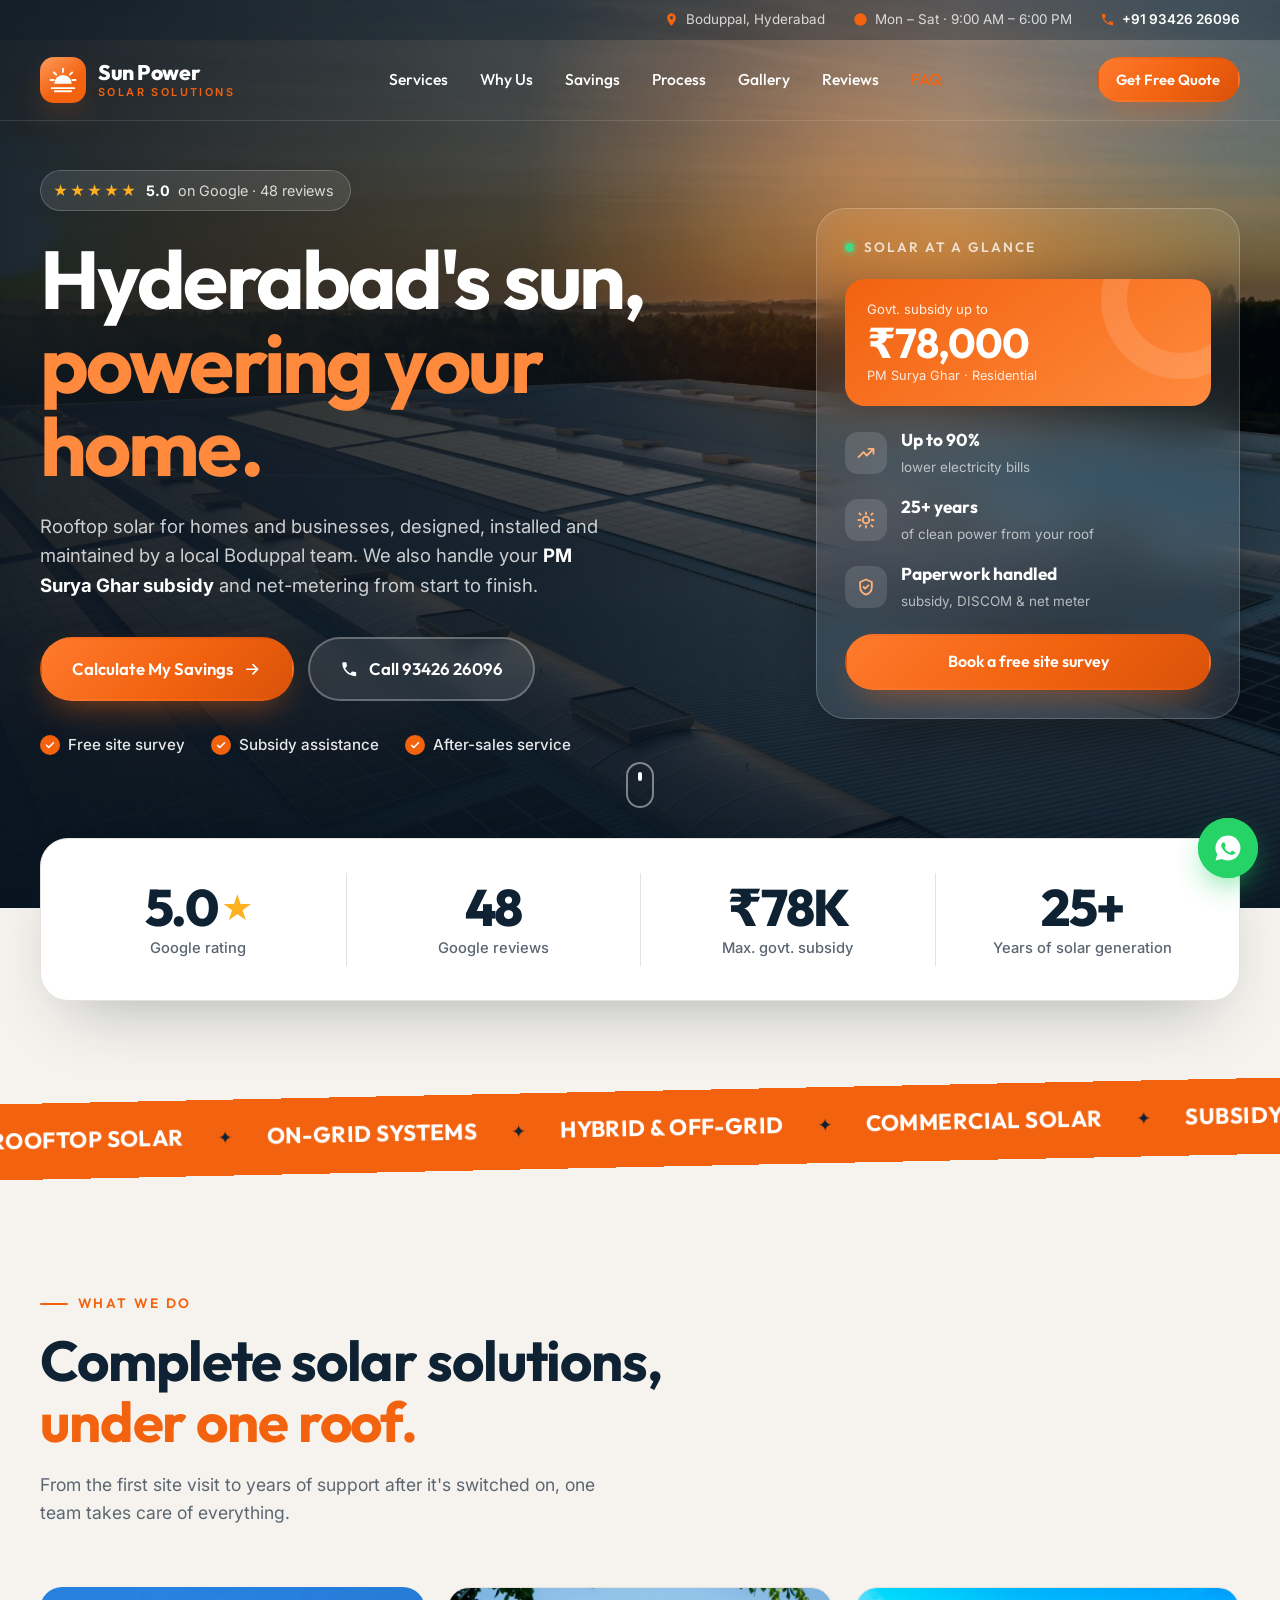
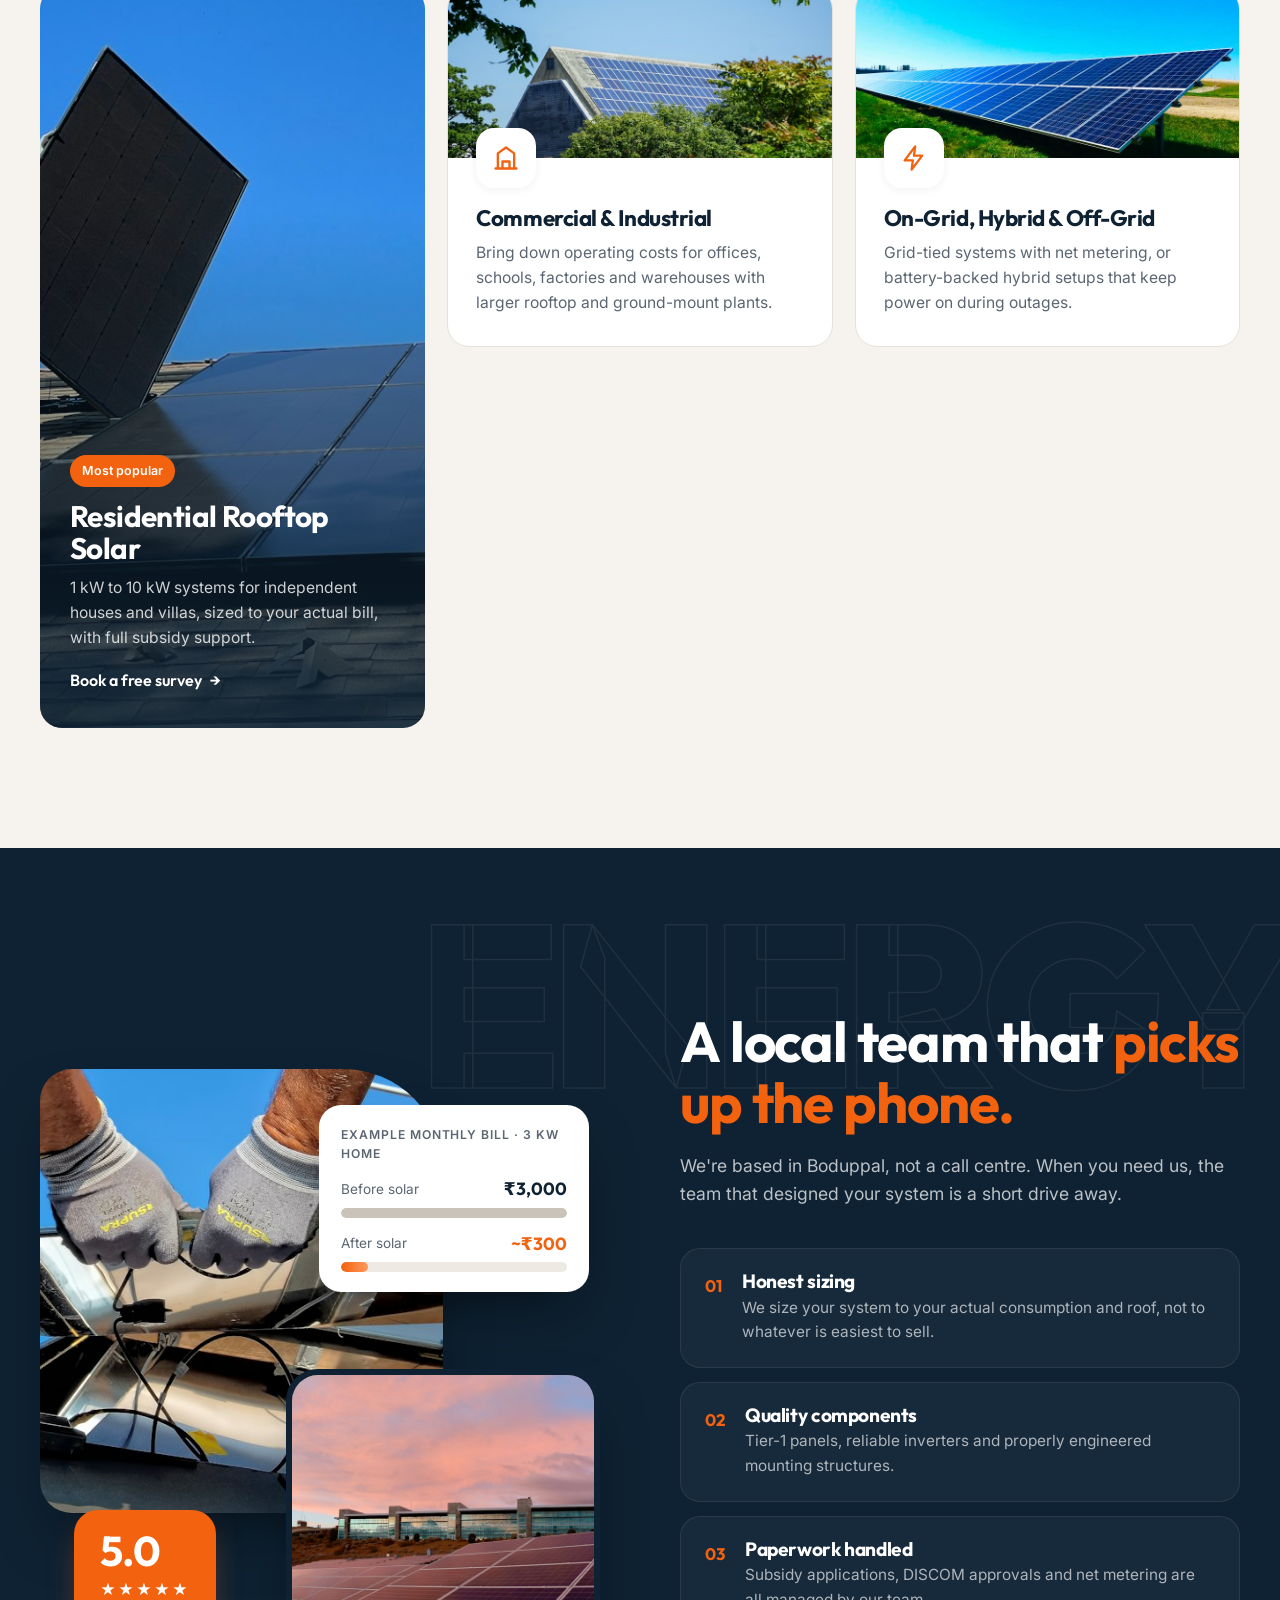
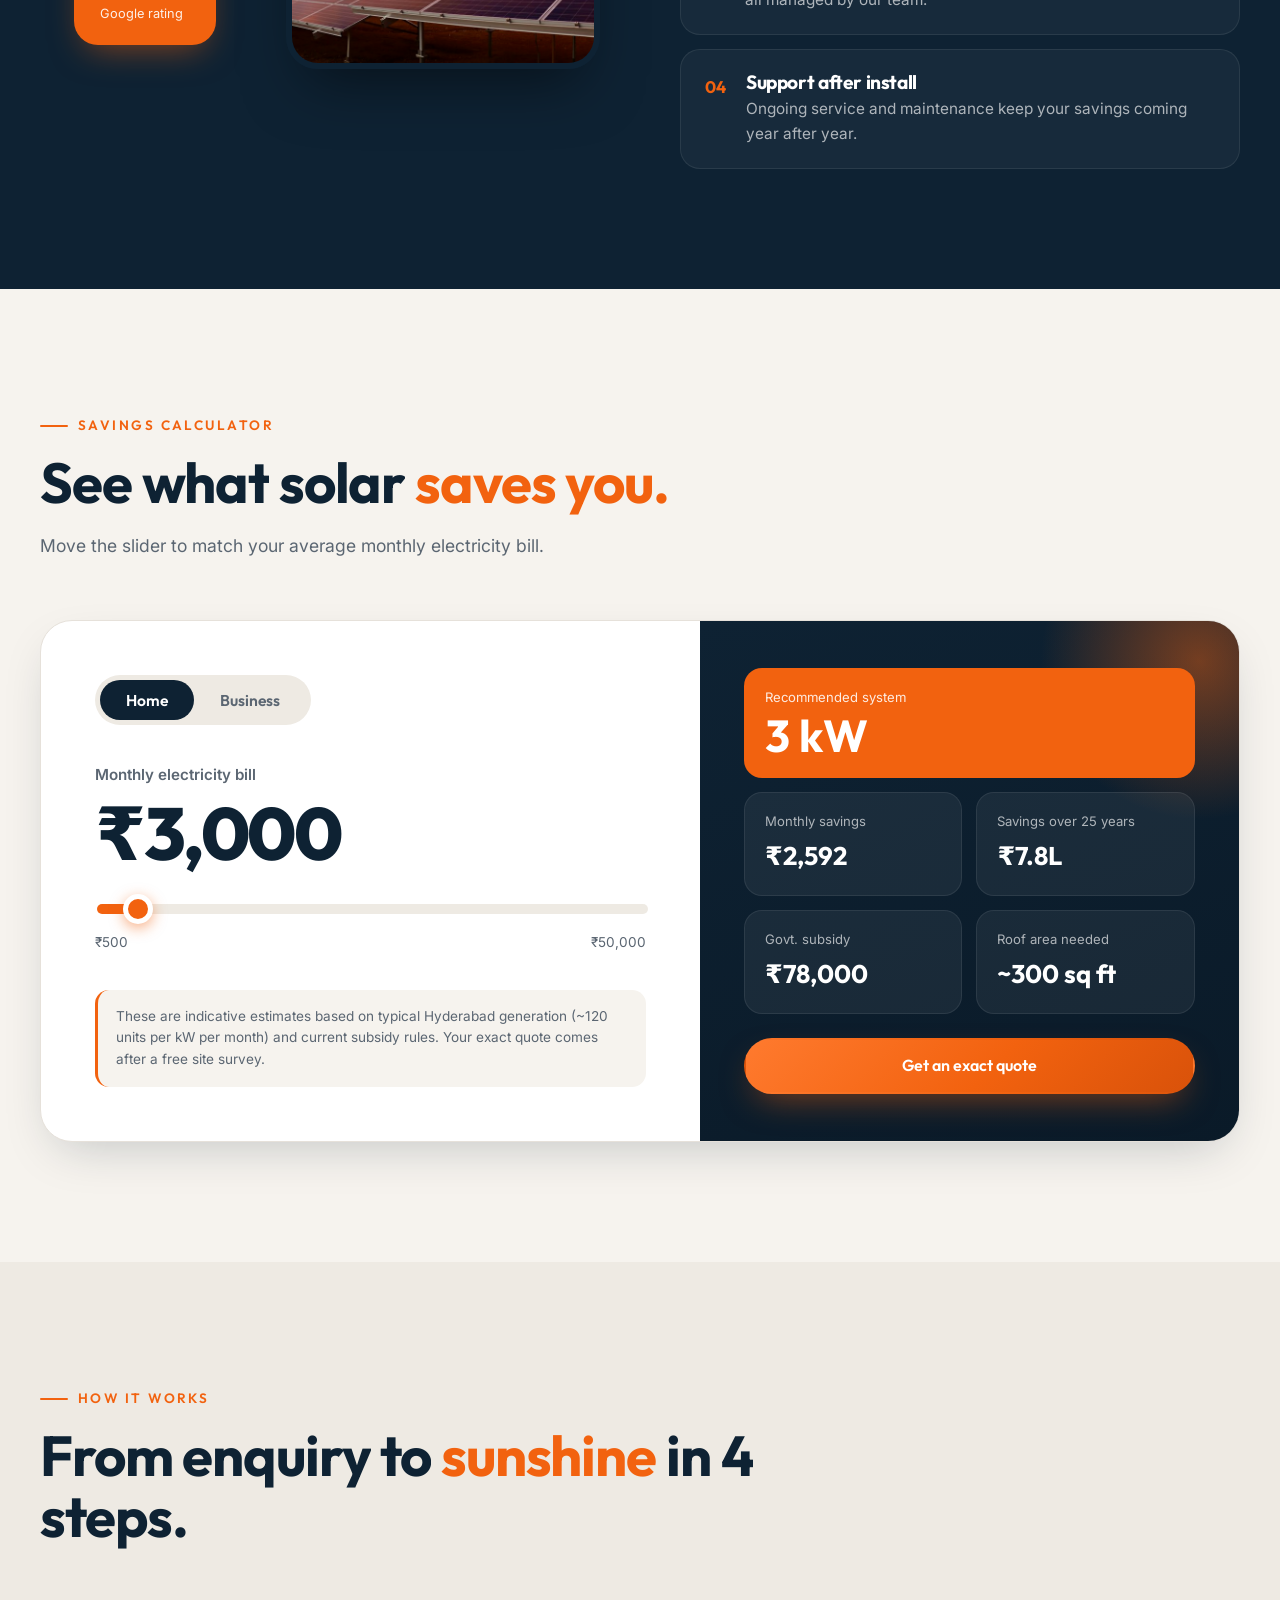
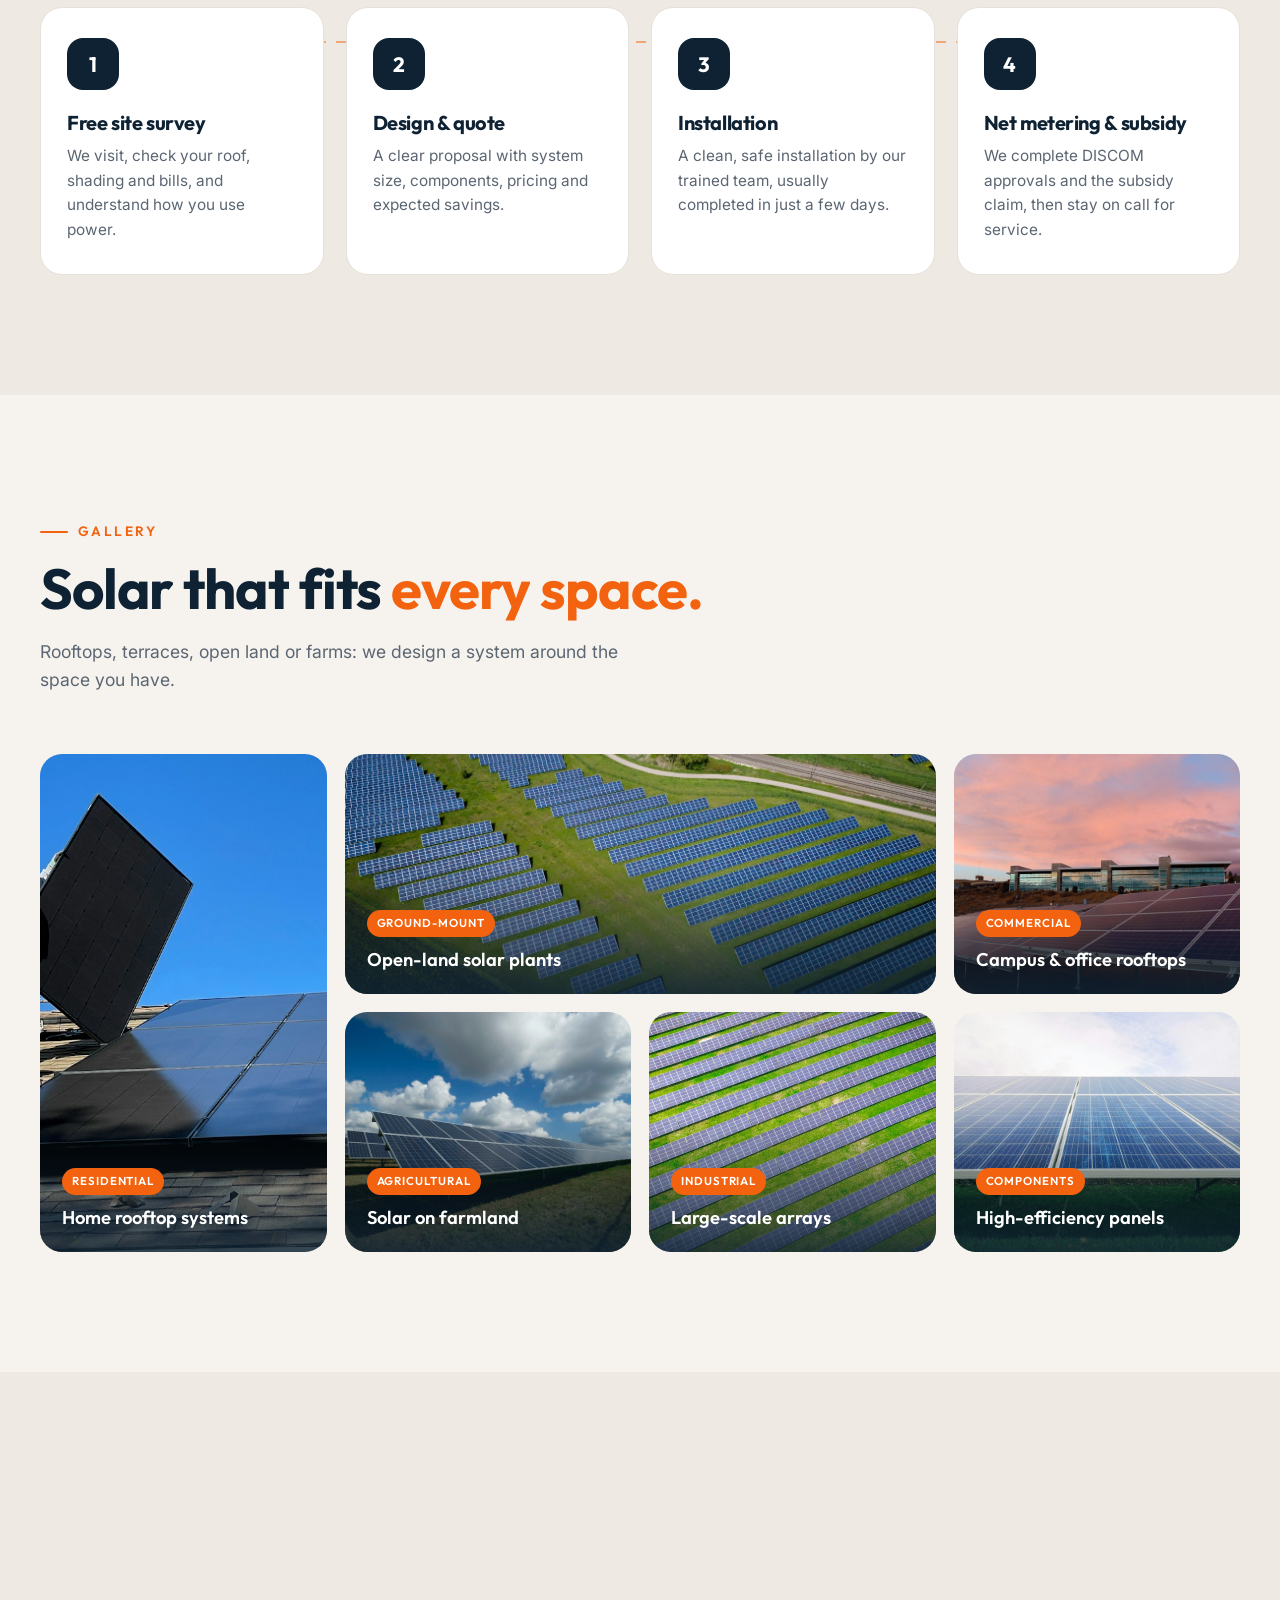
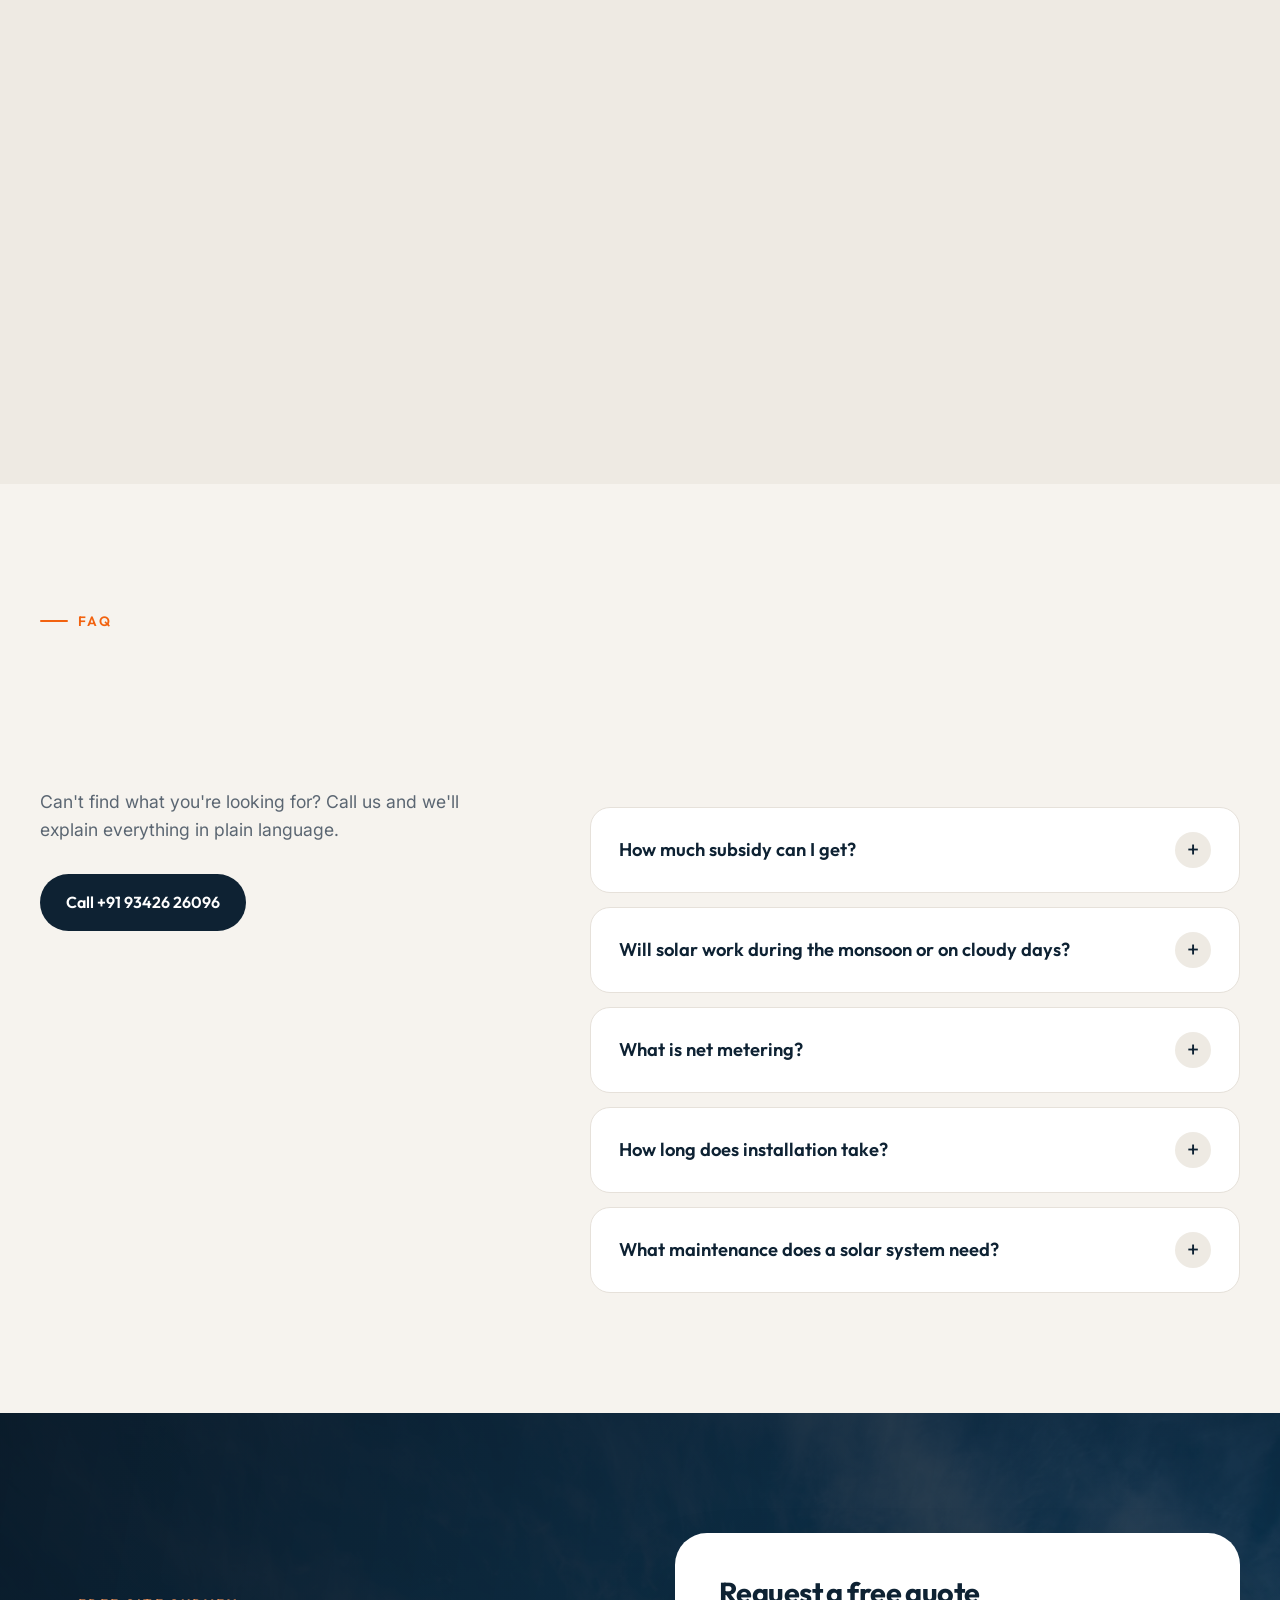
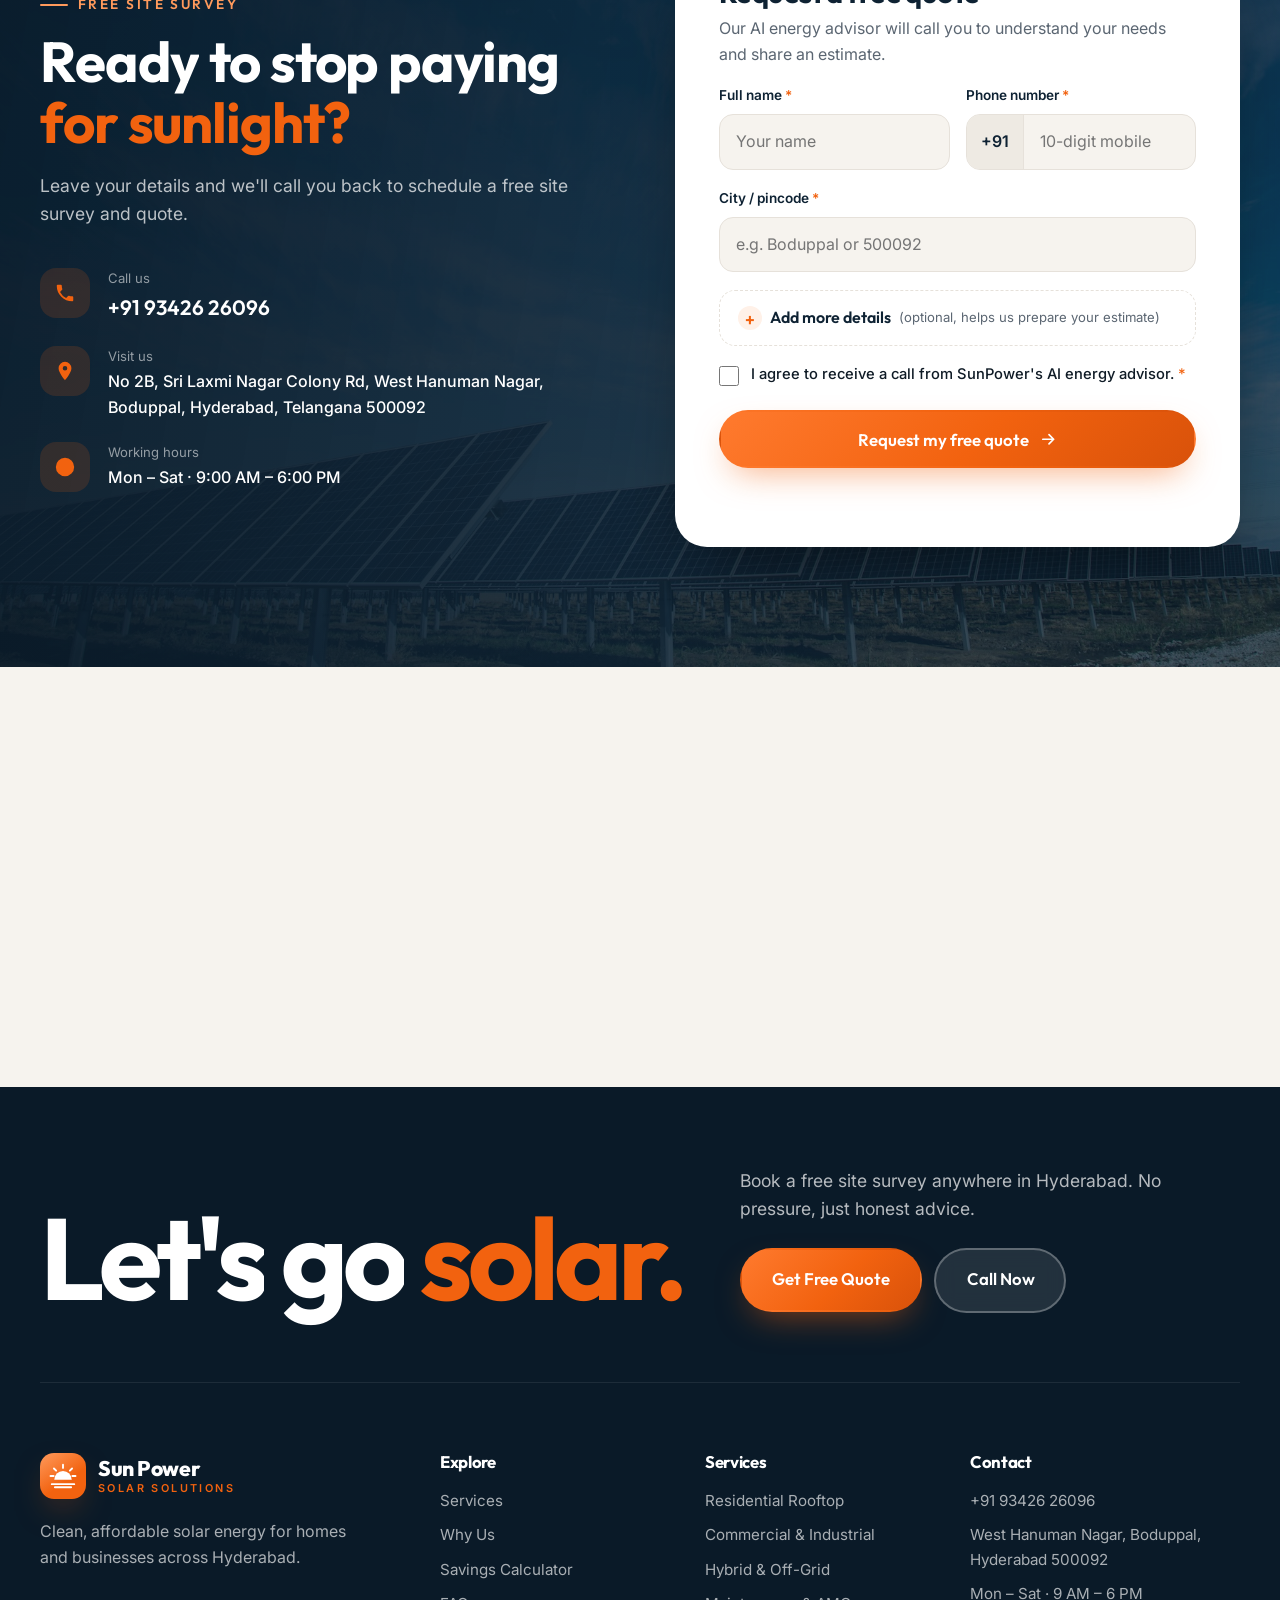
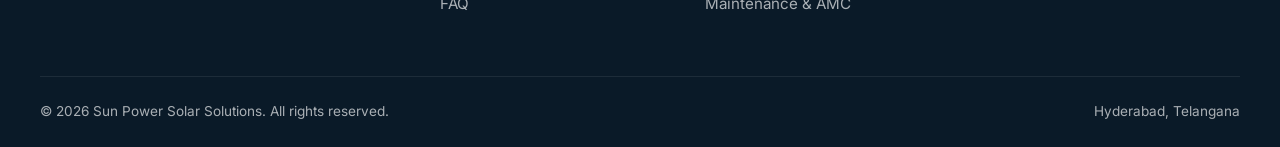
<file: index.html>
<!doctype html>
<html lang="en">
<head>
  <meta charset="utf-8">
  <meta name="viewport" content="width=device-width, initial-scale=1">
  <title>Sun Power Solar Solutions | Rooftop Solar in Hyderabad</title>
  <meta name="description" content="Sun Power Solar Solutions, Boduppal, Hyderabad. Rooftop solar for homes and businesses, PM Surya Ghar subsidy assistance, installation and maintenance. Rated 5.0 on Google.">
  <meta name="theme-color" content="#0E2233">
  <link rel="icon" href="data:image/svg+xml,%3Csvg xmlns='http://www.w3.org/2000/svg' viewBox='0 0 64 64'%3E%3Crect width='64' height='64' rx='14' fill='%23F2620F'/%3E%3Cpath d='M14 40a18 18 0 0 1 36 0z' fill='%23fff'/%3E%3Cpath d='M10 46h44' stroke='%23fff' stroke-width='4' stroke-linecap='round'/%3E%3C/svg%3E">
  <link rel="preconnect" href="https://fonts.googleapis.com">
  <link rel="preconnect" href="https://fonts.gstatic.com" crossorigin>
  <link href="https://fonts.googleapis.com/css2?family=Outfit:wght@300;400;500;600;700;800&family=Inter:wght@400;500;600&display=swap" rel="stylesheet">
  <link rel="stylesheet" href="styles.css?v=3">
</head>
<body>

  <!-- Preloader -->
  <div class="preloader" id="preloader" aria-hidden="true">
    <div class="preloader__sun"><span></span></div>
    <div class="preloader__word">Sun Power</div>
  </div>
  <div class="progress" id="progress" aria-hidden="true"></div>

  <div class="site-header is-top" id="header">
    <!-- Top bar -->
    <div class="topbar">
      <div class="container topbar__inner">
        <span class="topbar__item">
          <svg viewBox="0 0 24 24" aria-hidden="true"><path d="M12 2a7 7 0 0 0-7 7c0 5.2 7 13 7 13s7-7.8 7-13a7 7 0 0 0-7-7zm0 9.5A2.5 2.5 0 1 1 12 6.5a2.5 2.5 0 0 1 0 5z"/></svg>
          Boduppal, Hyderabad
        </span>
        <span class="topbar__item">
          <svg viewBox="0 0 24 24" aria-hidden="true"><path d="M12 2a10 10 0 1 0 0 20 10 10 0 0 0 0-20zm1 10.4V6h-2v7.6l5.2 3.1 1-1.7z"/></svg>
          Mon – Sat · 9:00 AM – 6:00 PM
        </span>
        <a class="topbar__item topbar__phone" href="tel:+919342626096">
          <svg viewBox="0 0 24 24" aria-hidden="true"><path d="M6.6 10.8a15.1 15.1 0 0 0 6.6 6.6l2.2-2.2a1 1 0 0 1 1-.25 11.4 11.4 0 0 0 3.6.57 1 1 0 0 1 1 1V20a1 1 0 0 1-1 1A17 17 0 0 1 3 4a1 1 0 0 1 1-1h3.5a1 1 0 0 1 1 1c0 1.25.2 2.45.57 3.57a1 1 0 0 1-.25 1z"/></svg>
          +91 93426 26096
        </a>
      </div>
    </div>

    <!-- Header -->
    <header class="header">
      <div class="container header__inner">
        <a href="#home" class="logo" aria-label="Sun Power Solar Solutions home">
          <span class="logo__mark">
            <svg viewBox="0 0 48 48" aria-hidden="true">
              <path d="M10 30a14 14 0 0 1 28 0z" fill="currentColor"/>
              <g stroke="currentColor" stroke-width="3" stroke-linecap="round">
                <path d="M24 6v5M9.5 12l3.5 3.5M38.5 12 35 15.5M4 24h5M39 24h5"/>
                <path d="M6 37h36M11 42h26"/>
              </g>
            </svg>
          </span>
          <span class="logo__text">
            <strong>Sun Power</strong>
            <small>Solar Solutions</small>
          </span>
        </a>

        <nav class="nav" id="nav" aria-label="Primary">
          <a href="#services">Services</a>
          <a href="#why">Why Us</a>
          <a href="#calculator">Savings</a>
          <a href="#process">Process</a>
          <a href="#gallery">Gallery</a>
          <a href="#reviews">Reviews</a>
          <a href="#faq">FAQ</a>
          <a href="#contact" class="nav__cta-mobile btn btn--primary">Get Free Quote</a>
        </nav>

        <div class="header__actions">
          <a href="#contact" class="btn btn--primary btn--sm">Get Free Quote</a>
          <button class="menu-toggle" id="menuToggle" aria-label="Open menu" aria-expanded="false" aria-controls="nav">
            <span></span><span></span><span></span>
          </button>
        </div>
      </div>
    </header>
  </div>

  <main>

    <!-- Hero -->
    <section class="hero" id="home">
      <div class="hero__media" aria-hidden="true">
        <img src="images/hero-wide.jpg" alt="" data-parallax="0.25">
      </div>
      <div class="hero__shade" aria-hidden="true"></div>
      <div class="hero__glow" aria-hidden="true"></div>

      <div class="container hero__grid">
        <div class="hero__copy">
          <a href="#reviews" class="rating-pill rating-pill--glass reveal">
            <span class="stars" aria-hidden="true">★★★★★</span>
            <strong>5.0</strong> on Google · 48 reviews
          </a>
          <h1 class="hero__title" data-split>
            Hyderabad's sun,<br>
            <span class="accent">powering your home.</span>
          </h1>
          <p class="hero__lead reveal">
            Rooftop solar for homes and businesses, designed, installed and maintained by a local Boduppal team.
            We also handle your <strong>PM Surya Ghar subsidy</strong> and net-metering from start to finish.
          </p>
          <div class="hero__ctas reveal">
            <a href="#calculator" class="btn btn--primary btn--lg">
              Calculate My Savings
              <svg viewBox="0 0 24 24" aria-hidden="true"><path d="M5 12h14M13 6l6 6-6 6"/></svg>
            </a>
            <a href="tel:+919342626096" class="btn btn--glass btn--lg">
              <svg viewBox="0 0 24 24" aria-hidden="true" class="fill"><path d="M6.6 10.8a15.1 15.1 0 0 0 6.6 6.6l2.2-2.2a1 1 0 0 1 1-.25 11.4 11.4 0 0 0 3.6.57 1 1 0 0 1 1 1V20a1 1 0 0 1-1 1A17 17 0 0 1 3 4a1 1 0 0 1 1-1h3.5a1 1 0 0 1 1 1c0 1.25.2 2.45.57 3.57a1 1 0 0 1-.25 1z"/></svg>
              Call 93426 26096
            </a>
          </div>
          <ul class="hero__ticks reveal">
            <li>Free site survey</li>
            <li>Subsidy assistance</li>
            <li>After-sales service</li>
          </ul>
        </div>

        <aside class="hero-card reveal" aria-label="Solar at a glance">
          <div class="hero-card__head">
            <span class="hero-card__dot"></span>
            Solar at a glance
          </div>
          <div class="hero-card__big">
            <small>Govt. subsidy up to</small>
            <strong>₹78,000</strong>
            <span>PM Surya Ghar · Residential</span>
          </div>
          <ul class="hero-card__rows">
            <li>
              <span class="hero-card__icon"><svg viewBox="0 0 24 24" aria-hidden="true"><path d="M3 17l6-6 4 4 8-8M15 7h6v6"/></svg></span>
              <div><strong>Up to 90%</strong><small>lower electricity bills</small></div>
            </li>
            <li>
              <span class="hero-card__icon"><svg viewBox="0 0 24 24" aria-hidden="true"><path d="M12 3v2M12 19v2M4.2 4.2l1.4 1.4M18.4 18.4l1.4 1.4M3 12h2M19 12h2M4.2 19.8l1.4-1.4M18.4 5.6l1.4-1.4"/><circle cx="12" cy="12" r="4"/></svg></span>
              <div><strong>25+ years</strong><small>of clean power from your roof</small></div>
            </li>
            <li>
              <span class="hero-card__icon"><svg viewBox="0 0 24 24" aria-hidden="true"><path d="M9 12l2 2 4-4M12 3l7 3v6c0 4.5-3 8-7 9-4-1-7-4.5-7-9V6z"/></svg></span>
              <div><strong>Paperwork handled</strong><small>subsidy, DISCOM &amp; net meter</small></div>
            </li>
          </ul>
          <a href="#contact" class="btn btn--primary btn--block">Book a free site survey</a>
        </aside>
      </div>

      <a href="#stats" class="hero__scroll" aria-label="Scroll down"><span></span></a>
    </section>

    <!-- Stats -->
    <section class="stats" id="stats">
      <div class="container">
        <div class="stats__card reveal">
          <div class="stat">
            <strong><span data-count="5" data-decimals="1">5.0</span><em>★</em></strong>
            <small>Google rating</small>
          </div>
          <div class="stat">
            <strong><span data-count="48">48</span></strong>
            <small>Google reviews</small>
          </div>
          <div class="stat">
            <strong>₹<span data-count="78">78</span>K</strong>
            <small>Max. govt. subsidy</small>
          </div>
          <div class="stat">
            <strong><span data-count="25">25</span>+</strong>
            <small>Years of solar generation</small>
          </div>
        </div>
      </div>
    </section>

    <!-- Marquee -->
    <div class="marquee" aria-hidden="true">
      <div class="marquee__track">
        <span>Rooftop Solar</span><i>✦</i><span>On-Grid Systems</span><i>✦</i><span>Hybrid &amp; Off-Grid</span><i>✦</i><span>Commercial Solar</span><i>✦</i><span>Subsidy Assistance</span><i>✦</i><span>Net Metering</span><i>✦</i><span>Maintenance &amp; AMC</span><i>✦</i>
        <span>Rooftop Solar</span><i>✦</i><span>On-Grid Systems</span><i>✦</i><span>Hybrid &amp; Off-Grid</span><i>✦</i><span>Commercial Solar</span><i>✦</i><span>Subsidy Assistance</span><i>✦</i><span>Net Metering</span><i>✦</i><span>Maintenance &amp; AMC</span><i>✦</i>
      </div>
    </div>

    <!-- Services -->
    <section class="section" id="services">
      <div class="container">
        <div class="section-head reveal">
          <span class="eyebrow">What we do</span>
          <h2 class="section-title">Complete solar solutions,<br><span class="accent">under one roof.</span></h2>
          <p class="section-lead">From the first site visit to years of support after it's switched on, one team takes care of everything.</p>
        </div>

        <div class="services">
          <article class="service service--feature reveal">
            <img src="images/residential-install.jpg" alt="Technician installing a solar panel on a home rooftop" loading="lazy">
            <div class="service__overlay">
              <span class="service__tag">Most popular</span>
              <h3>Residential Rooftop Solar</h3>
              <p>1 kW to 10 kW systems for independent houses and villas, sized to your actual bill, with full subsidy support.</p>
              <a href="#contact" class="link-arrow link-arrow--light">Book a free survey</a>
            </div>
          </article>

          <article class="service service--img reveal">
            <div class="service__media"><img src="images/commercial-roof.jpg" alt="Building with a solar panel roof" loading="lazy"></div>
            <div class="service__body">
              <div class="service__icon">
                <svg viewBox="0 0 24 24" aria-hidden="true"><path d="M3 21h18M5 21V8l7-5 7 5v13M9 21v-6h6v6"/></svg>
              </div>
              <h3>Commercial &amp; Industrial</h3>
              <p>Bring down operating costs for offices, schools, factories and warehouses with larger rooftop and ground-mount plants.</p>
            </div>
          </article>

          <article class="service service--img reveal">
            <div class="service__media"><img src="images/panels-blue-sky.jpg" alt="Solar panels under a clear blue sky" loading="lazy"></div>
            <div class="service__body">
              <div class="service__icon">
                <svg viewBox="0 0 24 24" aria-hidden="true"><path d="M13 2 4 14h7l-1 8 9-12h-7z"/></svg>
              </div>
              <h3>On-Grid, Hybrid &amp; Off-Grid</h3>
              <p>Grid-tied systems with net metering, or battery-backed hybrid setups that keep power on during outages.</p>
            </div>
          </article>

          <article class="service service--img reveal">
            <div class="service__media"><img src="images/consultation.jpg" alt="Solar consultant explaining a proposal to a customer" loading="lazy"></div>
            <div class="service__body">
              <div class="service__icon">
                <svg viewBox="0 0 24 24" aria-hidden="true"><path d="M9 12l2 2 4-4M12 3l7 3v6c0 4.5-3 8-7 9-4-1-7-4.5-7-9V6z"/></svg>
              </div>
              <h3>Subsidy &amp; Net Metering</h3>
              <p>We handle PM Surya Ghar registration, DISCOM approvals and net-meter installation, so you don't have to.</p>
            </div>
          </article>

          <article class="service service--img reveal">
            <div class="service__media"><img src="images/panel-closeup.jpg" alt="Close-up of clean solar panels" loading="lazy"></div>
            <div class="service__body">
              <div class="service__icon">
                <svg viewBox="0 0 24 24" aria-hidden="true"><path d="M14.7 6.3a4 4 0 0 0-5.4 5.4L3 18l3 3 6.3-6.3a4 4 0 0 0 5.4-5.4l-2.5 2.5-2.4-.6-.6-2.4z"/></svg>
              </div>
              <h3>Maintenance &amp; AMC</h3>
              <p>Panel cleaning, health checks and quick repairs that keep your system generating at its best for years.</p>
            </div>
          </article>
        </div>
      </div>
    </section>

    <!-- Why us -->
    <section class="section section--dark" id="why">
      <div class="why__bgword" aria-hidden="true">ENERGY</div>
      <div class="container why">
        <div class="why__media reveal">
          <div class="why__img why__img--a">
            <img src="images/technician-wiring.jpg" alt="Technician wiring a solar panel" loading="lazy">
          </div>
          <div class="why__img why__img--b">
            <img src="images/commercial-sunset.jpg" alt="Solar installation at sunset" loading="lazy">
          </div>
          <div class="why__badge">
            <strong>5.0</strong>
            <span class="stars" aria-hidden="true">★★★★★</span>
            <small>Google rating</small>
          </div>
          <div class="bill-card">
            <span class="bill-card__title">Example monthly bill · 3 kW home</span>
            <div class="bill-card__row">
              <span>Before solar</span>
              <div class="bill-card__bar"><i style="--w:100%"></i></div>
              <strong>₹3,000</strong>
            </div>
            <div class="bill-card__row bill-card__row--after">
              <span>After solar</span>
              <div class="bill-card__bar"><i style="--w:12%"></i></div>
              <strong>~₹300</strong>
            </div>
          </div>
        </div>

        <div class="why__copy">
          <span class="eyebrow eyebrow--light reveal">Why Sun Power</span>
          <h2 class="section-title section-title--light reveal">A local team that <span class="accent">picks up the phone.</span></h2>
          <p class="section-lead section-lead--light reveal">We're based in Boduppal, not a call centre. When you need us, the team that designed your system is a short drive away.</p>

          <ul class="why__list">
            <li class="reveal">
              <span class="why__num">01</span>
              <div>
                <h3>Honest sizing</h3>
                <p>We size your system to your actual consumption and roof, not to whatever is easiest to sell.</p>
              </div>
            </li>
            <li class="reveal">
              <span class="why__num">02</span>
              <div>
                <h3>Quality components</h3>
                <p>Tier-1 panels, reliable inverters and properly engineered mounting structures.</p>
              </div>
            </li>
            <li class="reveal">
              <span class="why__num">03</span>
              <div>
                <h3>Paperwork handled</h3>
                <p>Subsidy applications, DISCOM approvals and net metering are all managed by our team.</p>
              </div>
            </li>
            <li class="reveal">
              <span class="why__num">04</span>
              <div>
                <h3>Support after install</h3>
                <p>Ongoing service and maintenance keep your savings coming year after year.</p>
              </div>
            </li>
          </ul>
        </div>
      </div>
    </section>

    <!-- Calculator -->
    <section class="section" id="calculator">
      <div class="container">
        <div class="section-head reveal">
          <span class="eyebrow">Savings calculator</span>
          <h2 class="section-title">See what solar <span class="accent">saves you.</span></h2>
          <p class="section-lead">Move the slider to match your average monthly electricity bill.</p>
        </div>

        <div class="calc reveal">
          <div class="calc__inputs">
            <div class="calc__type" role="tablist" aria-label="Property type">
              <button class="is-active" data-type="home" role="tab" aria-selected="true">Home</button>
              <button data-type="business" role="tab" aria-selected="false">Business</button>
            </div>

            <label class="calc__label" for="billRange">Monthly electricity bill</label>
            <div class="calc__bill">₹<span id="billValue">3,000</span></div>
            <input type="range" id="billRange" min="500" max="50000" step="500" value="3000">
            <div class="calc__scale"><span>₹500</span><span>₹50,000</span></div>

            <p class="calc__disclaimer">
              These are indicative estimates based on typical Hyderabad generation (~120 units per kW per month) and current subsidy rules.
              Your exact quote comes after a free site survey.
            </p>
          </div>

          <div class="calc__results">
            <div class="result result--main">
              <span>Recommended system</span>
              <strong><span id="rSize">3</span> kW</strong>
            </div>
            <div class="result">
              <span>Monthly savings</span>
              <strong>₹<span id="rMonthly">2,700</span></strong>
            </div>
            <div class="result">
              <span>Savings over 25 years</span>
              <strong>₹<span id="rLife">8.1L</span></strong>
            </div>
            <div class="result" id="subsidyBox">
              <span>Govt. subsidy</span>
              <strong>₹<span id="rSubsidy">78,000</span></strong>
            </div>
            <div class="result">
              <span>Roof area needed</span>
              <strong>~<span id="rArea">300</span> sq ft</strong>
            </div>
            <a href="#contact" class="btn btn--primary btn--block" id="calcCta">Get an exact quote</a>
          </div>
        </div>
      </div>
    </section>

    <!-- Process -->
    <section class="section section--tint" id="process">
      <div class="container">
        <div class="section-head reveal">
          <span class="eyebrow">How it works</span>
          <h2 class="section-title">From enquiry to <span class="accent">sunshine</span> in 4 steps.</h2>
        </div>

        <ol class="steps">
          <li class="step reveal">
            <span class="step__num">1</span>
            <h3>Free site survey</h3>
            <p>We visit, check your roof, shading and bills, and understand how you use power.</p>
          </li>
          <li class="step reveal">
            <span class="step__num">2</span>
            <h3>Design &amp; quote</h3>
            <p>A clear proposal with system size, components, pricing and expected savings.</p>
          </li>
          <li class="step reveal">
            <span class="step__num">3</span>
            <h3>Installation</h3>
            <p>A clean, safe installation by our trained team, usually completed in just a few days.</p>
          </li>
          <li class="step reveal">
            <span class="step__num">4</span>
            <h3>Net metering &amp; subsidy</h3>
            <p>We complete DISCOM approvals and the subsidy claim, then stay on call for service.</p>
          </li>
        </ol>
      </div>
    </section>

    <!-- Gallery -->
    <section class="section" id="gallery">
      <div class="container">
        <div class="section-head reveal">
          <span class="eyebrow">Gallery</span>
          <h2 class="section-title">Solar that fits <span class="accent">every space.</span></h2>
          <p class="section-lead">Rooftops, terraces, open land or farms: we design a system around the space you have.</p>
        </div>

        <div class="gallery">
          <figure class="gallery__item gallery__item--tall reveal">
            <img src="images/residential-install.jpg" alt="Installer fitting a panel on a residential roof" loading="lazy">
            <figcaption><span>Residential</span>Home rooftop systems</figcaption>
          </figure>
          <figure class="gallery__item gallery__item--wide reveal">
            <img src="images/ground-mount-aerial.jpg" alt="Aerial view of a large ground-mounted solar plant" loading="lazy">
            <figcaption><span>Ground-mount</span>Open-land solar plants</figcaption>
          </figure>
          <figure class="gallery__item reveal">
            <img src="images/commercial-sunset.jpg" alt="Solar installation at a commercial campus at sunset" loading="lazy">
            <figcaption><span>Commercial</span>Campus &amp; office rooftops</figcaption>
          </figure>
          <figure class="gallery__item reveal">
            <img src="images/farmland-solar.jpg" alt="Rows of solar panels on farmland" loading="lazy">
            <figcaption><span>Agricultural</span>Solar on farmland</figcaption>
          </figure>
          <figure class="gallery__item reveal">
            <img src="images/industrial-arrays.jpg" alt="Aerial view of long rows of solar panels" loading="lazy">
            <figcaption><span>Industrial</span>Large-scale arrays</figcaption>
          </figure>
          <figure class="gallery__item reveal">
            <img src="images/high-efficiency-panels.jpg" alt="Close-up of high-efficiency solar panels" loading="lazy">
            <figcaption><span>Components</span>High-efficiency panels</figcaption>
          </figure>
        </div>
      </div>
    </section>

    <!-- Reviews -->
    <section class="section section--tint" id="reviews">
      <div class="container">
        <div class="reviews-head reveal">
          <div>
            <span class="eyebrow">Customer love</span>
            <h2 class="section-title">Rated <span class="accent">5.0</span> by our customers.</h2>
          </div>
          <div class="google-score">
            <svg viewBox="0 0 48 48" aria-hidden="true" class="google-g"><path fill="#FFC107" d="M43.6 20.5H42V20H24v8h11.3C33.7 32.7 29.2 36 24 36c-6.6 0-12-5.4-12-12s5.4-12 12-12c3 0 5.8 1.1 7.9 3l5.7-5.7C34 6.1 29.3 4 24 4 12.9 4 4 12.9 4 24s8.9 20 20 20 20-8.9 20-20c0-1.3-.1-2.4-.4-3.5z"/><path fill="#FF3D00" d="m6.3 14.7 6.6 4.8C14.7 15.1 19 12 24 12c3 0 5.8 1.1 7.9 3l5.7-5.7C34 6.1 29.3 4 24 4 16.3 4 9.7 8.3 6.3 14.7z"/><path fill="#4CAF50" d="M24 44c5.2 0 9.9-2 13.4-5.2l-6.2-5.2C29.2 35.1 26.7 36 24 36c-5.2 0-9.6-3.3-11.3-8l-6.5 5C9.5 39.6 16.2 44 24 44z"/><path fill="#1976D2" d="M43.6 20.5H42V20H24v8h11.3c-.8 2.2-2.2 4.2-4.1 5.6l6.2 5.2C37 39.2 44 34 44 24c0-1.3-.1-2.4-.4-3.5z"/></svg>
            <div>
              <strong>5.0 <span class="stars">★★★★★</span></strong>
              <small>Based on 48 Google reviews</small>
            </div>
          </div>
        </div>

        <div class="reviews">
          <figure class="review reveal">
            <span class="review__quote" aria-hidden="true">“</span>
            <blockquote>Excellent service and professional work by the team.</blockquote>
            <figcaption>
              <span class="avatar">VK</span>
              <span><strong>Vinod Kavali</strong><small>Google review</small></span>
            </figcaption>
          </figure>
          <figure class="review review--accent reveal">
            <span class="review__quote" aria-hidden="true">“</span>
            <blockquote>Their commitment to quality and customer satisfaction is truly commendable.</blockquote>
            <figcaption>
              <span class="avatar">RY</span>
              <span><strong>Rajashekhar Yadav</strong><small>Google review</small></span>
            </figcaption>
          </figure>
          <figure class="review reveal">
            <span class="review__quote" aria-hidden="true">“</span>
            <blockquote>Fantastic experience from start to finish!</blockquote>
            <figcaption>
              <span class="avatar">PC</span>
              <span><strong>Prasad Chinta</strong><small>Google review</small></span>
            </figcaption>
          </figure>
        </div>
      </div>
    </section>

    <!-- FAQ -->
    <section class="section" id="faq">
      <div class="container faq">
        <div class="faq__intro reveal">
          <span class="eyebrow">FAQ</span>
          <h2 class="section-title">Questions, <span class="accent">answered.</span></h2>
          <p class="section-lead">Can't find what you're looking for? Call us and we'll explain everything in plain language.</p>
          <a href="tel:+919342626096" class="btn btn--dark">Call +91 93426 26096</a>
        </div>

        <div class="faq__list">
          <details class="reveal" open>
            <summary>How much does a rooftop solar system cost?</summary>
            <p>It depends on system size, components and your roof. A typical home system is 2–5 kW. After the PM Surya Ghar subsidy, the cost to you drops considerably. We'll give you an exact, itemised quote after a free site survey.</p>
          </details>
          <details class="reveal">
            <summary>How much subsidy can I get?</summary>
            <p>Under PM Surya Ghar Muft Bijli Yojana, residential homes can get ₹30,000 per kW for the first 2 kW and ₹18,000 for the 3rd kW, up to a maximum of ₹78,000. We handle the application for you.</p>
          </details>
          <details class="reveal">
            <summary>Will solar work during the monsoon or on cloudy days?</summary>
            <p>Yes. Panels still generate on cloudy days, just less than in full sun. Hyderabad gets strong sunshine for most of the year, so your annual savings stay high.</p>
          </details>
          <details class="reveal">
            <summary>What is net metering?</summary>
            <p>Net metering lets you export extra solar power to the grid and get credit for it on your bill. We arrange the bi-directional meter and DISCOM approvals.</p>
          </details>
          <details class="reveal">
            <summary>How long does installation take?</summary>
            <p>Most home installations are finished within a few days of the material reaching your site. Approvals and net-meter installation follow DISCOM timelines, and we track them for you.</p>
          </details>
          <details class="reveal">
            <summary>What maintenance does a solar system need?</summary>
            <p>Very little. Clean the panels regularly to remove dust and get an occasional health check. We offer maintenance plans so you never have to think about it.</p>
          </details>
        </div>
      </div>
    </section>

    <!-- Contact / CTA -->
    <section class="cta" id="contact">
      <div class="cta__bg" aria-hidden="true"></div>
      <div class="container cta__grid">
        <div class="cta__copy reveal">
          <span class="eyebrow eyebrow--light">Free site survey</span>
          <h2 class="section-title section-title--light">Ready to stop paying <span class="accent">for sunlight?</span></h2>
          <p class="section-lead section-lead--light">Leave your details and we'll call you back to schedule a free site survey and quote.</p>

          <ul class="contact-list">
            <li>
              <span class="contact-list__icon"><svg viewBox="0 0 24 24" aria-hidden="true"><path d="M6.6 10.8a15.1 15.1 0 0 0 6.6 6.6l2.2-2.2a1 1 0 0 1 1-.25 11.4 11.4 0 0 0 3.6.57 1 1 0 0 1 1 1V20a1 1 0 0 1-1 1A17 17 0 0 1 3 4a1 1 0 0 1 1-1h3.5a1 1 0 0 1 1 1c0 1.25.2 2.45.57 3.57a1 1 0 0 1-.25 1z"/></svg></span>
              <div><small>Call us</small><a href="tel:+919342626096">+91 93426 26096</a></div>
            </li>
            <li>
              <span class="contact-list__icon"><svg viewBox="0 0 24 24" aria-hidden="true"><path d="M12 2a7 7 0 0 0-7 7c0 5.2 7 13 7 13s7-7.8 7-13a7 7 0 0 0-7-7zm0 9.5A2.5 2.5 0 1 1 12 6.5a2.5 2.5 0 0 1 0 5z"/></svg></span>
              <div><small>Visit us</small><span>No 2B, Sri Laxmi Nagar Colony Rd, West Hanuman Nagar, Boduppal, Hyderabad, Telangana 500092</span></div>
            </li>
            <li>
              <span class="contact-list__icon"><svg viewBox="0 0 24 24" aria-hidden="true"><path d="M12 2a10 10 0 1 0 0 20 10 10 0 0 0 0-20zm1 10.4V6h-2v7.6l5.2 3.1 1-1.7z"/></svg></span>
              <div><small>Working hours</small><span>Mon – Sat · 9:00 AM – 6:00 PM</span></div>
            </li>
          </ul>
        </div>

        <form class="form reveal" id="leadForm" novalidate>
          <h3>Request a free quote</h3>
          <p class="form__sub">Our AI energy advisor will call you to understand your needs and share an estimate.</p>

          <div class="form__row">
            <label>
              <span>Full name <em>*</em></span>
              <input type="text" name="name" required autocomplete="name" placeholder="Your name">
            </label>
            <label>
              <span>Phone number <em>*</em></span>
              <div class="phone-input">
                <span class="phone-input__code">+91</span>
                <input type="tel" name="phone" required autocomplete="tel-national" inputmode="numeric" placeholder="10-digit mobile">
              </div>
            </label>
          </div>

          <label>
            <span>City / pincode <em>*</em></span>
            <input type="text" name="location" required autocomplete="postal-code" placeholder="e.g. Boduppal or 500092">
          </label>

          <details class="form__more">
            <summary>Add more details <small>(optional, helps us prepare your estimate)</small></summary>
            <div class="form__more-body">
              <label>
                <span>Full address</span>
                <input type="text" name="address" autocomplete="street-address" maxlength="300" placeholder="House no, street, area">
              </label>
              <label>
                <span>Email</span>
                <input type="email" name="email" autocomplete="email" placeholder="For your estimate and quote PDF">
              </label>

              <fieldset class="chips">
                <legend>Property type</legend>
                <label><input type="radio" name="property" value="Home"><span>Home</span></label>
                <label><input type="radio" name="property" value="Shop"><span>Shop</span></label>
                <label><input type="radio" name="property" value="Factory"><span>Factory</span></label>
              </fieldset>

              <fieldset class="chips">
                <legend>Monthly electricity bill</legend>
                <label><input type="radio" name="bill" value="Below ₹2,000"><span>&lt; ₹2k</span></label>
                <label><input type="radio" name="bill" value="₹2,000 – ₹4,000"><span>₹2–4k</span></label>
                <label><input type="radio" name="bill" value="₹4,000 – ₹6,000"><span>₹4–6k</span></label>
                <label><input type="radio" name="bill" value="Above ₹6,000"><span>₹6k+</span></label>
              </fieldset>

              <fieldset class="chips">
                <legend>System size</legend>
                <label><input type="radio" name="size" value="1 kW"><span>1 kW</span></label>
                <label><input type="radio" name="size" value="2 kW"><span>2 kW</span></label>
                <label><input type="radio" name="size" value="3 kW"><span>3 kW</span></label>
                <label><input type="radio" name="size" value="4 kW"><span>4 kW</span></label>
                <label><input type="radio" name="size" value="5 kW"><span>5 kW</span></label>
                <label><input type="radio" name="size" value="Not sure"><span>Not sure</span></label>
              </fieldset>

              <fieldset class="chips">
                <legend>System type</legend>
                <label><input type="radio" name="system" value="On-Grid"><span>On-Grid</span></label>
                <label><input type="radio" name="system" value="Off-Grid (battery)"><span>Off-Grid (battery)</span></label>
                <label><input type="radio" name="system" value="Not sure"><span>Not sure</span></label>
              </fieldset>

              <fieldset class="chips">
                <legend>Want subsidy?</legend>
                <label><input type="radio" name="subsidy" value="Yes"><span>Yes</span></label>
                <label><input type="radio" name="subsidy" value="No"><span>No</span></label>
                <label><input type="radio" name="subsidy" value="Not sure"><span>Not sure</span></label>
              </fieldset>

              <fieldset class="chips">
                <legend>Preferred call time</legend>
                <label><input type="radio" name="callTime" value="Call me now"><span>Call me now</span></label>
                <label><input type="radio" name="callTime" value="Later today"><span>Later today</span></label>
                <label><input type="radio" name="callTime" value="Tomorrow"><span>Tomorrow</span></label>
              </fieldset>
            </div>
          </details>

          <div class="hp" aria-hidden="true">
            <input type="text" name="sp_check" tabindex="-1" autocomplete="one-time-code" aria-label="Leave empty">
          </div>

          <label class="consent">
            <input type="checkbox" name="consent" required>
            <span>I agree to receive a call from SunPower's AI energy advisor. <em>*</em></span>
          </label>

          <button type="submit" class="btn btn--primary btn--block btn--lg">
            Request my free quote
            <svg viewBox="0 0 24 24" aria-hidden="true"><path d="M5 12h14M13 6l6 6-6 6"/></svg>
          </button>
          <p class="form__note" id="formNote" role="status"></p>

          <div class="form__success" id="formSuccess" tabindex="-1" hidden>
            <svg class="tick" viewBox="0 0 72 72" aria-hidden="true">
              <circle class="tick__circle" cx="36" cy="36" r="32"/>
              <path class="tick__mark" d="M22 37l9 9 19-20"/>
            </svg>
            <h3>Thank you, <span id="successName"></span>!</h3>
            <p class="form__success-lead">Your request has been received. Our AI energy advisor will call you <strong id="successWhen">shortly</strong> on <strong id="successPhone"></strong>.</p>

            <ol class="next-steps">
              <li><span>1</span><div><strong>Advisor call</strong><small>A quick chat about your bill, roof and needs</small></div></li>
              <li><span>2</span><div><strong>Free site survey</strong><small>We visit to check your roof and shading</small></div></li>
              <li><span>3</span><div><strong>Your quote</strong><small>System size, price, savings and subsidy</small></div></li>
            </ol>

            <div class="form__success-actions">
              <a class="btn btn--primary" href="https://wa.me/919342626096" target="_blank" rel="noopener">Chat on WhatsApp</a>
              <button type="button" class="btn btn--ghost" id="formAgain">Submit another request</button>
            </div>
            <p class="form__success-note">Can't wait? Call us on <a href="tel:+919342626096">+91 93426 26096</a></p>
          </div>
        </form>
      </div>
    </section>

    <!-- Map -->
    <section class="map">
      <iframe
        title="Sun Power Solar Solutions location"
        src="https://www.google.com/maps?q=Sun+Power+Solar+Solutions,+Sri+Laxmi+Nagar+Colony+Rd,+West+Hanuman+Nagar,+Boduppal,+Hyderabad+500092&output=embed"
        loading="lazy" referrerpolicy="no-referrer-when-downgrade"></iframe>
    </section>
  </main>

  <!-- Footer -->
  <footer class="footer">
    <div class="container footer__cta">
      <h2 class="footer__big" data-split>Let's go <span class="accent">solar.</span></h2>
      <div class="footer__cta-side">
        <p>Book a free site survey anywhere in Hyderabad. No pressure, just honest advice.</p>
        <div class="footer__cta-btns">
          <a href="#contact" class="btn btn--primary btn--lg">Get Free Quote</a>
          <a href="tel:+919342626096" class="btn btn--glass btn--lg">Call Now</a>
        </div>
      </div>
    </div>
    <div class="container footer__grid">
      <div class="footer__brand">
        <a href="#home" class="logo logo--light">
          <span class="logo__mark">
            <svg viewBox="0 0 48 48" aria-hidden="true">
              <path d="M10 30a14 14 0 0 1 28 0z" fill="currentColor"/>
              <g stroke="currentColor" stroke-width="3" stroke-linecap="round">
                <path d="M24 6v5M9.5 12l3.5 3.5M38.5 12 35 15.5M4 24h5M39 24h5"/>
                <path d="M6 37h36M11 42h26"/>
              </g>
            </svg>
          </span>
          <span class="logo__text"><strong>Sun Power</strong><small>Solar Solutions</small></span>
        </a>
        <p>Clean, affordable solar energy for homes and businesses across Hyderabad.</p>
      </div>
      <div>
        <h4>Explore</h4>
        <ul>
          <li><a href="#services">Services</a></li>
          <li><a href="#why">Why Us</a></li>
          <li><a href="#calculator">Savings Calculator</a></li>
          <li><a href="#faq">FAQ</a></li>
        </ul>
      </div>
      <div>
        <h4>Services</h4>
        <ul>
          <li>Residential Rooftop</li>
          <li>Commercial &amp; Industrial</li>
          <li>Hybrid &amp; Off-Grid</li>
          <li>Maintenance &amp; AMC</li>
        </ul>
      </div>
      <div>
        <h4>Contact</h4>
        <ul>
          <li><a href="tel:+919342626096">+91 93426 26096</a></li>
          <li>West Hanuman Nagar, Boduppal,<br>Hyderabad 500092</li>
          <li>Mon – Sat · 9 AM – 6 PM</li>
        </ul>
      </div>
    </div>
    <div class="container footer__bottom">
      <span>© <span id="year">2026</span> Sun Power Solar Solutions. All rights reserved.</span>
      <span>Hyderabad, Telangana</span>
    </div>
  </footer>

  <!-- Floating WhatsApp -->
  <a class="wa-float" href="https://wa.me/919342626096?text=Hi%20Sun%20Power%20Solar%2C%20I%27m%20interested%20in%20a%20solar%20installation." target="_blank" rel="noopener" aria-label="Chat on WhatsApp">
    <svg viewBox="0 0 24 24" aria-hidden="true"><path d="M12 2a10 10 0 0 0-8.6 15.1L2 22l5-1.3A10 10 0 1 0 12 2zm5.3 14.1c-.2.6-1.3 1.2-1.8 1.3-.5 0-1 .2-3.2-.7-2.7-1.1-4.4-3.8-4.6-4-.1-.2-1.1-1.4-1.1-2.7s.7-1.9.9-2.2c.2-.3.5-.3.7-.3h.5c.2 0 .4 0 .6.5l.8 2c.1.2.1.4 0 .5l-.3.5-.4.4c-.1.2-.3.3-.1.6.2.3.8 1.3 1.7 2.1 1.1 1 2.1 1.3 2.4 1.5.3.1.5.1.6-.1l.9-1.1c.2-.3.4-.2.6-.1l1.9.9c.3.1.5.2.5.3.1.2.1.7-.1 1.4z"/></svg>
  </a>

  <script src="script.js?v=3"></script>
</body>
</html>
</file>
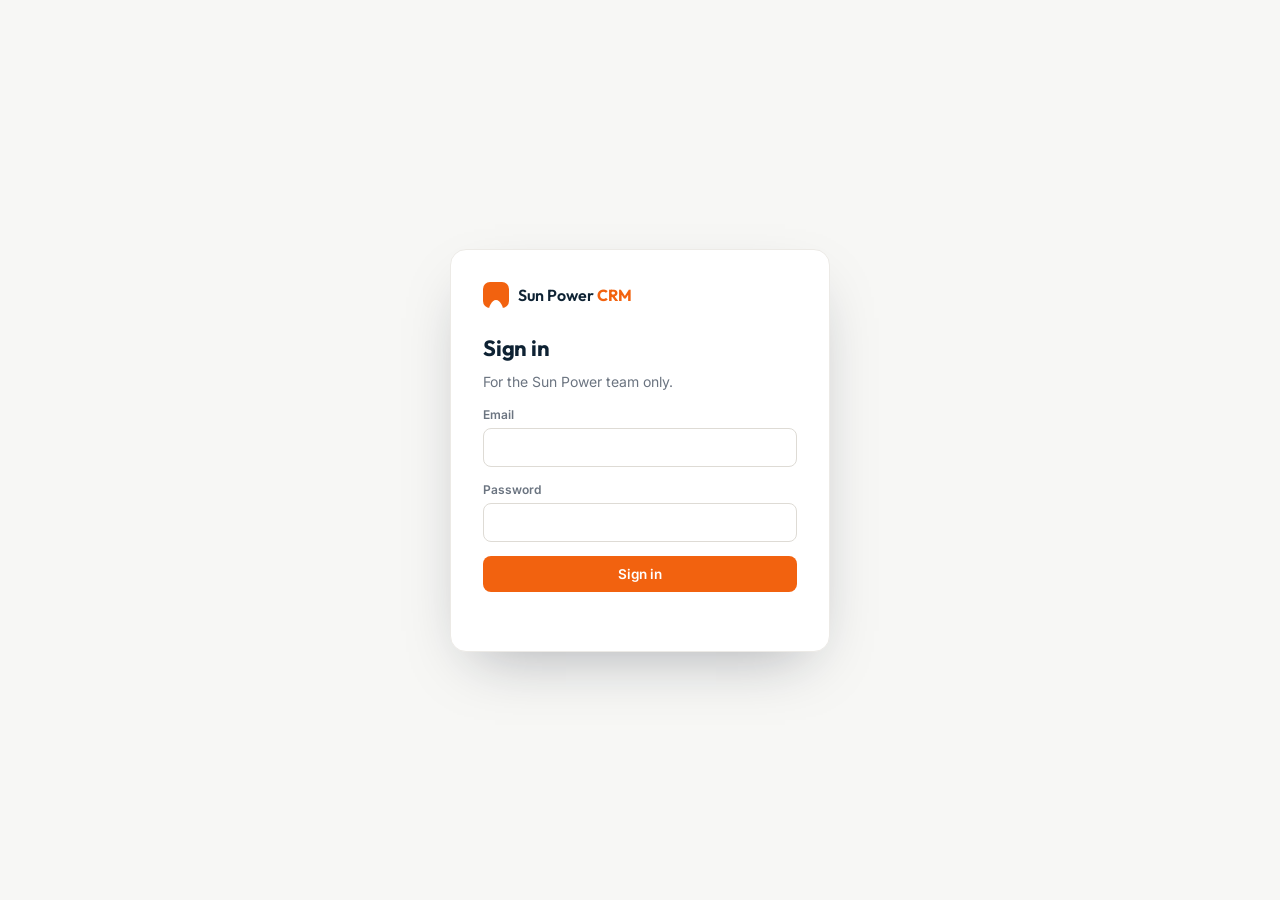
<file: admin/index.html>
<!doctype html>
<html lang="en">
<head>
  <meta charset="utf-8">
  <meta name="viewport" content="width=device-width, initial-scale=1">
  <meta name="robots" content="noindex, nofollow">
  <title>Sun Power CRM</title>
  <link rel="icon" href="data:image/svg+xml,%3Csvg xmlns='http://www.w3.org/2000/svg' viewBox='0 0 64 64'%3E%3Crect width='64' height='64' rx='14' fill='%23F2620F'/%3E%3Cpath d='M14 40a18 18 0 0 1 36 0z' fill='%23fff'/%3E%3Cpath d='M10 46h44' stroke='%23fff' stroke-width='4' stroke-linecap='round'/%3E%3C/svg%3E">
  <link rel="preconnect" href="https://fonts.googleapis.com">
  <link rel="preconnect" href="https://fonts.gstatic.com" crossorigin>
  <link href="https://fonts.googleapis.com/css2?family=Outfit:wght@500;600;700&family=Inter:wght@400;500;600&display=swap" rel="stylesheet">
  <link rel="stylesheet" href="admin.css?v=25">
</head>
<body>

  <!-- Login -->
  <section class="login" id="loginView" hidden>
    <form class="login__card" id="loginForm">
      <div class="brand">
        <span class="brand__mark" aria-hidden="true"></span>
        <span>Sun Power <b>CRM</b></span>
      </div>
      <h1>Sign in</h1>
      <p class="muted">For the Sun Power team only.</p>
      <label>
        <span>Email</span>
        <input type="email" name="email" required autocomplete="username">
      </label>
      <label>
        <span>Password</span>
        <input type="password" name="password" required autocomplete="current-password">
      </label>
      <button type="submit" class="btn btn--primary btn--block">Sign in</button>
      <p class="login__error" id="loginError" role="alert"></p>
    </form>
  </section>

  <!-- App -->
  <div class="app" id="appView" hidden>
    <header class="topbar">
      <div class="brand">
        <span class="brand__mark" aria-hidden="true"></span>
        <span>Sun Power <b>CRM</b></span>
      </div>
      <nav class="topnav" aria-label="Main">
        <button type="button" class="topnav__item is-active" data-view="leads" aria-current="page">Leads</button>
        <button type="button" class="topnav__item" id="surveysBtn">Surveys <em class="count" id="surveysCount" hidden></em></button>
        <button type="button" class="topnav__item" data-view="orders">Orders</button>
        <button type="button" class="topnav__item" data-view="warehouse">Warehouse <em class="count" hidden></em></button>
        <button type="button" class="topnav__item" data-view="schedule">Schedule</button>
        <button type="button" class="topnav__item" data-view="service">Service <em class="count" hidden></em></button>
        <button type="button" class="topnav__item" data-view="subsidy">Subsidy</button>
        <button type="button" class="topnav__item" data-view="director" hidden>Director</button>
        <button type="button" class="topnav__item" data-view="team" hidden>Team</button>
        <button type="button" class="topnav__item" data-view="products">Products <em class="count" hidden></em></button>
        <button type="button" class="topnav__item" data-view="kits">Kit templates</button>
        <button type="button" class="topnav__item" id="settingsBtn">Quote settings</button>
      </nav>
      <div class="topbar__right">
        <span class="topbar__user" id="userEmail"></span>
        <button type="button" class="link-btn" id="logoutBtn">Sign out</button>
      </div>
    </header>

    <main class="main">
      <!-- Leads -->
      <section class="view" data-view="leads">
      <div class="page-head">
        <div>
          <h1>Leads</h1>
          <p class="muted">Every enquiry from the website, phone and walk-ins.</p>
        </div>
        <div class="page-actions">
          <button type="button" class="btn btn--ghost btn--sm" id="refreshBtn" title="Refresh">↻ Refresh</button>
          <button type="button" class="btn btn--ghost btn--sm" id="exportBtn">Export</button>
          <button type="button" class="btn btn--primary btn--sm" id="addBtn">+ Add lead</button>
        </div>
      </div>

      <!-- Orders at a glance -->
      <section class="tiles" id="tiles" aria-label="Orders at a glance" hidden>
        <button type="button" class="tile" data-go="orders" data-filter="awaiting_payment"><span>Orders awaiting payment</span><strong id="tAwaiting">0</strong></button>
        <button type="button" class="tile" data-go="warehouse"><span>To pack</span><strong id="tPack">0</strong></button>
        <button type="button" class="tile" data-go="schedule"><span>Installs this week</span><strong id="tInstalls">0</strong></button>
        <button type="button" class="tile" data-go="products" data-filter="low"><span>Low-stock items</span><strong id="tLow">0</strong></button>
        <button type="button" class="tile" data-go="service" data-filter="overdue" hidden><span>Overdue tickets</span><strong id="tOverdue">0</strong></button>
      </section>

      <!-- Stats -->
      <section class="stats" aria-label="Summary">
        <div class="stat"><span>Total leads</span><strong id="sTotal">0</strong></div>
        <div class="stat stat--accent"><span>New</span><strong id="sNew">0</strong></div>
        <div class="stat"><span>Last 7 days</span><strong id="sWeek">0</strong></div>
        <div class="stat"><span>Meetings today</span><strong id="sMeetToday">0</strong></div>
        <div class="stat"><span>Won</span><strong id="sWon">0</strong></div>
        <div class="stat"><span>Conversion</span><strong id="sConv">0%</strong></div>
      </section>

      <div class="layout">
        <section class="card leads">
          <!-- Stage tabs -->
          <nav class="tabs" id="pipeline" aria-label="Filter by stage"></nav>

          <!-- Toolbar -->
          <div class="toolbar">
            <input type="search" id="search" placeholder="Search name, phone, area or email" aria-label="Search leads">
            <select id="dateFilter" aria-label="Filter by date">
              <option value="all">All time</option>
              <option value="1">Today</option>
              <option value="7">Last 7 days</option>
              <option value="30">Last 30 days</option>
            </select>
          </div>

          <!-- Table -->
          <div class="table-wrap">
            <table class="table">
              <thead>
                <tr>
                  <th>Lead</th>
                  <th>Needs</th>
                  <th>Stage</th>
                  <th>AI call</th>
                  <th>Next step</th>
                  <th class="right">Received</th>
                </tr>
              </thead>
              <tbody id="rows"></tbody>
            </table>
            <p class="empty" id="emptyState" hidden>No leads match these filters.</p>
          </div>
        </section>

        <!-- Upcoming meetings -->
        <aside class="card upcoming" id="upcoming">
          <div class="upcoming__head">
            <h2>Upcoming</h2>
            <span class="muted" id="upcomingCount"></span>
          </div>
          <ol class="upcoming__list" id="upcomingList"></ol>
        </aside>
      </div>
      </section>

      <!-- Orders -->
      <section class="view" data-view="orders" hidden>
        <div class="page-head">
          <div>
            <h1>Orders</h1>
            <p class="muted">Accepted final quotes: payments, packing and installation.</p>
          </div>
          <div class="page-actions">
            <button type="button" class="btn btn--ghost btn--sm" id="ordersRefresh">↻ Refresh</button>
          </div>
        </div>
        <section class="card">
          <nav class="tabs" id="orderTabs" aria-label="Filter by status"></nav>
          <div class="toolbar">
            <input type="search" id="orderSearch" placeholder="Search order no, client ID or name" aria-label="Search orders">
          </div>
          <div class="table-wrap">
            <table class="table">
              <thead>
                <tr>
                  <th>Order</th>
                  <th>Client</th>
                  <th>System</th>
                  <th>Status</th>
                  <th>Paid</th>
                  <th class="right">Installation</th>
                </tr>
              </thead>
              <tbody id="orderRows"></tbody>
            </table>
            <p class="empty" id="ordersEmpty" hidden></p>
          </div>
        </section>
      </section>

      <!-- Warehouse: packing lists and stock (no prices, no phone numbers) -->
      <section class="view" data-view="warehouse" hidden>
        <div class="page-head">
          <div>
            <h1>Warehouse</h1>
            <p class="muted">Packing lists appear here as soon as an order is confirmed.</p>
          </div>
          <div class="page-actions">
            <button type="button" class="btn btn--ghost btn--sm" id="whRefresh">↻ Refresh</button>
          </div>
        </div>
        <section class="card">
          <nav class="tabs" id="whTabs" aria-label="Warehouse sections"></nav>
          <div class="wh-body" id="whBody"></div>
        </section>
      </section>

      <!-- Installation schedule -->
      <section class="view" data-view="schedule" hidden>
        <div class="page-head">
          <div>
            <h1>Schedule</h1>
            <p class="muted" id="schedWeek"></p>
          </div>
          <div class="page-actions">
            <button type="button" class="btn btn--ghost btn--sm" id="schedPrev" aria-label="Previous week">← Prev</button>
            <button type="button" class="btn btn--ghost btn--sm" id="schedToday">This week</button>
            <button type="button" class="btn btn--ghost btn--sm" id="schedNext" aria-label="Next week">Next →</button>
          </div>
        </div>
        <section class="card week-wrap" id="schedBody"></section>
      </section>

      <!-- After-sales service -->
      <section class="view" data-view="service" hidden>
        <div class="page-head">
          <div>
            <h1>Service</h1>
            <p class="muted">Breakdowns, warranty, response deadlines and pre-monsoon checkups.</p>
          </div>
          <div class="page-actions">
            <button type="button" class="btn btn--ghost btn--sm" id="svcRefresh">↻ Refresh</button>
            <button type="button" class="btn btn--ghost btn--sm" id="svcCampaignBtn">Pre-monsoon campaign</button>
            <button type="button" class="btn btn--primary btn--sm" id="svcNewBtn">+ New ticket</button>
          </div>
        </div>
        <section class="card svc-find">
          <label><span>Customer calling? Find them and their units in seconds</span>
            <input type="search" id="svcFind" placeholder="Serial number, phone, client ID or name" autocomplete="off" aria-label="Find a customer or serial number"></label>
          <div id="svcFound"></div>
        </section>
        <div id="svcDash"></div>
        <section class="card">
          <nav class="tabs" id="svcTabs" aria-label="Filter tickets"></nav>
          <div class="toolbar">
            <input type="search" id="svcSearch" placeholder="Search ticket no, name, client ID, phone or area" aria-label="Search tickets">
            <select id="svcKind" aria-label="Type"><option value="all">Breakdowns &amp; checkups</option><option value="breakdown">Breakdowns</option><option value="checkup">Checkups</option></select>
          </div>
          <div class="table-wrap">
            <table class="table">
              <thead>
                <tr>
                  <th>Ticket</th>
                  <th>Customer</th>
                  <th>Priority</th>
                  <th>Status</th>
                  <th>Warranty</th>
                  <th class="right">Opened</th>
                </tr>
              </thead>
              <tbody id="svcRows"></tbody>
            </table>
            <p class="empty" id="svcEmpty" hidden></p>
          </div>
        </section>
      </section>

      <!-- Director's month-end dashboard (owner and managers) -->
      <section class="view" data-view="director" hidden>
        <div class="page-head">
          <div>
            <h1 id="dirTitle">Month-end</h1>
            <p class="muted" id="dirSub">Sales, money, installations and service for the month, compared with the month before.</p>
          </div>
          <div class="page-actions dir-filter">
            <div class="seg" id="dirPeriod" role="group" aria-label="Period">
              <button type="button" data-period="today">Today</button><button type="button" data-period="week">This week</button><button type="button" data-period="month" class="is-active">Month</button>
            </div>
            <span id="dirMonthPicker" class="dir-month">
              <button type="button" class="btn btn--ghost btn--sm" id="dirPrev" aria-label="Previous month">←</button>
              <input type="month" id="dirMonth" aria-label="Month">
              <button type="button" class="btn btn--ghost btn--sm" id="dirNext" aria-label="Next month">→</button>
            </span>
            <button type="button" class="btn btn--ghost btn--sm" id="dirCsv">CSV</button>
            <button type="button" class="btn btn--primary btn--sm" id="dirPdf">Month-end report (PDF)</button>
          </div>
        </div>
        <div id="dirBody" class="dir-body"><p class="empty">Loading…</p></div>
        <div class="dtip" id="dirTip" role="tooltip" hidden></div>
      </section>

      <!-- PM Surya Ghar subsidy paperwork -->
      <section class="view" data-view="subsidy" hidden>
        <div class="page-head">
          <div>
            <h1>Subsidy</h1>
            <p class="muted" id="subSub">PM Surya Ghar paperwork for every customer with a subsidy.</p>
          </div>
        </div>
        <section class="card">
          <nav class="tabs" id="subTabs" aria-label="Filter by step"></nav>
          <div class="toolbar"><input type="search" id="subSearch" placeholder="Search name, client ID, order or application no" aria-label="Search subsidy cases"></div>
          <div id="subBody"></div>
        </section>
      </section>

      <!-- Technician hours and pay (owner and managers) -->
      <section class="view" data-view="team" hidden>
        <div class="page-head">
          <div>
            <h1>Team &amp; pay</h1>
            <p class="muted">Hours come from the installation and service forms; correct them here before paying.</p>
          </div>
          <div class="page-actions"><input type="month" id="teamMonth" aria-label="Month" class="month-input"></div>
        </div>
        <div id="teamBody" class="dir-body"><p class="empty">Loading…</p></div>
      </section>

      <!-- Products -->
      <section class="view" data-view="products" hidden>
        <div class="page-head">
          <div>
            <h1>Products</h1>
            <p class="muted" id="productsSub">Prices and stock. Stock only changes through "+ Stock" / "Adjust" and orders.</p>
          </div>
          <div class="page-actions">
            <button type="button" class="btn btn--ghost btn--sm" id="purchaseBtn">Record purchase</button>
            <button type="button" class="btn btn--primary btn--sm" id="addProductBtn">+ Add product</button>
          </div>
        </div>
        <section class="card">
          <div class="toolbar">
            <input type="search" id="productSearch" placeholder="Search name or SKU" aria-label="Search products">
            <select id="productCategory" aria-label="Filter by category"></select>
            <label class="check toolbar__check"><input type="checkbox" id="productLow"> Low stock only</label>
          </div>
          <div class="table-wrap">
            <table class="table table--products">
              <thead>
                <tr>
                  <th>Product</th>
                  <th class="right">Price</th>
                  <th class="right">In stock</th>
                  <th class="right">Reserved</th>
                  <th class="right">Available</th>
                  <th class="right"></th>
                </tr>
              </thead>
              <tbody id="productRows"></tbody>
            </table>
            <p class="empty" id="productsEmpty" hidden></p>
          </div>
        </section>
        <section class="card dcard purchase-block" id="purchaseBlock" hidden>
          <h3>Recent purchases <small class="muted">· stock in from supplier bills</small></h3>
          <div id="purchaseList"></div>
        </section>
      </section>

      <!-- Kit templates -->
      <section class="view" data-view="kits" hidden>
        <div class="page-head">
          <div>
            <h1>Kit templates</h1>
            <p class="muted">The parts list behind every final quote. The approved survey picks the nearest kit and fills in panels and cable lengths.</p>
          </div>
          <div class="page-actions">
            <button type="button" class="btn btn--primary btn--sm" id="addKitBtn">+ New template</button>
          </div>
        </div>
        <div class="kit-grid" id="kitList"></div>
      </section>
    </main>
  </div>

  <!-- Engineer portal: only assigned site surveys -->
  <div class="app" id="engineerView" hidden>
    <header class="topbar">
      <div class="brand">
        <span class="brand__mark" aria-hidden="true"></span>
        <span>Sun Power <b>Surveys</b></span>
      </div>
      <div class="topbar__right">
        <span class="topbar__user" id="engUser"></span>
        <button type="button" class="link-btn" id="engLogout">Sign out</button>
      </div>
    </header>
    <main class="main eng-main">
      <div class="page-head">
        <div>
          <h1>My surveys</h1>
          <p class="muted" id="engSub"></p>
        </div>
        <button type="button" class="btn btn--ghost btn--sm" id="engRefresh">↻ Refresh</button>
      </div>
      <ol class="survey-list eng-list" id="engList"></ol>
    </main>
  </div>

  <!-- Technician portal: only their crew's installation jobs -->
  <div class="app" id="techView" hidden>
    <header class="topbar">
      <div class="brand">
        <span class="brand__mark" aria-hidden="true"></span>
        <span>Sun Power <b>Installs</b></span>
      </div>
      <div class="topbar__right">
        <span class="topbar__user" id="techUser"></span>
        <button type="button" class="link-btn" id="techLogout">Sign out</button>
      </div>
    </header>
    <main class="main eng-main">
      <div class="page-head">
        <div>
          <h1>My jobs</h1>
          <p class="muted" id="techSub"></p>
        </div>
        <button type="button" class="btn btn--ghost btn--sm" id="techRefresh">↻ Refresh</button>
      </div>
      <ol class="survey-list tech-list" id="techList"></ol>
      <section id="techVisitsBlock" hidden>
        <h2 class="tech-h2">Service visits</h2>
        <ol class="survey-list tech-list" id="techVisits"></ol>
      </section>
    </main>
  </div>

  <!-- Lead drawer -->
  <div class="drawer" id="drawer" hidden>
    <div class="drawer__backdrop" data-close></div>
    <aside class="drawer__panel" role="dialog" aria-modal="true" aria-labelledby="dName">
      <header class="drawer__head">
        <div class="drawer__title">
          <div class="drawer__name">
            <h2 id="dName"></h2>
            <span class="badge" id="dStage"></span>
          </div>
          <p class="muted" id="dMeta"></p>
          <div class="quick">
            <a class="btn btn--primary btn--sm" id="dCall">Call</a>
            <a class="btn btn--ghost btn--sm" id="dWhatsApp" target="_blank" rel="noopener">WhatsApp</a>
            <a class="btn btn--ghost btn--sm" id="dEmail">Email</a>
            <button type="button" class="btn btn--ghost btn--sm" id="dPortal" title="Private link for the customer to see their system and report problems">Portal link</button>
            <button type="button" class="btn btn--ghost btn--sm" id="dPassport" title="The customer's Localhost users login (phone number + password)">Localhost users</button>
          </div>
        </div>
        <button class="icon-btn" data-close aria-label="Close">✕</button>
      </header>

      <nav class="tabs tabs--drawer" id="dTabs" aria-label="Lead sections">
        <button type="button" data-pane="overview" class="is-active">Overview</button>
        <button type="button" data-pane="calls">AI calls</button>
        <button type="button" data-pane="deal">Survey &amp; quote</button>
        <button type="button" data-pane="meetings">Meetings</button>
        <button type="button" data-pane="activity">Activity</button>
      </nav>

      <div class="drawer__body">
        <!-- Overview -->
        <section class="pane" data-pane="overview">
          <div class="block">
            <h3>Details</h3>
            <dl class="details" id="dDetails"></dl>
          </div>

          <div class="block">
            <h3>Requirements</h3>
            <form class="manage" id="reqForm">
              <label><span>Owns property</span>
                <select name="owns_property"><option value="">—</option><option>Yes</option><option>No</option><option>Unknown</option></select>
              </label>
              <label><span>Roof type</span><input name="roof_type" placeholder="RCC, sheet, tiled…"></label>
              <label><span>Roof area</span><input name="roof_area" placeholder="e.g. 400 sq ft"></label>
              <label><span>Shading</span><input name="shading" placeholder="e.g. none, tree on east side"></label>
              <label><span>Install timeline</span><input name="install_timeline" placeholder="e.g. within a month"></label>
              <label><span>Grid connection suitable?</span>
                <select name="grid_ok"><option value="">—</option><option>Yes</option><option>No</option><option>Unknown</option></select>
              </label>
              <label class="span-2"><span>Full address</span><input name="address" maxlength="300" placeholder="House no, street, area, city, PIN"></label>
              <label class="span-2"><span>Notes</span><textarea name="requirement_notes" rows="2" placeholder="Anything else the team should know"></textarea></label>
              <div class="form-foot span-2">
                <button type="submit" class="btn btn--ghost btn--sm">Save requirements</button>
                <span class="saved" id="reqSaved" role="status"></span>
              </div>
            </form>
          </div>

          <div class="block">
            <h3>Manage</h3>
            <form class="manage" id="manageForm">
              <label>
                <span>Stage</span>
                <select name="status" id="dStatus"></select>
              </label>
              <label>
                <span>Follow-up date</span>
                <input type="date" name="follow_up_date">
              </label>
              <label>
                <span>Assigned to</span>
                <select name="assigned_to" id="dAssigned"></select>
              </label>
              <label>
                <span>Deal value (₹)</span>
                <input type="number" name="deal_value" min="0" step="1" placeholder="e.g. 180000">
              </label>
              <div class="form-foot span-2">
                <button type="submit" class="btn btn--primary btn--sm">Save changes</button>
                <span class="saved" id="savedMsg" role="status"></span>
              </div>
            </form>
          </div>
        </section>

        <!-- AI calls -->
        <section class="pane" data-pane="calls" hidden>
          <div class="section-head">
            <h3>AI calls</h3>
            <button type="button" class="btn btn--ghost btn--sm" id="aiCallBtn">Call with AI now</button>
          </div>
          <ol class="calls" id="calls"></ol>
        </section>

        <!-- Survey & quote -->
        <section class="pane" data-pane="deal" hidden>
          <div class="block">
            <h3>Site survey</h3>
            <ol class="quotes" id="leadSurveys"></ol>
          </div>
          <div class="block">
            <div class="section-head">
              <h3>Quotation</h3>
              <button type="button" class="btn btn--primary btn--sm" id="prepareQuoteBtn">Prepare quote</button>
            </div>
            <div id="quoteBox"></div>
            <ol class="quotes" id="quotesList"></ol>
          </div>
          <div class="block" id="leadOrderBlock" hidden>
            <h3>Order</h3>
            <ol class="quotes" id="leadOrders"></ol>
          </div>
          <div class="block" id="leadServiceBlock" hidden>
            <div class="section-head">
              <h3>Service requests</h3>
              <button type="button" class="btn btn--ghost btn--sm" id="leadNewTicket">+ New ticket</button>
            </div>
            <ol class="quotes" id="leadTickets"></ol>
          </div>
        </section>

        <!-- Meetings -->
        <section class="pane" data-pane="meetings" hidden>
          <div class="section-head">
            <h3>Meetings</h3>
            <button type="button" class="btn btn--ghost btn--sm" id="addMeetingBtn">+ Schedule</button>
          </div>
          <form class="manage meeting-form" id="meetingForm" hidden>
            <label><span>Type</span>
              <select name="type"><option value="site_survey">Site survey</option><option value="callback">Callback</option><option value="meeting">Meeting</option></select>
            </label>
            <label><span>Date</span><input type="date" name="scheduled_date" required></label>
            <label><span>Time / slot</span><input name="time_slot" placeholder="e.g. Morning 10–1"></label>
            <label class="span-2"><span>Agenda</span><textarea name="agenda" rows="2" placeholder="What is this meeting for?"></textarea></label>
            <div class="form-foot span-2"><button type="submit" class="btn btn--primary btn--sm">Save meeting</button></div>
          </form>
          <ol class="meetings" id="meetings"></ol>
        </section>

        <!-- Activity -->
        <section class="pane" data-pane="activity" hidden>
          <form class="note-form" id="noteForm">
            <select name="type" aria-label="Activity type">
              <option value="note">Note</option>
              <option value="call">Call log</option>
            </select>
            <textarea name="body" rows="2" placeholder="Add a note or call summary…" required></textarea>
            <button type="submit" class="btn btn--dark btn--sm">Add</button>
          </form>
          <ol class="timeline" id="timeline"></ol>
          <button class="danger-link" id="deleteBtn">Delete this lead</button>
        </section>
      </div>
    </aside>
  </div>

  <!-- Add lead modal -->
  <div class="modal" id="addModal" hidden>
    <div class="drawer__backdrop" data-close-add></div>
    <form class="modal__card" id="addForm">
      <header class="drawer__head">
        <h2>Add a lead</h2>
        <button type="button" class="icon-btn" data-close-add aria-label="Close">✕</button>
      </header>
      <div class="modal__grid">
        <label><span>Full name *</span><input name="name" required minlength="2"></label>
        <label><span>Phone (10 digits) *</span><input name="phone" required inputmode="numeric" pattern="[6-9][0-9]{9}"></label>
        <label><span>City / pincode *</span><input name="location" required minlength="2"></label>
        <label><span>Email</span><input name="email" type="email"></label>
        <label><span>Property type</span>
          <select name="property_type"><option value="">—</option><option>Home</option><option>Shop</option><option>Factory</option></select>
        </label>
        <label><span>Monthly bill</span>
          <select name="monthly_bill"><option value="">—</option><option>Below ₹2,000</option><option>₹2,000 – ₹4,000</option><option>₹4,000 – ₹6,000</option><option>Above ₹6,000</option></select>
        </label>
        <label><span>Source</span>
          <select name="source"><option value="phone">Phone call</option><option value="walk-in">Walk-in</option><option value="referral">Referral</option><option value="other">Other</option></select>
        </label>
      </div>
      <label class="check"><input type="checkbox" name="consent" required> Customer agreed to be contacted *</label>
      <button type="submit" class="btn btn--primary btn--block">Add lead</button>
      <p class="login__error" id="addError" role="alert"></p>
    </form>
  </div>

  <!-- Surveys list (engineers: my surveys; managers: approvals) -->
  <div class="modal" id="surveysModal" hidden>
    <div class="drawer__backdrop" data-close-surveys></div>
    <div class="modal__card modal__card--wide">
      <header class="drawer__head">
        <div>
          <h2>Site surveys</h2>
          <p class="muted" id="surveysSub"></p>
        </div>
        <button type="button" class="icon-btn" data-close-surveys aria-label="Close">✕</button>
      </header>
      <nav class="pipeline survey-tabs" id="surveyTabs"></nav>
      <ol class="survey-list" id="surveyList"></ol>
    </div>
  </div>

  <!-- Survey form (works on a phone) -->
  <div class="modal" id="surveyModal" hidden>
    <div class="drawer__backdrop" data-close-survey></div>
    <form class="modal__card modal__card--wide survey-form" id="surveyForm">
      <header class="drawer__head">
        <div>
          <h2 id="sfTitle">Site survey</h2>
          <p class="muted" id="sfMeta"></p>
        </div>
        <button type="button" class="icon-btn" data-close-survey aria-label="Close">✕</button>
      </header>

      <p class="quote-warn" id="sfReviewNote" hidden></p>

      <h3 class="form-section">Visit</h3>
      <div class="modal__grid">
        <label><span>Date of visit</span><input type="date" name="visited_at"></label>
        <label><span>Engineer</span><input name="engineer_email" readonly></label>
      </div>

      <h3 class="form-section">Roof</h3>
      <div class="modal__grid modal__grid--3">
        <label><span>Roof faces (direction)</span>
          <select name="roof_direction"><option value="">—</option><option>South</option><option>South-East</option><option>South-West</option><option>East</option><option>West</option><option>North</option><option>Flat roof (any)</option></select>
        </label>
        <label><span>Tilt</span><input name="roof_tilt" placeholder="e.g. flat, 10°, 20°"></label>
        <label><span>Roof type</span>
          <select name="roof_type"><option value="">—</option><option>RCC (concrete)</option><option>Metal sheet</option><option>Tiled</option><option>Asbestos</option><option>Ground mount</option></select>
        </label>
        <label><span>Usable shade-free area (sq ft)</span><input type="number" min="0" step="1" name="usable_area_sqft" inputmode="numeric"></label>
        <label><span>Roof condition</span>
          <select name="roof_condition"><option value="">—</option><option>Good</option><option>Needs minor repair</option><option>Needs waterproofing</option><option>Weak / not suitable</option></select>
        </label>
        <label><span>Structure height needed</span>
          <select name="structure_height"><option value="">—</option><option>Standard (low)</option><option>Elevated (above water tank / parking)</option><option>Custom</option></select>
        </label>
      </div>
      <label><span>Shading (what and when)</span><input name="shading" placeholder="e.g. tree on west side after 3 PM, none"></label>

      <h3 class="form-section">Electrical &amp; cabling</h3>
      <div class="modal__grid modal__grid--3">
        <label><span>DC cable: panels → inverter (m)</span><input type="number" min="0" step="1" name="dc_cable_m" inputmode="numeric"></label>
        <label><span>AC cable: inverter → meter (m)</span><input type="number" min="0" step="1" name="ac_cable_m" inputmode="numeric"></label>
        <label><span>Meter phase</span>
          <select name="phase"><option value="">—</option><option>Single phase</option><option>Three phase</option></select>
        </label>
        <label><span>Sanctioned load (kW)</span><input type="number" min="0" step="0.1" name="sanctioned_load_kw" inputmode="decimal"></label>
        <label><span>Inverter location</span><input name="inverter_location" placeholder="e.g. staircase wall"></label>
        <label><span>Earthing location</span><input name="earthing_location" placeholder="e.g. garden, north side"></label>
      </div>

      <h3 class="form-section">Recommendation</h3>
      <div class="modal__grid modal__grid--3">
        <label><span>System type</span>
          <select name="system_type"><option value="">—</option><option value="on_grid">On-grid</option><option value="hybrid">Hybrid (with battery)</option><option value="off_grid">Off-grid (battery)</option><option value="panel_set">Solar panel set only (no inverter)</option></select>
        </label>
        <label><span>Number of panels</span><input type="number" min="1" step="1" name="panel_count" inputmode="numeric"></label>
        <label><span>System size (kW)</span><input type="number" min="0" step="0.01" name="recommended_kw" inputmode="decimal" placeholder="auto from panels"></label>
      </div>
      <label><span>Notes for the manager</span><textarea name="notes" rows="3" placeholder="Anything that affects price or installation"></textarea></label>

      <h3 class="form-section">Photos</h3>
      <p class="muted">Roof, meter, electrical panel and any shading. You can take photos straight from the phone camera.</p>
      <div class="photos" id="sfPhotos"></div>
      <label class="btn btn--ghost photo-add" id="sfPhotoAdd">
        + Add photos
        <input type="file" accept="image/*" capture="environment" multiple hidden id="sfPhotoInput">
      </label>

      <div class="survey-actions" id="sfActions"></div>
      <p class="login__error" id="sfError" role="alert"></p>
    </form>
  </div>

  <!-- Quote settings modal -->
  <div class="modal" id="settingsModal" hidden>
    <div class="drawer__backdrop" data-close-settings></div>
    <form class="modal__card modal__card--wide" id="settingsForm">
      <header class="drawer__head">
        <div>
          <h2>Quote settings</h2>
          <p class="muted">Used for every quotation. Prices are per kW of system size.</p>
        </div>
        <button type="button" class="icon-btn" data-close-settings aria-label="Close">✕</button>
      </header>

      <p class="quote-warn" id="settingsHint" hidden>Suggested starting values are filled in and <b>highlighted</b>. Check them against your real costs, change anything that differs, then click <b>Save settings</b>.</p>

      <h3 class="form-section">Prices (₹ per kW)</h3>
      <div class="modal__grid modal__grid--3">
        <label><span>On-grid</span><input type="number" min="0" step="1" name="price_on_grid" placeholder="e.g. 60000"></label>
        <label><span>Hybrid (with battery)</span><input type="number" min="0" step="1" name="price_hybrid"></label>
        <label><span>Off-grid (battery)</span><input type="number" min="0" step="1" name="price_off_grid"></label>
      </div>
      <div class="modal__grid modal__grid--3">
        <label><span>GST %</span><input type="number" min="0" max="28" step="any" name="gst_percent" placeholder="your GST rate"></label>
        <label><span>Prices above</span>
          <select name="prices_include_gst"><option value="false">exclude GST</option><option value="true">include GST</option></select>
        </label>
        <label><span>Quote valid for (days)</span><input type="number" min="1" name="validity_days" placeholder="15"></label>
      </div>
      <div class="modal__grid modal__grid--3">
        <label><span>Net-metering charges (₹)</span><input type="number" min="0" step="1" name="net_metering_charges" placeholder="0 if included"></label>
        <label><span>Other charges label</span><input name="other_charges_label" placeholder="e.g. Elevated structure"></label>
        <label><span>Other charges (₹)</span><input type="number" min="0" step="1" name="other_charges"></label>
      </div>
      <label class="check"><input type="checkbox" name="apply_subsidy"> Show PM Surya Ghar subsidy on home quotes (on-grid &amp; hybrid)</label>

      <h3 class="form-section">Approximate estimate (sent on WhatsApp after the AI call)</h3>
      <div class="modal__grid modal__grid--3">
        <label><span>Price band ± %</span><input type="number" min="0" max="50" step="any" name="estimate_margin_percent" placeholder="10"></label>
      </div>

      <h3 class="form-section">Parts &amp; prices (final quote after the site survey)</h3>
      <div class="modal__grid modal__grid--3">
        <label><span>Panel model</span><input name="panel_model"></label>
        <label><span>Panel wattage (Wp)</span><input type="number" min="1" step="1" name="panel_watt"></label>
        <label><span>Price per panel (₹)</span><input type="number" min="0" step="1" name="panel_price"></label>
        <label><span>On-grid inverter (₹ per kW)</span><input type="number" min="0" step="1" name="inverter_on_grid_per_kw"></label>
        <label><span>Hybrid inverter (₹ per kW)</span><input type="number" min="0" step="1" name="inverter_hybrid_per_kw"></label>
        <label><span>Battery size (kWh per kW)</span><input type="number" min="0" step="any" name="battery_kwh_per_kw"></label>
        <label><span>Battery (₹ per kWh)</span><input type="number" min="0" step="1" name="battery_price_per_kwh"></label>
        <label><span>Structure (₹ per kW)</span><input type="number" min="0" step="1" name="structure_per_kw"></label>
        <label><span>Elevated structure extra (₹ per kW)</span><input type="number" min="0" step="1" name="structure_elevated_per_kw"></label>
        <label><span>DC cable (₹ per m)</span><input type="number" min="0" step="1" name="dc_cable_per_m"></label>
        <label><span>AC cable (₹ per m)</span><input type="number" min="0" step="1" name="ac_cable_per_m"></label>
        <label><span>ACDB &amp; DCDB (₹)</span><input type="number" min="0" step="1" name="acdb_dcdb"></label>
        <label><span>Earthing kit (₹)</span><input type="number" min="0" step="1" name="earthing_kit"></label>
        <label><span>Lightning arrestor (₹)</span><input type="number" min="0" step="1" name="lightning_arrestor"></label>
        <label><span>Installation (₹ per kW)</span><input type="number" min="0" step="1" name="installation_per_kw"></label>
      </div>

      <h3 class="form-section">Orders &amp; payments</h3>
      <div class="modal__grid modal__grid--3">
        <label><span>Advance to confirm an order (%)</span><input type="number" min="0" max="100" step="any" name="advance_percent" placeholder="30"></label>
        <label class="span-2"><span>UPI ID (for payment links and QR codes)</span><input name="upi_id" placeholder="e.g. sunpowersolar@okaxis"></label>
      </div>
      <label><span>Bank details (on receipts and payment messages)</span><textarea name="bank_details" rows="3" placeholder="Account name: Sun Power Solar Solutions&#10;A/c no: …&#10;IFSC: …&#10;Bank &amp; branch: …"></textarea></label>

      <h3 class="form-section">After-sales service</h3>
      <div class="modal__grid modal__grid--3">
        <label><span>Workmanship warranty (months)</span><input type="number" min="0" step="1" name="workmanship_warranty_months" placeholder="60"></label>
        <label><span>Service visit charge, out of warranty (₹)</span><input type="number" min="0" step="1" name="service_visit_charge" placeholder="500"></label>
      </div>

      <h3 class="form-section">Invoices &amp; costs</h3>
      <div class="modal__grid modal__grid--3">
        <label><span>Invoice number prefix</span><input name="invoice_prefix" placeholder="SP"></label>
        <label><span>Your state (place of supply)</span><input name="company_state" placeholder="Telangana"></label>
        <label><span>Crew cost per hour (₹, default)</span><input type="number" min="0" step="1" name="labour_cost_per_hour" placeholder="150"></label>
        <label><span>SAC for installation lines</span><input name="installation_sac" placeholder="9954"></label>
        <label><span>SAC for repair visits</span><input name="service_sac" placeholder="9987"></label>
      </div>
      <p class="muted">Check the GSTIN above and the HSN/SAC codes with your accountant before issuing invoices.</p>

      <h3 class="form-section">WhatsApp enquiries</h3>
      <label class="check"><input type="checkbox" name="whatsapp_new_leads"> Create a lead when a new number messages us on WhatsApp</label>
      <label class="check"><input type="checkbox" name="whatsapp_new_lead_ai_call"> …and let the AI agent call those new leads</label>
      <label><span>Localhost users address (sent to customers with their login)</span><input name="portal_url" placeholder="https://your-website/portal/"></label>

      <h3 class="form-section">Components</h3>
      <div class="modal__grid">
        <label><span>Solar panels</span><input name="panel" placeholder="e.g. 540 Wp Mono PERC, Tier-1 (brand)"></label>
        <label><span>Inverter</span><input name="inverter" placeholder="e.g. On-grid string inverter (brand)"></label>
        <label><span>Battery (hybrid / off-grid)</span><input name="battery" placeholder="e.g. Lithium 5 kWh (brand)"></label>
        <label><span>Mounting structure</span><input name="structure" placeholder="e.g. Hot-dip galvanised, wind-rated"></label>
        <label class="span-2"><span>Cables, protection &amp; earthing</span><input name="bos" placeholder="e.g. DC/AC cables, ACDB/DCDB, lightning arrestor, earthing"></label>
      </div>

      <h3 class="form-section">Warranty &amp; terms</h3>
      <div class="modal__grid modal__grid--3">
        <label><span>Panel warranty</span><input name="warranty_panel" placeholder="e.g. 25 years performance"></label>
        <label><span>Inverter warranty</span><input name="warranty_inverter" placeholder="e.g. 5 years"></label>
        <label><span>Installation warranty</span><input name="warranty_installation" placeholder="e.g. 5 years"></label>
      </div>
      <label><span>Payment terms</span><textarea name="payment_terms" rows="2" placeholder="e.g. 50% advance, 40% on delivery of material, 10% after installation"></textarea></label>
      <label><span>Other terms / notes on the quote</span><textarea name="notes" rows="2" placeholder="e.g. Installation within 15 days of advance. Prices subject to site survey."></textarea></label>

      <h3 class="form-section">Business details on the PDF</h3>
      <div class="modal__grid">
        <label><span>GSTIN</span><input name="gstin"></label>
        <label><span>Email</span><input type="email" name="email"></label>
        <label><span>Phone</span><input name="phone" placeholder="+91 93426 26096"></label>
        <label class="span-2"><span>Address</span><input name="address" placeholder="No 2B, Sri Laxmi Nagar Colony Rd, West Hanuman Nagar, Boduppal, Hyderabad, Telangana 500092"></label>
      </div>

      <button type="submit" class="btn btn--primary btn--block">Save settings</button>
      <p class="login__error" id="settingsError" role="alert"></p>
    </form>
  </div>

  <!-- Order -->
  <div class="modal" id="orderModal" hidden>
    <div class="drawer__backdrop" data-close-order></div>
    <div class="modal__card modal__card--wide">
      <header class="drawer__head">
        <div>
          <h2 id="oTitle">Order</h2>
          <p class="muted" id="oMeta"></p>
        </div>
        <button type="button" class="icon-btn" data-close-order aria-label="Close">✕</button>
      </header>
      <div class="order-body" id="oBody"></div>
    </div>
  </div>

  <!-- Reschedule an installation -->
  <div class="modal" id="jobModal" hidden>
    <div class="drawer__backdrop" data-close-job></div>
    <form class="modal__card" id="jobForm">
      <header class="drawer__head">
        <div>
          <h2 id="jobTitle">Reschedule</h2>
          <p class="muted" id="jobMeta"></p>
        </div>
        <button type="button" class="icon-btn" data-close-job aria-label="Close">✕</button>
      </header>
      <div class="modal__grid modal__grid--3">
        <label><span>Date</span><input type="date" name="scheduled_date" required></label>
        <label><span>Slot</span>
          <select name="time_slot"><option>Morning 9–1</option><option>Afternoon 2–6</option><option>Full day</option></select>
        </label>
        <label><span>Crew</span><select name="crew_id"></select></label>
      </div>
      <p class="quote-warn" id="jobWarn" hidden></p>
      <label><span>Reason for the change *</span><input name="reason" placeholder="e.g. customer asked for Saturday, rain"></label>
      <button type="submit" class="btn btn--primary btn--block" id="jobSave">Save</button>
      <p class="login__error" id="jobError" role="alert"></p>
    </form>
  </div>

  <!-- Add / edit product -->
  <div class="modal" id="productModal" hidden>
    <div class="drawer__backdrop" data-close-product></div>
    <form class="modal__card modal__card--wide" id="productForm">
      <header class="drawer__head">
        <h2 id="productTitle">Product</h2>
        <button type="button" class="icon-btn" data-close-product aria-label="Close">✕</button>
      </header>
      <div class="modal__grid modal__grid--3">
        <label><span>SKU *</span><input name="sku" required maxlength="40" placeholder="e.g. PNL-540-T1"></label>
        <label class="span-2"><span>Name *</span><input name="name" required></label>
        <label><span>Category</span><select name="category"></select></label>
        <label><span>Unit</span><select name="unit"></select></label>
        <label><span>Warranty (months)</span><input type="number" name="warranty_months" min="0" step="1"></label>
        <label><span>Cost price (₹, excl. GST)</span><input type="number" name="cost_price" min="0" step="0.01"></label>
        <label><span>Sell price (₹, excl. GST)</span><input type="number" name="sell_price" min="0" step="0.01" required></label>
        <label><span>GST %</span><input type="number" name="gst_percent" min="0" max="28" step="any"></label>
        <label><span>Low-stock level</span><input type="number" name="low_stock_level" min="0" step="any"></label>
        <label><span>Opening stock</span><input type="number" name="opening_stock" min="0" step="any" placeholder="0"></label>
        <label><span>HSN / SAC code</span><input name="hsn_code" maxlength="8" inputmode="numeric" placeholder="e.g. 8541"></label>
      </div>
      <div class="check-row">
        <label class="check"><input type="checkbox" name="serial_tracked"> Track serial numbers</label>
        <label class="check"><input type="checkbox" name="is_service"> Service (never stocked)</label>
        <label class="check"><input type="checkbox" name="active"> Active</label>
      </div>
      <button type="submit" class="btn btn--primary btn--block">Save product</button>
      <p class="login__error" id="productError" role="alert"></p>
      <div id="productHistory" hidden>
        <h3 class="form-section">Stock history</h3>
        <ol class="moves" id="productMoves"></ol>
      </div>
    </form>
  </div>

  <!-- Add stock / adjust -->
  <div class="modal" id="stockModal" hidden>
    <div class="drawer__backdrop" data-close-stock></div>
    <form class="modal__card" id="stockForm">
      <header class="drawer__head">
        <div>
          <h2 id="stockTitle">Stock</h2>
          <p class="muted" id="stockMeta"></p>
        </div>
        <button type="button" class="icon-btn" data-close-stock aria-label="Close">✕</button>
      </header>
      <div class="modal__grid">
        <label><span>Type</span>
          <select name="type"><option value="purchase">Purchase (stock in)</option><option value="adjustment">Adjustment (+ / −)</option><option value="return">Return from site</option></select>
        </label>
        <label><span id="stockQtyLabel">Quantity</span><input type="number" name="qty" step="any" required></label>
      </div>
      <label><span>Note</span><input name="note"></label>
      <button type="submit" class="btn btn--primary btn--block">Save</button>
      <p class="login__error" id="stockError" role="alert"></p>
      <h3 class="form-section">History</h3>
      <ol class="moves" id="stockMoves"></ol>
    </form>
  </div>

  <!-- Kit template editor -->
  <div class="modal" id="kitModal" hidden>
    <div class="drawer__backdrop" data-close-kit></div>
    <form class="modal__card modal__card--wide" id="kitForm">
      <header class="drawer__head">
        <h2 id="kitTitle">Kit template</h2>
        <button type="button" class="icon-btn" data-close-kit aria-label="Close">✕</button>
      </header>
      <div class="modal__grid modal__grid--3">
        <label><span>Name *</span><input name="name" required placeholder="e.g. 3 kW On-Grid"></label>
        <label><span>System type</span><select name="system_type"></select></label>
        <label><span>Size (kW) *</span><input type="number" name="size_kw" min="0.5" step="0.5" required></label>
      </div>
      <label><span>Notes</span><input name="notes"></label>
      <label class="check"><input type="checkbox" name="active"> Active (used for final quotes)</label>
      <div class="table-wrap">
        <table class="bom kit-items">
          <thead><tr><th>Product</th><th>Quantity rule</th><th>Qty</th><th></th></tr></thead>
          <tbody id="kitRows"></tbody>
        </table>
      </div>
      <p class="muted">Per kW and per panel multiply by the survey's system size and panel count. Panels always use the engineer's panel count.</p>
      <button type="button" class="btn btn--ghost btn--sm kit-add" id="kitAddItem">+ Add item</button>
      <button type="submit" class="btn btn--primary btn--block">Save template</button>
      <p class="login__error" id="kitError" role="alert"></p>
    </form>
  </div>

  <!-- Service ticket -->
  <div class="modal" id="ticketModal" hidden>
    <div class="drawer__backdrop" data-close-ticket></div>
    <div class="modal__card modal__card--wide">
      <header class="drawer__head">
        <div>
          <h2 id="tkTitle">Ticket</h2>
          <p class="muted" id="tkMeta"></p>
        </div>
        <button type="button" class="icon-btn" data-close-ticket aria-label="Close">✕</button>
      </header>
      <div class="order-body" id="tkBody"></div>
    </div>
  </div>

  <!-- New service ticket -->
  <div class="modal" id="newTicketModal" hidden>
    <div class="drawer__backdrop" data-close-new-ticket></div>
    <form class="modal__card" id="newTicketForm">
      <header class="drawer__head">
        <h2>New service ticket</h2>
        <button type="button" class="icon-btn" data-close-new-ticket aria-label="Close">✕</button>
      </header>
      <p id="ntCustomer"></p>
      <div id="ntPick">
        <label><span>Customer</span><input name="q" id="ntQuery" placeholder="Search name, client ID or phone" autocomplete="off"></label>
        <ul class="pick-list" id="ntResults"></ul>
      </div>
      <div class="modal__grid">
        <label><span>Problem</span><select name="category"></select></label>
        <label><span>Priority</span>
          <select name="priority"><option value="">Automatic (by problem)</option><option value="urgent">Urgent (4 h)</option><option value="high">High (24 h)</option><option value="normal">Normal (3 days)</option><option value="low">Low (1 week)</option></select>
        </label>
      </div>
      <label hidden><span>Which unit? (its own warranty decides free or chargeable)</span><select name="serial_id"></select></label>
      <label><span>What the customer said</span><textarea name="description" rows="3"></textarea></label>
      <button type="submit" class="btn btn--primary btn--block">Open ticket</button>
      <p class="login__error" id="ntError" role="alert"></p>
    </form>
  </div>

  <!-- Pre-monsoon checkup campaign -->
  <div class="modal" id="campaignModal" hidden>
    <div class="drawer__backdrop" data-close-campaign></div>
    <form class="modal__card" id="campaignForm">
      <header class="drawer__head">
        <h2>Pre-monsoon checkup campaign</h2>
        <button type="button" class="icon-btn" data-close-campaign aria-label="Close">✕</button>
      </header>
      <label><span>Name</span><input name="name" required></label>
      <div class="modal__grid">
        <label><span>From</span><input type="date" name="start_date" required></label>
        <label><span>To</span><input type="date" name="end_date" required></label>
      </div>
      <p class="muted" id="campPreview"></p>
      <button type="submit" class="btn btn--primary btn--block">Create checkups</button>
      <p class="login__error" id="campError" role="alert"></p>
    </form>
  </div>

  <!-- Customer portal link -->
  <div class="modal" id="portalModal" hidden>
    <div class="drawer__backdrop" data-close-portal></div>
    <div class="modal__card">
      <header class="drawer__head">
        <h2>Customer portal link</h2>
        <button type="button" class="icon-btn" data-close-portal aria-label="Close">✕</button>
      </header>
      <p class="muted">The customer opens this private link to see their system, warranty and payments, and to report problems. Send it only to the customer.</p>
      <input id="portalLink" readonly>
      <div class="m-actions">
        <a class="btn btn--primary btn--sm" id="portalWa" target="_blank" rel="noopener">Send on WhatsApp</a>
        <button type="button" class="btn btn--ghost btn--sm" id="portalCopy">Copy link</button>
      </div>
    </div>
  </div>

  <!-- Localhost users login (the customer's own login after the order is completed) -->
  <div class="modal" id="passportModal" hidden>
    <div class="drawer__backdrop" data-close-passport></div>
    <div class="modal__card">
      <header class="drawer__head">
        <h2>Localhost users login</h2>
        <button type="button" class="icon-btn" data-close-passport aria-label="Close">✕</button>
      </header>
      <div id="passportBody" class="pp-staff"></div>
    </div>
  </div>

  <!-- Stock purchase (supplier bill) -->
  <div class="modal" id="purchaseModal" hidden>
    <div class="drawer__backdrop" data-close-purchase></div>
    <form class="modal__card modal__card--wide" id="purchaseForm">
      <header class="drawer__head">
        <div>
          <h2>Record a purchase</h2>
          <p class="muted">Stock goes up; each product's cost price becomes the average of old stock and this bill.</p>
        </div>
        <button type="button" class="icon-btn" data-close-purchase aria-label="Close">✕</button>
      </header>
      <div class="modal__grid modal__grid--3">
        <label><span>Supplier *</span><input name="supplier" required minlength="2"></label>
        <label><span>Supplier GSTIN</span><input name="supplier_gstin" maxlength="15" autocapitalize="characters"></label>
        <label><span>Bill / invoice no</span><input name="bill_no"></label>
        <label><span>Bill date</span><input type="date" name="bill_date" required></label>
        <label><span>GST on the bill (₹)</span><input type="number" name="gst" min="0" step="0.01" value="0"></label>
        <label><span>Notes</span><input name="notes"></label>
      </div>
      <h3 class="form-section">Items (cost per unit, excl. GST)</h3>
      <div id="purchaseLines"></div>
      <button type="button" class="btn btn--ghost btn--sm kit-add" id="purchaseAddLine">+ Add item</button>
      <p class="m-meta" id="purchaseTotal"></p>
      <button type="submit" class="btn btn--primary btn--block">Save purchase</button>
      <p class="login__error" id="purchaseError" role="alert"></p>
    </form>
  </div>

  <!-- Technician rates -->
  <div class="modal" id="ratesModal" hidden>
    <div class="drawer__backdrop" data-close-rates></div>
    <form class="modal__card" id="ratesForm">
      <header class="drawer__head">
        <h2 id="ratesTitle">Rates</h2>
        <button type="button" class="icon-btn" data-close-rates aria-label="Close">✕</button>
      </header>
      <div class="modal__grid">
        <label><span>Monthly salary (₹)</span><input type="number" name="monthly_salary" min="0" step="1"></label>
        <label><span>Bonus per installation (₹)</span><input type="number" name="per_install" min="0" step="1"></label>
        <label><span>Bonus per service visit (₹)</span><input type="number" name="per_visit" min="0" step="1"></label>
        <label><span>Hourly pay (₹, if paid by the hour)</span><input type="number" name="hourly_rate" min="0" step="1"></label>
        <label class="span-2"><span>Cost to the company per hour (₹): used for job profit</span><input type="number" name="cost_per_hour" min="0" step="1"></label>
      </div>
      <button type="submit" class="btn btn--primary btn--block">Save rates</button>
      <p class="login__error" id="ratesError" role="alert"></p>
    </form>
  </div>

  <!-- Subsidy case -->
  <div class="modal" id="subModal" hidden>
    <div class="drawer__backdrop" data-close-sub></div>
    <form class="modal__card modal__card--wide" id="subForm">
      <header class="drawer__head">
        <div>
          <h2 id="subTitle">Subsidy</h2>
          <p class="muted" id="subMeta"></p>
        </div>
        <button type="button" class="icon-btn" data-close-sub aria-label="Close">✕</button>
      </header>
      <div class="modal__grid modal__grid--3">
        <label><span>National portal application no</span><input name="application_no"></label>
        <label><span>DISCOM</span><input name="discom" placeholder="TGSPDCL"></label>
        <label><span>Net meter no</span><input name="net_meter_no"></label>
      </div>
      <h3 class="form-section">Steps: fill in the date each one happened</h3>
      <div class="modal__grid modal__grid--3">
        <label><span>1. Registered on the portal</span><input type="date" name="registered_on"></label>
        <label><span>2. Feasibility approved (DISCOM)</span><input type="date" name="feasibility_on"></label>
        <label><span>3. Installed</span><input type="date" name="installed_on"></label>
        <label><span>4. Inspection / net meter fitted</span><input type="date" name="inspection_on"></label>
        <label><span>5. Subsidy claim submitted</span><input type="date" name="claim_on"></label>
        <label><span>6. Credited to the customer</span><input type="date" name="credited_on"></label>
        <label><span>Amount credited (₹)</span><input type="number" name="credited_amount" min="0" step="1"></label>
      </div>
      <h3 class="form-section">Documents collected</h3>
      <div class="inst-checklist sub-docs" id="subDocs"></div>
      <label><span>Notes</span><textarea name="notes" rows="2"></textarea></label>
      <label class="check"><input type="checkbox" name="rejected"> Application rejected</label>
      <button type="submit" class="btn btn--primary btn--block">Save</button>
      <p class="login__error" id="subError" role="alert"></p>
    </form>
  </div>

  <!-- Installation form (technician, on site) -->
  <div class="modal" id="installModal" hidden>
    <div class="drawer__backdrop" data-close-install></div>
    <form class="modal__card modal__card--wide install-form" id="installForm" onsubmit="return false">
      <header class="drawer__head">
        <div>
          <h2 id="instTitle">Installation</h2>
          <p class="muted" id="instMeta"></p>
        </div>
        <button type="button" class="icon-btn" data-close-install aria-label="Close">✕</button>
      </header>

      <h3 class="form-section">Checklist</h3>
      <div class="inst-checklist" id="instChecklist"></div>

      <div id="instSerialsBlock" hidden>
        <h3 class="form-section">Panel serial numbers</h3>
        <p class="muted">Scan each panel's serial on the roof, or type it and press Enter.</p>
        <div id="instSerials"></div>
      </div>

      <h3 class="form-section">Photos</h3>
      <p class="muted" id="instPhotoCount"></p>
      <div class="photo-slots" id="instSlots"></div>

      <h3 class="form-section">Handover</h3>
      <div class="modal__grid">
        <label><span>Installed system size (kW): confirm</span><input type="number" name="installed_kw" min="0.1" step="0.01" inputmode="decimal" required></label>
        <label><span>Generation at handover (kWh, from the inverter)</span><input type="number" name="generation_kwh" min="0" step="0.01" inputmode="decimal"></label>
        <label><span>Customer's name</span><input name="signed_by" autocomplete="off"></label>
      </div>
      <label><span>Notes</span><textarea name="install_notes" rows="2" placeholder="Anything the office should know"></textarea></label>
      <div class="sig-wrap">
        <span class="sig-label">Customer signature</span>
        <canvas id="instSignature" class="sig-pad" aria-label="Signature pad"></canvas>
        <button type="button" class="link-btn" id="instClearSig">Clear signature</button>
      </div>

      <div class="survey-actions">
        <button type="button" class="btn btn--ghost" data-inst="save">Save progress</button>
        <button type="button" class="btn btn--primary" data-inst="complete">Complete installation</button>
      </div>
      <p class="login__error" id="instError" role="alert"></p>
    </form>
  </div>

  <!-- Service visit form (technician, on site) -->
  <div class="modal" id="svcModal" hidden>
    <div class="drawer__backdrop" data-close-svc></div>
    <form class="modal__card modal__card--wide install-form" id="svcForm" onsubmit="return false">
      <header class="drawer__head">
        <div>
          <h2 id="svcTitle">Service visit</h2>
          <p class="muted" id="svcMeta"></p>
        </div>
        <button type="button" class="icon-btn" data-close-svc aria-label="Close">✕</button>
      </header>
      <div id="svcProblem" class="svc-problem"></div>

      <div id="svcChecklistBlock" hidden>
        <h3 class="form-section">Monsoon checklist</h3>
        <div class="inst-checklist" id="svcChecklist"></div>
      </div>
      <div id="svcFixBlock">
        <h3 class="form-section">What you found and did</h3>
        <label><span>Cause found</span><input name="cause" placeholder="e.g. Water in DC junction box after rain"></label>
        <label><span>Work done</span><textarea name="work_done" rows="2" placeholder="e.g. Dried the box, replaced MC4 pair, resealed"></textarea></label>
      </div>

      <h3 class="form-section">Parts used</h3>
      <div id="svcParts"></div>
      <button type="button" class="btn btn--ghost btn--sm kit-add" id="svcAddPart">+ Add part</button>

      <h3 class="form-section">Photos</h3>
      <div class="photo-slots" id="svcSlots"></div>

      <h3 class="form-section">Handover</h3>
      <div class="modal__grid">
        <label><span>Generation after the visit (kWh)</span><input type="number" name="generation_kwh" min="0" step="0.01" inputmode="decimal"></label>
        <label><span>Customer's name</span><input name="signed_by" autocomplete="off"></label>
      </div>
      <div class="sig-wrap">
        <span class="sig-label">Customer signature</span>
        <canvas id="svcSignature" class="sig-pad" aria-label="Signature pad"></canvas>
        <button type="button" class="link-btn" id="svcClearSig">Clear signature</button>
      </div>
      <div class="survey-actions">
        <button type="button" class="btn btn--ghost" data-svc="save">Save progress</button>
        <button type="button" class="btn btn--primary" data-svc="complete">Complete visit</button>
      </div>
      <p class="login__error" id="svcError" role="alert"></p>
    </form>
  </div>

  <!-- Safety checks before an installation can start -->
  <div class="modal" id="safetyModal" hidden>
    <div class="drawer__backdrop" data-close-safety></div>
    <form class="modal__card" id="safetyForm" onsubmit="return false">
      <header class="drawer__head">
        <div>
          <h2>Safety first</h2>
          <p class="muted" id="safetyMeta"></p>
        </div>
        <button type="button" class="icon-btn" data-close-safety aria-label="Close">✕</button>
      </header>
      <p class="muted">Confirm every check before anyone goes on the roof.</p>
      <div class="inst-checklist" id="safetyList"></div>
      <button type="button" class="btn btn--primary btn--block" id="safetyStart">All safe: start installation</button>
      <p class="login__error" id="safetyError" role="alert"></p>
    </form>
  </div>

  <!-- Camera barcode scanner (serial numbers: warehouse and on the roof) -->
  <div class="modal" id="scanModal" hidden>
    <div class="drawer__backdrop" data-close-scan></div>
    <div class="modal__card">
      <header class="drawer__head">
        <h2 id="scanTitle">Scan serial</h2>
        <button type="button" class="icon-btn" data-close-scan aria-label="Close">✕</button>
      </header>
      <video id="scanVideo" class="scan-video" playsinline muted></video>
      <p class="muted" id="scanStatus"></p>
    </div>
  </div>

  <div class="toast" id="toast" role="status" hidden></div>

  <script src="vendor/supabase.js"></script>
  <script src="vendor/jspdf.umd.min.js"></script>
  <script src="vendor/jspdf.plugin.autotable.min.js"></script>
  <script src="vendor/qrcode.js"></script>
  <script src="admin.js?v=17"></script>
  <script src="quotes.js?v=9"></script>
  <script src="surveys.js?v=4"></script>
  <script src="orders.js?v=8"></script>
  <script src="scanner.js?v=1"></script>
  <script src="warehouse.js?v=3"></script>
  <script src="schedule.js?v=5"></script>
  <script src="products.js?v=3"></script>
  <script src="service.js?v=7"></script>
  <script src="service-visits.js?v=1"></script>
  <script src="invoices.js?v=1"></script>
  <script src="finance.js?v=1"></script>
  <script src="purchases.js?v=1"></script>
  <script src="director.js?v=8"></script>
</body>
</html>
</file>
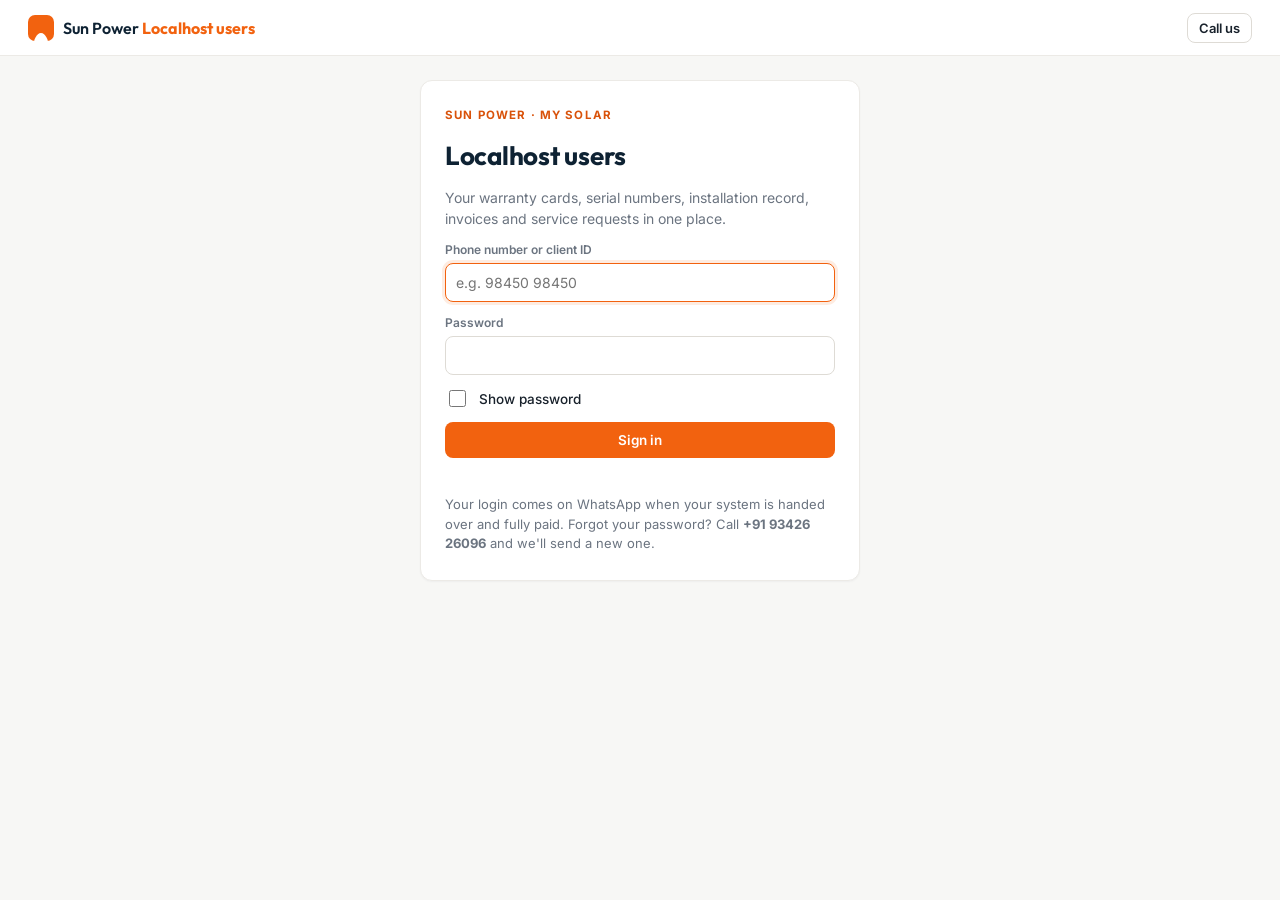
<file: portal/index.html>
<!doctype html>
<html lang="en">
<head>
  <meta charset="utf-8">
  <meta name="viewport" content="width=device-width, initial-scale=1">
  <meta name="robots" content="noindex, nofollow">
  <meta name="referrer" content="no-referrer">
  <title>Localhost users · Sun Power</title>
  <link rel="icon" href="data:image/svg+xml,%3Csvg xmlns='http://www.w3.org/2000/svg' viewBox='0 0 64 64'%3E%3Crect width='64' height='64' rx='14' fill='%23F2620F'/%3E%3Cpath d='M14 40a18 18 0 0 1 36 0z' fill='%23fff'/%3E%3Cpath d='M10 46h44' stroke='%23fff' stroke-width='4' stroke-linecap='round'/%3E%3C/svg%3E">
  <link rel="preconnect" href="https://fonts.googleapis.com">
  <link rel="preconnect" href="https://fonts.gstatic.com" crossorigin>
  <link href="https://fonts.googleapis.com/css2?family=Outfit:wght@500;600;700&family=Inter:wght@400;500;600&display=swap" rel="stylesheet">
  <link rel="stylesheet" href="../admin/admin.css?v=25">
  <link rel="stylesheet" href="portal.css?v=7">
</head>
<body>
  <header class="topbar">
    <div class="brand">
      <span class="brand__mark" aria-hidden="true"></span>
      <span>Sun Power <b>Localhost users</b></span>
    </div>
    <div class="topbar__right">
      <a class="btn btn--ghost btn--sm" id="callBtn" href="tel:+919342626096">Call us</a>
      <button type="button" class="link-btn" id="signOutBtn" hidden>Sign out</button>
    </div>
  </header>

  <main class="main portal" id="app">
    <p class="empty" id="loading">Loading your solar details…</p>
  </main>

  <!-- Report a problem -->
  <div class="modal" id="reportModal" hidden>
    <div class="drawer__backdrop" data-close-report></div>
    <form class="modal__card" id="reportForm">
      <header class="drawer__head">
        <div>
          <h2>Report a problem</h2>
          <p class="muted">We'll reply on WhatsApp with a request number.</p>
        </div>
        <button type="button" class="icon-btn" data-close-report aria-label="Close">✕</button>
      </header>
      <fieldset class="cat-list" id="catList">
        <legend class="sr-only">What's the problem?</legend>
      </fieldset>
      <p class="quote-warn" id="safetyNote" hidden></p>
      <label><span>Tell us what's happening</span><textarea name="description" rows="3" required minlength="5" placeholder="e.g. Inverter shows E-21 since the rain last night"></textarea></label>
      <div>
        <span class="field-label">Photos (optional, up to 4)</span>
        <div class="photos" id="reportPhotos"></div>
        <label class="btn btn--ghost photo-add" id="reportPhotoAdd">
          + Add photos
          <input type="file" accept="image/*" capture="environment" multiple hidden id="reportPhotoInput">
        </label>
      </div>
      <button type="submit" class="btn btn--primary btn--block">Send to Sun Power</button>
      <p class="login__error" id="reportError" role="alert"></p>
    </form>
  </div>

  <div class="toast" id="toast" role="status" hidden></div>

  <script src="../admin/vendor/supabase.js"></script>
  <script src="../admin/vendor/jspdf.umd.min.js"></script>
  <script src="../admin/vendor/jspdf.plugin.autotable.min.js"></script>
  <script src="../admin/vendor/qrcode.js"></script>
  <script src="portal.js?v=9"></script>
</body>
</html>
</file>
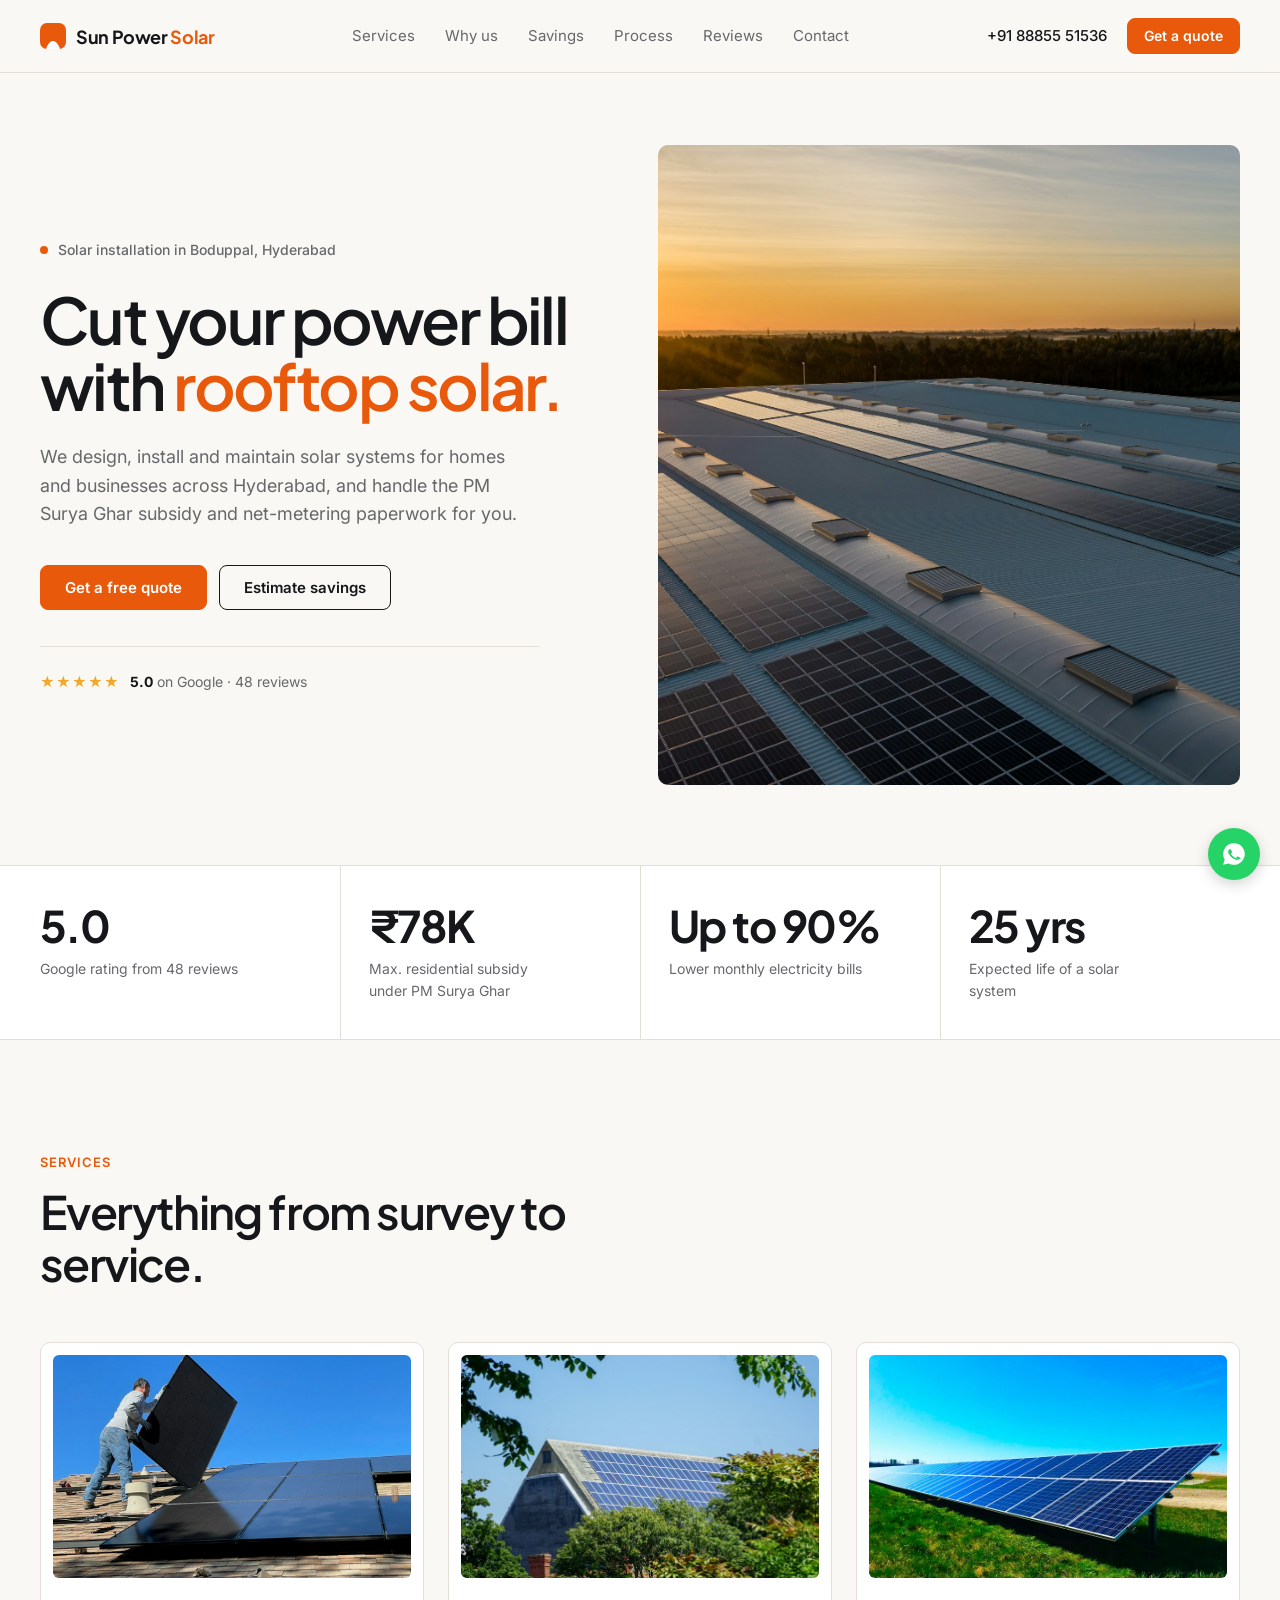
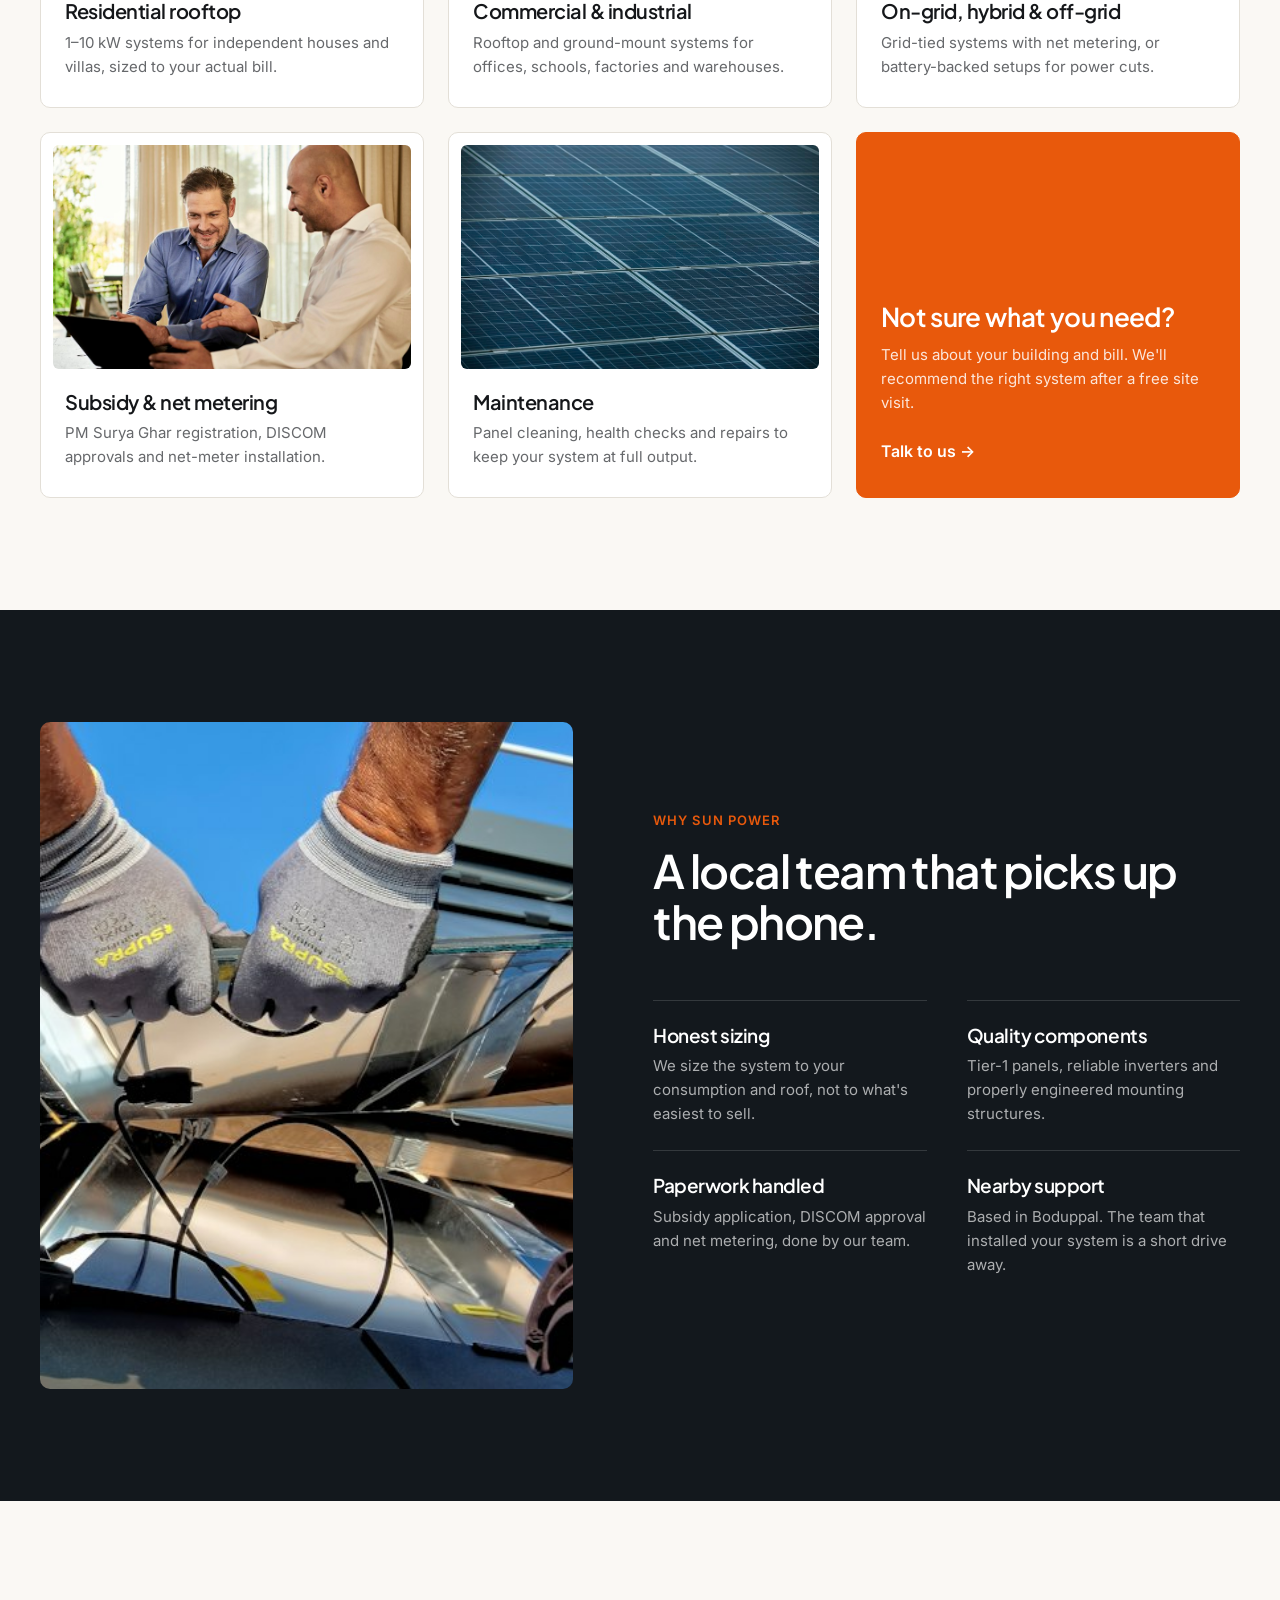
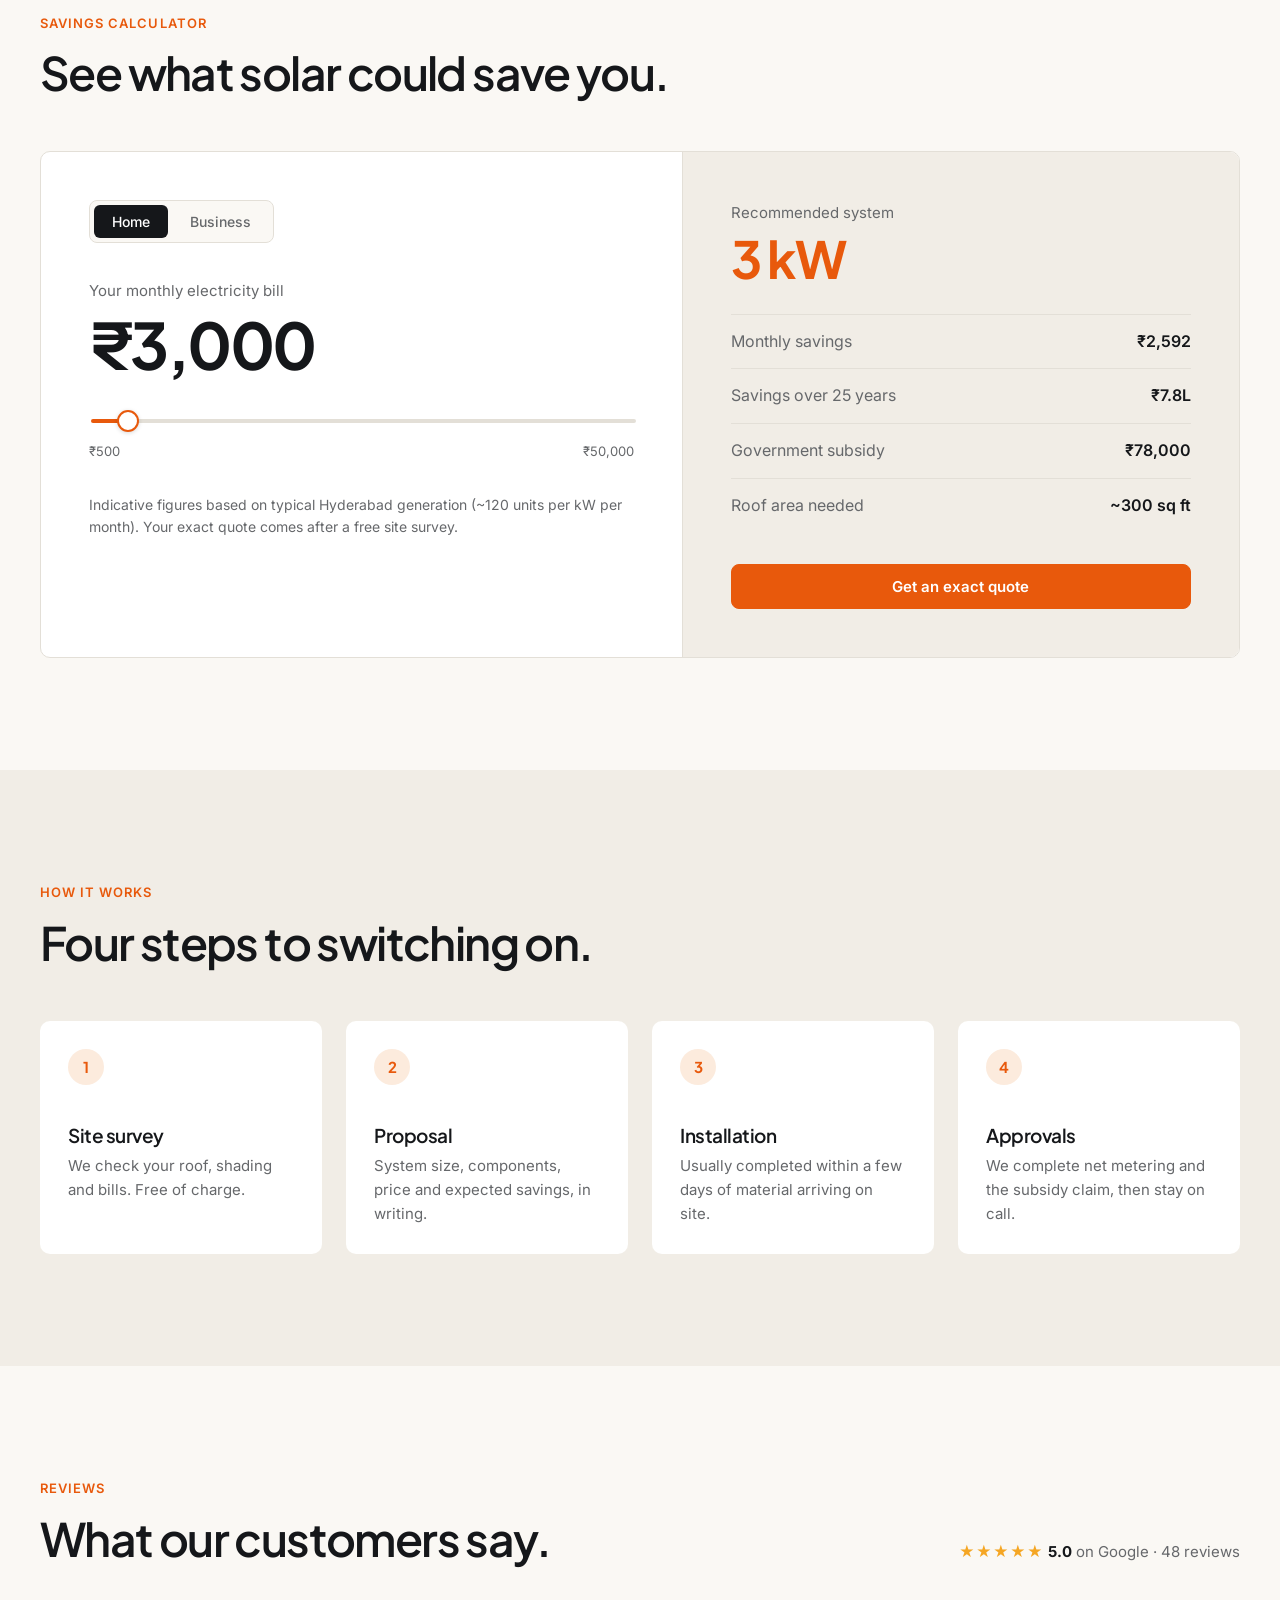
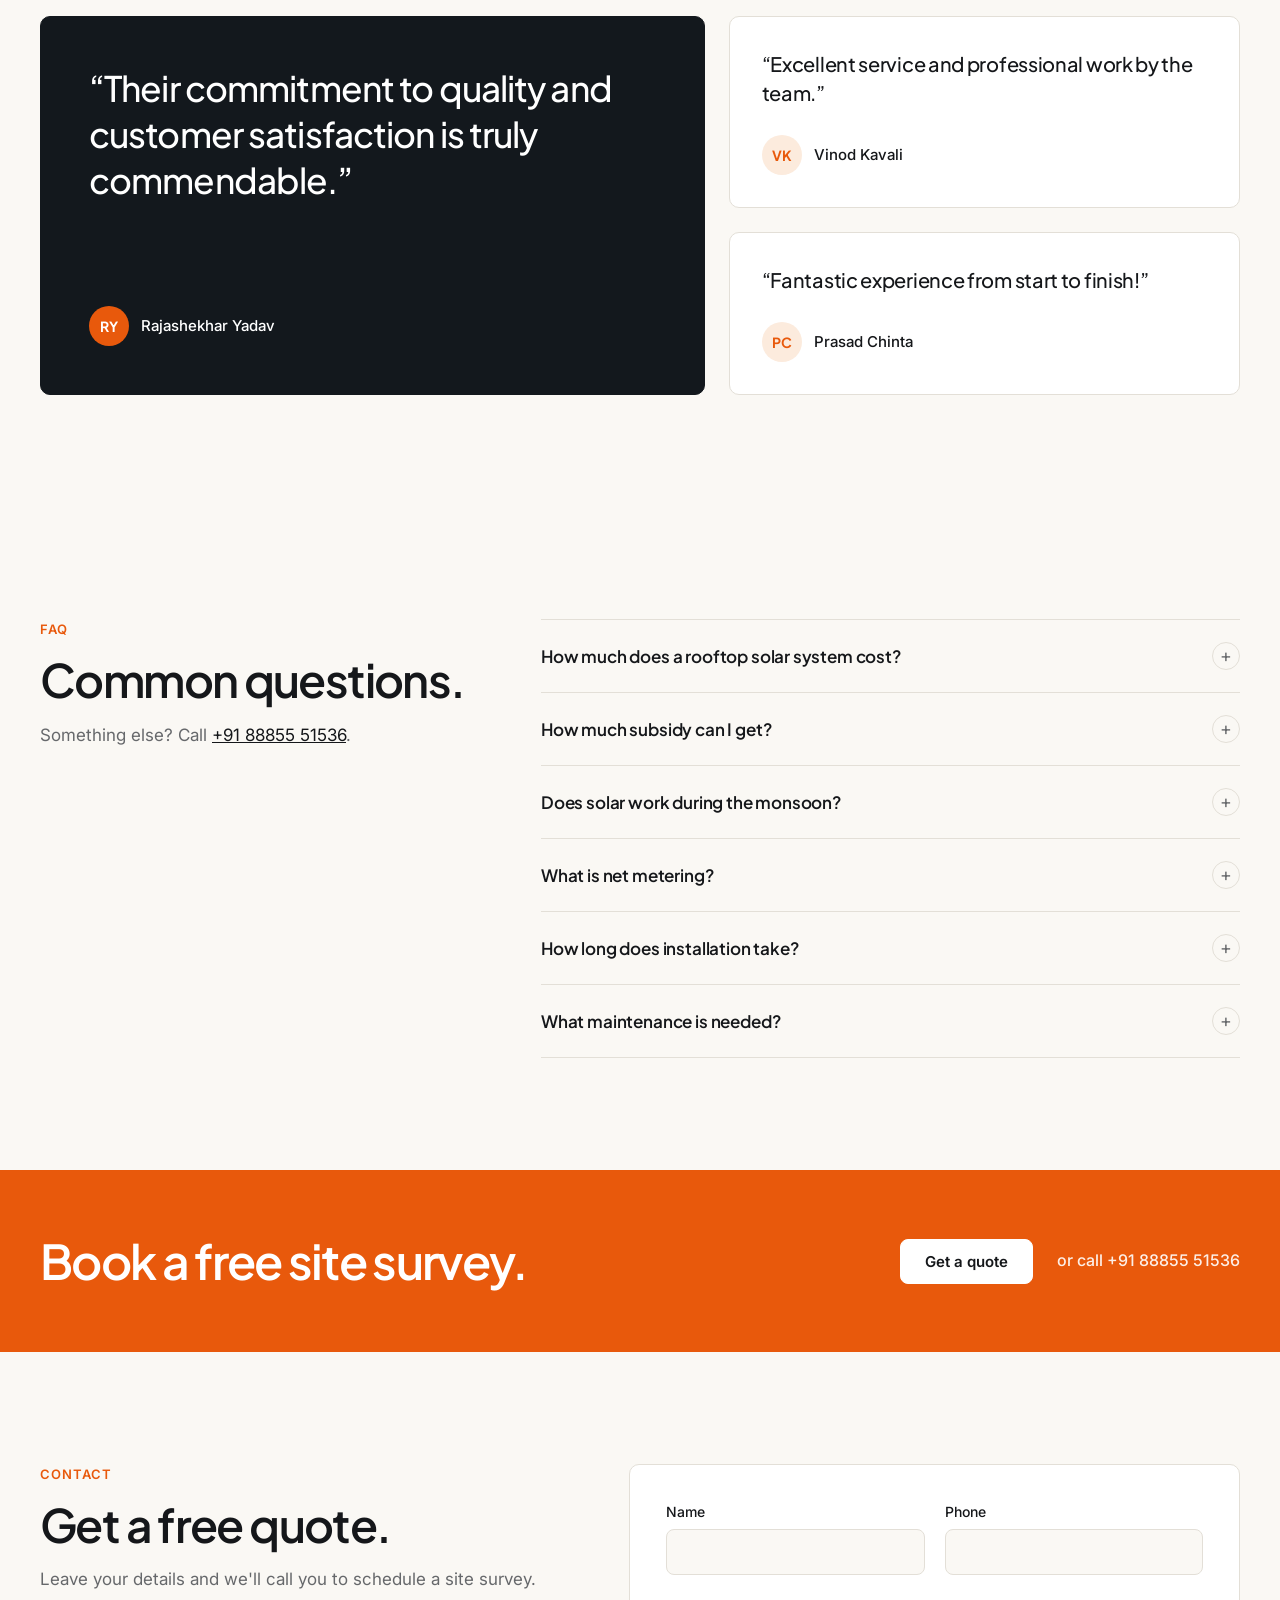
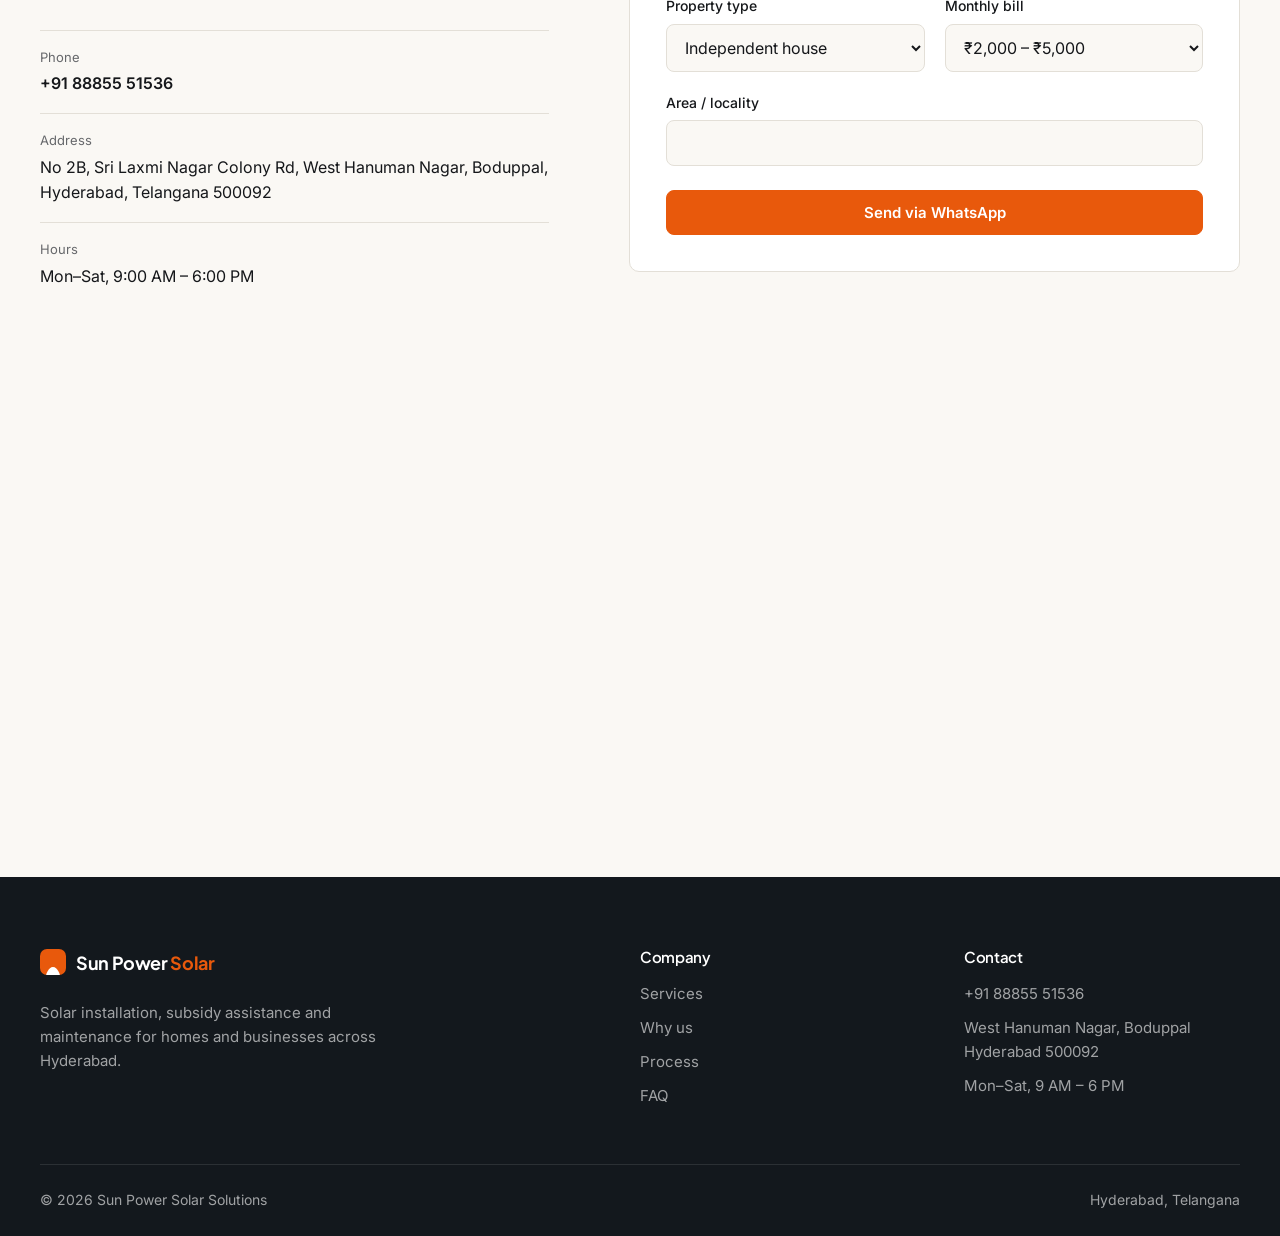
<file: versions/balanced/index.html>
<!doctype html>
<html lang="en">
<head>
  <meta charset="utf-8">
  <meta name="viewport" content="width=device-width, initial-scale=1">
  <title>Sun Power Solar Solutions | Rooftop Solar in Hyderabad</title>
  <meta name="description" content="Sun Power Solar Solutions, Boduppal, Hyderabad. Rooftop solar for homes and businesses, PM Surya Ghar subsidy assistance, installation and maintenance. Rated 5.0 on Google.">
  <meta name="theme-color" content="#FAF8F4">
  <link rel="icon" href="data:image/svg+xml,%3Csvg xmlns='http://www.w3.org/2000/svg' viewBox='0 0 32 32'%3E%3Crect width='32' height='32' rx='7' fill='%23E8590C'/%3E%3Cpath d='M8 21a8 8 0 0 1 16 0z' fill='%23fff'/%3E%3C/svg%3E">
  <link rel="preconnect" href="https://fonts.googleapis.com">
  <link rel="preconnect" href="https://fonts.gstatic.com" crossorigin>
  <link href="https://fonts.googleapis.com/css2?family=Inter:wght@400;500;600&family=Plus+Jakarta+Sans:wght@500;600;700&display=swap" rel="stylesheet">
  <link rel="stylesheet" href="styles.css">
</head>
<body>

  <header class="header">
    <div class="container header__inner">
      <a href="#top" class="logo" aria-label="Sun Power Solar Solutions home">
        <span class="logo__mark" aria-hidden="true"></span>
        <span>Sun Power <em>Solar</em></span>
      </a>

      <nav class="nav" id="nav" aria-label="Primary">
        <a href="#services">Services</a>
        <a href="#why">Why us</a>
        <a href="#savings">Savings</a>
        <a href="#process">Process</a>
        <a href="#reviews">Reviews</a>
        <a href="#contact">Contact</a>
      </nav>

      <div class="header__right">
        <a href="tel:+918885551536" class="header__phone">+91 88855 51536</a>
        <a href="#contact" class="btn btn--small">Get a quote</a>
        <button class="menu-toggle" id="menuToggle" aria-label="Open menu" aria-expanded="false" aria-controls="nav">Menu</button>
      </div>
    </div>
  </header>

  <main id="top">

    <!-- Hero -->
    <section class="hero">
      <div class="container hero__grid">
        <div class="hero__copy">
          <p class="kicker"><span class="dot" aria-hidden="true"></span>Solar installation in Boduppal, Hyderabad</p>
          <h1 class="hero__title">Cut your power bill with <span class="hl">rooftop solar.</span></h1>
          <p class="hero__lead">
            We design, install and maintain solar systems for homes and businesses across Hyderabad, and handle the PM Surya Ghar subsidy and net-metering paperwork for you.
          </p>
          <div class="hero__actions">
            <a href="#contact" class="btn">Get a free quote</a>
            <a href="#savings" class="btn btn--outline">Estimate savings</a>
          </div>
          <p class="hero__rating">
            <span class="stars" aria-hidden="true">★★★★★</span>
            <span><strong>5.0</strong> on Google · 48 reviews</span>
          </p>
        </div>

        <figure class="hero__image">
          <img src="../../images/hero-wide.jpg" alt="Solar panels on a rooftop at sunset" width="2200" height="1489">
        </figure>
      </div>
    </section>

    <!-- Numbers -->
    <section class="numbers">
      <div class="container numbers__grid">
        <div>
          <strong>5.0</strong>
          <span>Google rating from 48 reviews</span>
        </div>
        <div>
          <strong>₹78K</strong>
          <span>Max. residential subsidy under PM Surya Ghar</span>
        </div>
        <div>
          <strong>Up to 90%</strong>
          <span>Lower monthly electricity bills</span>
        </div>
        <div>
          <strong>25 yrs</strong>
          <span>Expected life of a solar system</span>
        </div>
      </div>
    </section>

    <!-- Services -->
    <section class="section" id="services">
      <div class="container">
        <div class="head fade">
          <p class="label">Services</p>
          <h2>Everything from survey to service.</h2>
        </div>

        <div class="cards">
          <article class="card fade">
            <div class="card__img"><img src="../../images/residential-install.jpg" alt="Installer fitting a panel on a residential roof" loading="lazy"></div>
            <h3>Residential rooftop</h3>
            <p>1–10 kW systems for independent houses and villas, sized to your actual bill.</p>
          </article>
          <article class="card fade">
            <div class="card__img"><img src="../../images/commercial-roof.jpg" alt="Building with a solar panel roof" loading="lazy"></div>
            <h3>Commercial &amp; industrial</h3>
            <p>Rooftop and ground-mount systems for offices, schools, factories and warehouses.</p>
          </article>
          <article class="card fade">
            <div class="card__img"><img src="../../images/panels-blue-sky.jpg" alt="Solar panels under a clear sky" loading="lazy"></div>
            <h3>On-grid, hybrid &amp; off-grid</h3>
            <p>Grid-tied systems with net metering, or battery-backed setups for power cuts.</p>
          </article>
          <article class="card fade">
            <div class="card__img"><img src="../../images/consultation.jpg" alt="Consultant explaining a solar proposal to a customer" loading="lazy"></div>
            <h3>Subsidy &amp; net metering</h3>
            <p>PM Surya Ghar registration, DISCOM approvals and net-meter installation.</p>
          </article>
          <article class="card fade">
            <div class="card__img"><img src="../../images/panel-closeup.jpg" alt="Close-up of clean solar panels" loading="lazy"></div>
            <h3>Maintenance</h3>
            <p>Panel cleaning, health checks and repairs to keep your system at full output.</p>
          </article>
          <a href="#contact" class="card card--cta fade">
            <h3>Not sure what you need?</h3>
            <p>Tell us about your building and bill. We'll recommend the right system after a free site visit.</p>
            <span class="card__link">Talk to us →</span>
          </a>
        </div>
      </div>
    </section>

    <!-- Why -->
    <section class="section section--dark" id="why">
      <div class="container why">
        <figure class="why__image fade">
          <img src="../../images/technician-wiring.jpg" alt="Technician connecting solar panel wiring" loading="lazy">
        </figure>
        <div class="why__copy">
          <div class="head head--light fade">
            <p class="label">Why Sun Power</p>
            <h2>A local team that picks up the phone.</h2>
          </div>
          <div class="why__grid">
            <div class="fade">
              <h3>Honest sizing</h3>
              <p>We size the system to your consumption and roof, not to what's easiest to sell.</p>
            </div>
            <div class="fade">
              <h3>Quality components</h3>
              <p>Tier-1 panels, reliable inverters and properly engineered mounting structures.</p>
            </div>
            <div class="fade">
              <h3>Paperwork handled</h3>
              <p>Subsidy application, DISCOM approval and net metering, done by our team.</p>
            </div>
            <div class="fade">
              <h3>Nearby support</h3>
              <p>Based in Boduppal. The team that installed your system is a short drive away.</p>
            </div>
          </div>
        </div>
      </div>
    </section>

    <!-- Savings -->
    <section class="section" id="savings">
      <div class="container">
        <div class="head fade">
          <p class="label">Savings calculator</p>
          <h2>See what solar could save you.</h2>
        </div>

        <div class="calc fade">
          <div class="calc__input">
            <div class="toggle" role="tablist" aria-label="Property type">
              <button class="is-active" data-type="home" role="tab" aria-selected="true">Home</button>
              <button data-type="business" role="tab" aria-selected="false">Business</button>
            </div>
            <label for="billRange" class="calc__label">Your monthly electricity bill</label>
            <div class="calc__bill">₹<span id="billValue">3,000</span></div>
            <input type="range" id="billRange" min="500" max="50000" step="500" value="3000">
            <div class="calc__scale"><span>₹500</span><span>₹50,000</span></div>
            <p class="calc__note">Indicative figures based on typical Hyderabad generation (~120 units per kW per month). Your exact quote comes after a free site survey.</p>
          </div>

          <div class="calc__output">
            <div class="calc__main">
              <span>Recommended system</span>
              <strong><span id="rSize">3</span> kW</strong>
            </div>
            <dl class="calc__list">
              <div><dt>Monthly savings</dt><dd>₹<span id="rMonthly">2,700</span></dd></div>
              <div><dt>Savings over 25 years</dt><dd>₹<span id="rLife">8.1L</span></dd></div>
              <div id="subsidyBox"><dt>Government subsidy</dt><dd>₹<span id="rSubsidy">78,000</span></dd></div>
              <div><dt>Roof area needed</dt><dd>~<span id="rArea">300</span> sq ft</dd></div>
            </dl>
            <a href="#contact" class="btn btn--block" id="calcCta">Get an exact quote</a>
          </div>
        </div>
      </div>
    </section>

    <!-- Process -->
    <section class="section section--tint" id="process">
      <div class="container">
        <div class="head fade">
          <p class="label">How it works</p>
          <h2>Four steps to switching on.</h2>
        </div>
        <ol class="steps">
          <li class="fade">
            <span class="steps__n">1</span>
            <h3>Site survey</h3>
            <p>We check your roof, shading and bills. Free of charge.</p>
          </li>
          <li class="fade">
            <span class="steps__n">2</span>
            <h3>Proposal</h3>
            <p>System size, components, price and expected savings, in writing.</p>
          </li>
          <li class="fade">
            <span class="steps__n">3</span>
            <h3>Installation</h3>
            <p>Usually completed within a few days of material arriving on site.</p>
          </li>
          <li class="fade">
            <span class="steps__n">4</span>
            <h3>Approvals</h3>
            <p>We complete net metering and the subsidy claim, then stay on call.</p>
          </li>
        </ol>
      </div>
    </section>

    <!-- Reviews -->
    <section class="section" id="reviews">
      <div class="container">
        <div class="head head--row fade">
          <div>
            <p class="label">Reviews</p>
            <h2>What our customers say.</h2>
          </div>
          <p class="rating"><span class="stars" aria-hidden="true">★★★★★</span> <strong>5.0</strong> on Google · 48 reviews</p>
        </div>

        <div class="reviews">
          <figure class="review review--big fade">
            <blockquote>“Their commitment to quality and customer satisfaction is truly commendable.”</blockquote>
            <figcaption><span class="avatar">RY</span>Rajashekhar Yadav</figcaption>
          </figure>
          <div class="reviews__side">
            <figure class="review fade">
              <blockquote>“Excellent service and professional work by the team.”</blockquote>
              <figcaption><span class="avatar">VK</span>Vinod Kavali</figcaption>
            </figure>
            <figure class="review fade">
              <blockquote>“Fantastic experience from start to finish!”</blockquote>
              <figcaption><span class="avatar">PC</span>Prasad Chinta</figcaption>
            </figure>
          </div>
        </div>
      </div>
    </section>

    <!-- FAQ -->
    <section class="section" id="faq">
      <div class="container faq-wrap">
        <div class="head fade">
          <p class="label">FAQ</p>
          <h2>Common questions.</h2>
          <p class="muted">Something else? Call <a href="tel:+918885551536">+91 88855 51536</a>.</p>
        </div>
        <div class="faq">
          <details>
            <summary>How much does a rooftop solar system cost?</summary>
            <p>It depends on system size, components and your roof. A typical home system is 2–5 kW, and the PM Surya Ghar subsidy reduces the cost considerably. We give you an itemised quote after a free site survey.</p>
          </details>
          <details>
            <summary>How much subsidy can I get?</summary>
            <p>Under PM Surya Ghar Muft Bijli Yojana, homes get ₹30,000 per kW for the first 2 kW and ₹18,000 for the 3rd kW, up to ₹78,000. We handle the application.</p>
          </details>
          <details>
            <summary>Does solar work during the monsoon?</summary>
            <p>Yes. Panels generate less on cloudy days, but Hyderabad's strong sun for most of the year keeps annual savings high.</p>
          </details>
          <details>
            <summary>What is net metering?</summary>
            <p>It lets you export surplus power to the grid and get credit on your bill. We arrange the bi-directional meter and DISCOM approval.</p>
          </details>
          <details>
            <summary>How long does installation take?</summary>
            <p>Most home installations take a few days once material is on site. Net-meter approval follows DISCOM timelines, and we track it for you.</p>
          </details>
          <details>
            <summary>What maintenance is needed?</summary>
            <p>Very little: regular panel cleaning and an occasional health check. We offer maintenance plans.</p>
          </details>
        </div>
      </div>
    </section>

    <!-- CTA band -->
    <section class="band">
      <div class="container band__inner">
        <h2>Book a free site survey.</h2>
        <div class="band__actions">
          <a href="#contact" class="btn btn--white">Get a quote</a>
          <a href="tel:+918885551536" class="band__phone">or call +91 88855 51536</a>
        </div>
      </div>
    </section>

    <!-- Contact -->
    <section class="section" id="contact">
      <div class="container contact-wrap">
        <div>
          <div class="head fade">
            <p class="label">Contact</p>
            <h2>Get a free quote.</h2>
            <p class="muted">Leave your details and we'll call you to schedule a site survey.</p>
          </div>
          <dl class="contact">
            <div><dt>Phone</dt><dd><a href="tel:+918885551536">+91 88855 51536</a></dd></div>
            <div><dt>Address</dt><dd>No 2B, Sri Laxmi Nagar Colony Rd, West Hanuman Nagar, Boduppal, Hyderabad, Telangana 500092</dd></div>
            <div><dt>Hours</dt><dd>Mon–Sat, 9:00 AM – 6:00 PM</dd></div>
          </dl>
        </div>

        <form class="form" id="leadForm" novalidate>
          <div class="form__row">
            <label>
              <span>Name</span>
              <input type="text" name="name" required autocomplete="name">
            </label>
            <label>
              <span>Phone</span>
              <input type="tel" name="phone" required autocomplete="tel">
            </label>
          </div>
          <div class="form__row">
            <label>
              <span>Property type</span>
              <select name="type">
                <option>Independent house</option>
                <option>Villa</option>
                <option>Apartment / society</option>
                <option>Commercial</option>
                <option>Industrial</option>
                <option>Agricultural</option>
              </select>
            </label>
            <label>
              <span>Monthly bill</span>
              <select name="bill" id="formBill">
                <option>Below ₹2,000</option>
                <option selected>₹2,000 – ₹5,000</option>
                <option>₹5,000 – ₹10,000</option>
                <option>₹10,000 – ₹25,000</option>
                <option>Above ₹25,000</option>
              </select>
            </label>
          </div>
          <label>
            <span>Area / locality</span>
            <input type="text" name="area">
          </label>
          <button type="submit" class="btn btn--block">Send via WhatsApp</button>
          <p class="form__note" id="formNote" role="status"></p>
        </form>
      </div>

      <div class="container">
        <iframe class="map"
          title="Sun Power Solar Solutions location"
          src="https://www.google.com/maps?q=Sun+Power+Solar+Solutions,+Sri+Laxmi+Nagar+Colony+Rd,+West+Hanuman+Nagar,+Boduppal,+Hyderabad+500092&output=embed"
          loading="lazy" referrerpolicy="no-referrer-when-downgrade"></iframe>
      </div>
    </section>
  </main>

  <footer class="footer">
    <div class="container footer__grid">
      <div>
        <a href="#top" class="logo logo--light">
          <span class="logo__mark" aria-hidden="true"></span>
          <span>Sun Power <em>Solar</em></span>
        </a>
        <p>Solar installation, subsidy assistance and maintenance for homes and businesses across Hyderabad.</p>
      </div>
      <div>
        <h4>Company</h4>
        <ul>
          <li><a href="#services">Services</a></li>
          <li><a href="#why">Why us</a></li>
          <li><a href="#process">Process</a></li>
          <li><a href="#faq">FAQ</a></li>
        </ul>
      </div>
      <div>
        <h4>Contact</h4>
        <ul>
          <li><a href="tel:+918885551536">+91 88855 51536</a></li>
          <li>West Hanuman Nagar, Boduppal<br>Hyderabad 500092</li>
          <li>Mon–Sat, 9 AM – 6 PM</li>
        </ul>
      </div>
    </div>
    <div class="container footer__bottom">
      <span>© <span id="year">2026</span> Sun Power Solar Solutions</span>
      <span>Hyderabad, Telangana</span>
    </div>
  </footer>

  <a class="wa" href="https://wa.me/918885551536?text=Hi%20Sun%20Power%20Solar%2C%20I%27m%20interested%20in%20a%20solar%20installation." target="_blank" rel="noopener" aria-label="Chat on WhatsApp">
    <svg viewBox="0 0 24 24" aria-hidden="true"><path d="M12 2a10 10 0 0 0-8.6 15.1L2 22l5-1.3A10 10 0 1 0 12 2zm5.3 14.1c-.2.6-1.3 1.2-1.8 1.3-.5 0-1 .2-3.2-.7-2.7-1.1-4.4-3.8-4.6-4-.1-.2-1.1-1.4-1.1-2.7s.7-1.9.9-2.2c.2-.3.5-.3.7-.3h.5c.2 0 .4 0 .6.5l.8 2c.1.2.1.4 0 .5l-.3.5-.4.4c-.1.2-.3.3-.1.6.2.3.8 1.3 1.7 2.1 1.1 1 2.1 1.3 2.4 1.5.3.1.5.1.6-.1l.9-1.1c.2-.3.4-.2.6-.1l1.9.9c.3.1.5.2.5.3.1.2.1.7-.1 1.4z"/></svg>
  </a>

  <script src="script.js"></script>
</body>
</html>
</file>
<file: styles.css>
/* ============ Tokens ============ */
:root {
  --orange: #F2620F;
  --orange-600: #D9520A;
  --orange-300: #FF9A5C;
  --orange-50: #FFF1E8;
  --navy: #0E2233;
  --navy-800: #0A1A28;
  --navy-700: #16324A;
  --ink: #0F1B26;
  --muted: #5B6672;
  --line: #E6E1DA;
  --cream: #F6F3EE;
  --tint: #EEEAE3;
  --white: #FFFFFF;

  --radius: 22px;
  --radius-lg: 32px;
  --shadow-sm: 0 2px 10px rgba(14, 34, 51, .06);
  --shadow: 0 18px 50px -18px rgba(14, 34, 51, .25);
  --shadow-orange: 0 14px 34px -12px rgba(242, 98, 15, .55);

  --font-head: "Outfit", system-ui, sans-serif;
  --font-body: "Inter", system-ui, sans-serif;
  --ease: cubic-bezier(.2, .7, .2, 1);
}

/* ============ Base ============ */
*, *::before, *::after { box-sizing: border-box; }
html { scroll-behavior: smooth; scroll-padding-top: 90px; overflow-x: clip; }
body {
  margin: 0;
  font-family: var(--font-body);
  color: var(--ink);
  background: var(--cream);
  line-height: 1.6;
  -webkit-font-smoothing: antialiased;
  overflow-x: hidden;
}
img { max-width: 100%; display: block; }
a { color: inherit; text-decoration: none; }
h1, h2, h3, h4 { font-family: var(--font-head); line-height: 1.08; margin: 0; letter-spacing: -0.02em; }
p { margin: 0; }
svg { width: 1.1em; height: 1.1em; flex-shrink: 0; }

.container { width: min(1200px, 100% - 40px); margin-inline: auto; }
.accent { color: var(--orange); }
.stars { color: #FFB020; letter-spacing: 2px; }

/* ============ Buttons ============ */
.btn {
  display: inline-flex; align-items: center; justify-content: center; gap: .6em;
  font-family: var(--font-head); font-weight: 600; font-size: 1rem;
  padding: .85em 1.5em; border-radius: 999px; border: 2px solid transparent;
  cursor: pointer; transition: transform .25s var(--ease), box-shadow .25s var(--ease), background .25s, color .25s;
  white-space: nowrap;
}
.btn svg { fill: none; stroke: currentColor; stroke-width: 2.2; stroke-linecap: round; stroke-linejoin: round; }
.btn svg.fill { fill: currentColor; stroke: none; }
.btn--primary { background: var(--orange); color: #fff; box-shadow: var(--shadow-orange); }
.btn--primary:hover { background: var(--orange-600); transform: translateY(-2px); }
.btn--ghost { border-color: var(--navy); color: var(--navy); }
.btn--ghost:hover { background: var(--navy); color: #fff; }
.btn--dark { background: var(--navy); color: #fff; }
.btn--dark:hover { background: var(--navy-700); transform: translateY(-2px); }
.btn--sm { padding: .6em 1.2em; font-size: .92rem; }
.btn--lg { padding: 1em 1.8em; font-size: 1.05rem; }
.btn--block { width: 100%; }

/* ============ Top bar ============ */
.topbar { background: var(--navy); color: rgba(255,255,255,.78); font-size: .84rem; }
.topbar__inner { display: flex; gap: 28px; justify-content: flex-end; align-items: center; padding: 9px 0; }
.topbar__item { display: inline-flex; align-items: center; gap: 7px; }
.topbar__item svg { fill: var(--orange); width: 15px; height: 15px; }
.topbar__phone { color: #fff; font-weight: 600; }
.topbar__phone:hover { color: var(--orange-300); }

/* ============ Header ============ */
.site-header { position: fixed; inset: 0 0 auto 0; z-index: 50; transition: transform .45s var(--ease); }
.site-header .topbar { transition: background .4s; }
.site-header.is-top .topbar { background: rgba(10, 26, 40, .35); }
.site-header:not(.is-top) { transform: translateY(-38px); }
.header {
  position: relative; background: rgba(246, 243, 238, .9);
  backdrop-filter: saturate(160%) blur(16px); -webkit-backdrop-filter: saturate(160%) blur(16px);
  border-bottom: 1px solid var(--line); box-shadow: var(--shadow-sm);
  transition: background .4s, border-color .4s, box-shadow .4s;
}
.site-header.is-top .header { background: transparent; border-color: rgba(255,255,255,.12); box-shadow: none; backdrop-filter: none; -webkit-backdrop-filter: none; }
.site-header.is-top .logo__text strong,
.site-header.is-top .nav a:not(.btn) { color: #fff; }
.site-header.is-top .nav a:not(.btn):hover { background: rgba(255,255,255,.12); }
.site-header.is-top .menu-toggle { background: rgba(255,255,255,.14); }
.header__inner { display: flex; align-items: center; justify-content: space-between; height: 80px; gap: 24px; }

.logo { display: inline-flex; align-items: center; gap: 12px; }
.logo__mark {
  width: 46px; height: 46px; border-radius: 14px;
  background: linear-gradient(145deg, var(--orange-300), var(--orange) 60%);
  color: #fff; display: grid; place-items: center; box-shadow: var(--shadow-orange);
}
.logo__mark svg { width: 30px; height: 30px; }
.logo__text { display: flex; flex-direction: column; line-height: 1; }
.logo__text strong { font-family: var(--font-head); font-size: 1.32rem; font-weight: 800; color: var(--navy); letter-spacing: -0.02em; transition: color .4s; }
.logo__text small { font-size: .68rem; letter-spacing: .22em; text-transform: uppercase; color: var(--orange); font-weight: 600; margin-top: 4px; }
.logo--light .logo__text strong { color: #fff; }

.nav { display: flex; gap: 4px; }
.nav a {
  font-family: var(--font-head); font-weight: 500; font-size: .98rem; color: var(--navy);
  padding: 8px 14px; border-radius: 999px; transition: background .2s, color .3s;
}
.nav a:not(.btn):hover { background: var(--tint); }
.nav a.btn { color: #fff; }
.nav a.is-active:not(.btn) { color: var(--orange) !important; }
.nav__cta-mobile { display: none !important; }

.header__actions { display: flex; align-items: center; gap: 12px; }
.menu-toggle {
  display: none; width: 46px; height: 46px; border-radius: 14px; border: 0;
  background: var(--navy); cursor: pointer; padding: 0 13px;
  flex-direction: column; justify-content: center; gap: 5px; transition: background .3s;
}
.menu-toggle span { display: block; height: 2px; background: #fff; border-radius: 2px; transition: transform .3s, opacity .3s; }
.menu-toggle[aria-expanded="true"] span:nth-child(1) { transform: translateY(7px) rotate(45deg); }
.menu-toggle[aria-expanded="true"] span:nth-child(2) { opacity: 0; }
.menu-toggle[aria-expanded="true"] span:nth-child(3) { transform: translateY(-7px) rotate(-45deg); }

/* ============ Preloader & progress ============ */
.preloader {
  position: fixed; inset: 0; z-index: 200; background: var(--navy-800);
  display: grid; place-items: center; align-content: center; gap: 22px;
  transition: opacity .7s var(--ease) .1s, visibility .7s .1s;
}
.preloader.is-done { opacity: 0; visibility: hidden; }
.preloader__sun { position: relative; width: 74px; height: 74px; }
.preloader__sun::before {
  content: ""; position: absolute; inset: 0; border-radius: 50%;
  background: radial-gradient(circle at 35% 35%, #FFD08A, var(--orange) 60%);
  box-shadow: 0 0 60px 10px rgba(242,98,15,.55); animation: pulse 1.6s ease-in-out infinite;
}
.preloader__sun span { position: absolute; inset: -18px; border-radius: 50%; border: 2px dashed rgba(255,154,92,.55); animation: spin 6s linear infinite; }
.preloader__word { font-family: var(--font-head); font-weight: 700; font-size: 1.3rem; color: #fff; letter-spacing: .02em; }
@keyframes pulse { 50% { transform: scale(.9); } }
@keyframes spin { to { transform: rotate(360deg); } }

.progress { position: fixed; top: 0; left: 0; height: 3px; width: 100%; z-index: 120; background: linear-gradient(90deg, var(--orange-300), var(--orange)); transform-origin: 0 50%; transform: scaleX(0); }

/* ============ Hero ============ */
.hero { position: relative; min-height: 100vh; min-height: 100svh; display: flex; align-items: center; padding: 170px 0 150px; color: #fff; overflow: hidden; isolation: isolate; }
.hero__media { position: absolute; inset: 0; z-index: -3; }
.hero__media img { width: 100%; height: 115%; object-fit: cover; object-position: center 40%; will-change: transform; animation: heroZoom 14s var(--ease) both; }
@keyframes heroZoom { from { scale: 1.12; } to { scale: 1; } }
.hero__shade {
  position: absolute; inset: 0; z-index: -2;
  background:
    linear-gradient(90deg, rgba(8,20,32,.92) 0%, rgba(8,20,32,.72) 42%, rgba(8,20,32,.25) 75%, rgba(8,20,32,.35) 100%),
    linear-gradient(0deg, rgba(8,20,32,.85) 0%, transparent 35%);
}
.hero__glow {
  position: absolute; z-index: -1; width: 720px; height: 720px; border-radius: 50%; right: 4%; top: -20%;
  background: radial-gradient(circle, rgba(255,140,60,.38) 0%, rgba(242,98,15,.12) 40%, transparent 70%);
  filter: blur(10px); animation: glow 7s ease-in-out infinite;
}
@keyframes glow { 50% { transform: translate(-30px, 30px) scale(1.08); opacity: .8; } }

.hero__grid { position: relative; display: grid; grid-template-columns: 1.25fr .75fr; gap: 70px; align-items: center; }

.rating-pill {
  display: inline-flex; align-items: center; gap: 8px; border-radius: 999px;
  padding: 8px 16px 8px 12px; font-size: .9rem;
}
.rating-pill--glass { background: rgba(255,255,255,.1); border: 1px solid rgba(255,255,255,.2); color: rgba(255,255,255,.8); backdrop-filter: blur(10px); -webkit-backdrop-filter: blur(10px); }
.rating-pill--glass strong { color: #fff; }

.hero__title { font-size: clamp(2.9rem, 6.4vw, 5.8rem); font-weight: 700; margin: 26px 0 24px; letter-spacing: -0.035em; line-height: 1.02; }
.hero__title .accent { color: #FF8A3D; }
.hero__lead { font-size: 1.16rem; color: rgba(255,255,255,.78); max-width: 560px; }
.hero__lead strong { color: #fff; }
.hero__ctas { display: flex; flex-wrap: wrap; gap: 14px; margin-top: 36px; }
.hero__ticks { list-style: none; padding: 0; margin: 32px 0 0; display: flex; flex-wrap: wrap; gap: 10px 26px; }
.hero__ticks li { display: inline-flex; align-items: center; gap: 8px; font-weight: 500; font-size: .95rem; color: rgba(255,255,255,.9); }
.hero__ticks li::before {
  content: ""; width: 20px; height: 20px; border-radius: 50%;
  background: var(--orange) url("data:image/svg+xml,%3Csvg xmlns='http://www.w3.org/2000/svg' viewBox='0 0 24 24' fill='none' stroke='white' stroke-width='3.2' stroke-linecap='round' stroke-linejoin='round'%3E%3Cpath d='M5 12.5l4.5 4.5L19 7.5'/%3E%3C/svg%3E") center/12px no-repeat;
}

.hero-card {
  background: rgba(255,255,255,.1); border: 1px solid rgba(255,255,255,.2);
  backdrop-filter: blur(22px) saturate(140%); -webkit-backdrop-filter: blur(22px) saturate(140%);
  border-radius: 30px; padding: 28px; box-shadow: 0 40px 80px -30px rgba(0,0,0,.6);
  display: grid; gap: 20px;
}
.hero-card__head { display: flex; align-items: center; gap: 10px; font-family: var(--font-head); font-weight: 600; font-size: .85rem; letter-spacing: .14em; text-transform: uppercase; color: rgba(255,255,255,.75); }
.hero-card__dot { width: 9px; height: 9px; border-radius: 50%; background: #3DDC84; box-shadow: 0 0 0 4px rgba(61,220,132,.2); animation: pulse 2s infinite; }
.hero-card__big { background: linear-gradient(145deg, var(--orange), #FF8A3D); border-radius: 20px; padding: 20px 22px; display: grid; position: relative; overflow: hidden; }
.hero-card__big::after { content: ""; position: absolute; width: 160px; height: 160px; border-radius: 50%; border: 26px solid rgba(255,255,255,.12); right: -50px; top: -60px; }
.hero-card__big small { font-size: .82rem; opacity: .9; }
.hero-card__big strong { font-family: var(--font-head); font-size: 2.6rem; line-height: 1.1; letter-spacing: -0.02em; }
.hero-card__big span { font-size: .8rem; opacity: .85; }
.hero-card__rows { list-style: none; padding: 0; margin: 0; display: grid; gap: 14px; }
.hero-card__rows li { display: flex; align-items: center; gap: 14px; }
.hero-card__rows strong { display: block; font-family: var(--font-head); font-size: 1.08rem; }
.hero-card__rows small { color: rgba(255,255,255,.65); font-size: .84rem; }
.hero-card__icon { width: 42px; height: 42px; flex-shrink: 0; border-radius: 13px; background: rgba(255,255,255,.12); display: grid; place-items: center; }
.hero-card__icon svg { width: 20px; height: 20px; fill: none; stroke: #FFB37A; stroke-width: 2.2; stroke-linecap: round; stroke-linejoin: round; }

.hero__scroll { position: absolute; left: 50%; bottom: 100px; transform: translateX(-50%); width: 28px; height: 46px; border: 2px solid rgba(255,255,255,.45); border-radius: 20px; }
.hero__scroll span { position: absolute; left: 50%; top: 8px; width: 4px; height: 9px; margin-left: -2px; border-radius: 4px; background: #fff; animation: scrollDot 1.8s ease-in-out infinite; }
@keyframes scrollDot { 0% { opacity: 0; transform: translateY(0); } 30% { opacity: 1; } 100% { opacity: 0; transform: translateY(16px); } }

/* ============ Stats ============ */
.stats { position: relative; z-index: 3; margin-top: -70px; }
.stats__card {
  background: #fff; border-radius: 28px; box-shadow: 0 30px 70px -30px rgba(14,34,51,.35);
  display: grid; grid-template-columns: repeat(4, 1fr); padding: 34px 10px; border: 1px solid var(--line);
}
.stat { text-align: center; padding: 6px 20px; }
.stat + .stat { border-left: 1px solid var(--line); }
.stat strong { font-family: var(--font-head); font-size: clamp(2.2rem, 4vw, 3.2rem); font-weight: 800; color: var(--navy); letter-spacing: -0.03em; line-height: 1.1; display: block; }
.stat strong em { font-style: normal; color: #FFB020; font-size: .7em; margin-left: 4px; vertical-align: .15em; }
.stat small { color: var(--muted); font-weight: 500; font-size: .92rem; }

/* ============ Split-word headings ============ */
.w { display: inline-block; overflow: hidden; vertical-align: top; padding-bottom: .18em; margin-bottom: -.18em; }
.w > span { display: inline-block; transform: translateY(110%); transition: transform .9s var(--ease); transition-delay: calc(var(--i) * 45ms); }
.is-split.is-visible .w > span { transform: none; }

/* ============ Bill comparison ============ */
.bill-card {
  position: absolute; right: 2%; top: 6%; width: 270px; background: #fff; color: var(--ink);
  border-radius: 22px; padding: 20px 22px; box-shadow: 0 30px 60px -20px rgba(0,0,0,.55); display: grid; gap: 12px;
  animation: floaty 7s ease-in-out infinite;
}
.bill-card__title { font-size: .76rem; font-weight: 600; color: var(--muted); text-transform: uppercase; letter-spacing: .08em; }
.bill-card__row { display: grid; grid-template-columns: 1fr auto; gap: 4px 10px; align-items: center; }
.bill-card__row span { font-size: .85rem; color: var(--muted); }
.bill-card__row strong { font-family: var(--font-head); font-size: 1.1rem; color: var(--navy); grid-row: 1; grid-column: 2; }
.bill-card__bar { grid-column: 1 / -1; height: 10px; border-radius: 99px; background: var(--tint); overflow: hidden; }
.bill-card__bar i { display: block; height: 100%; width: var(--w); border-radius: inherit; background: #C9C3BA; transform-origin: left; transform: scaleX(0); transition: transform 1.4s var(--ease) .3s; }
.bill-card__row--after .bill-card__bar i { background: linear-gradient(90deg, var(--orange), var(--orange-300)); }
.bill-card__row--after strong { color: var(--orange); }
.why__media.is-visible .bill-card__bar i { transform: none; }

/* ============ Footer CTA ============ */
.footer__cta { display: grid; grid-template-columns: 1.3fr 1fr; gap: 50px; align-items: end; padding-bottom: 70px; margin-bottom: 70px; border-bottom: 1px solid rgba(255,255,255,.08); }
.footer__big { font-size: clamp(3.4rem, 9vw, 8rem); color: #fff; letter-spacing: -0.045em; line-height: .95; }
.footer__cta-side p { font-size: 1.1rem; color: rgba(255,255,255,.7); margin-bottom: 24px; }
.footer__cta-btns { display: flex; gap: 12px; flex-wrap: wrap; }

/* ============ Glass button & shine ============ */
.btn--glass { background: rgba(255,255,255,.1); color: #fff; border-color: rgba(255,255,255,.28); backdrop-filter: blur(10px); -webkit-backdrop-filter: blur(10px); }
.btn--glass:hover { background: #fff; color: var(--navy); transform: translateY(-2px); }
.btn--primary { position: relative; overflow: hidden; background: linear-gradient(135deg, #FF7A2E, var(--orange) 55%, var(--orange-600)); }
.btn--primary::after {
  content: ""; position: absolute; top: 0; bottom: 0; left: -80%; width: 50%;
  background: linear-gradient(100deg, transparent, rgba(255,255,255,.45), transparent); transform: skewX(-20deg);
  transition: left .7s var(--ease);
}
.btn--primary:hover::after { left: 130%; }

/* ============ Marquee ============ */
.marquee { background: var(--orange); color: #fff; overflow: hidden; padding: 20px 0; transform: rotate(-1.2deg); margin: 90px -10px 0; position: relative; z-index: 2; }
.marquee__track { display: flex; gap: 34px; width: max-content; animation: marquee 38s linear infinite; align-items: center; }
.marquee span { font-family: var(--font-head); font-size: 1.4rem; font-weight: 700; text-transform: uppercase; letter-spacing: .02em; white-space: nowrap; }
.marquee i { font-style: normal; color: var(--navy); font-size: 1.1rem; }
@keyframes marquee { to { transform: translateX(-50%); } }

/* ============ Sections ============ */
.section { padding: 120px 0; position: relative; }
.section--tint { background: var(--tint); }
.section--dark { background: var(--navy); color: #fff; overflow: hidden; }
.section-head { max-width: 720px; margin-bottom: 60px; }
.eyebrow {
  display: inline-flex; align-items: center; gap: 10px;
  font-family: var(--font-head); font-weight: 600; font-size: .85rem;
  letter-spacing: .18em; text-transform: uppercase; color: var(--orange);
}
.eyebrow::before { content: ""; width: 28px; height: 2px; background: currentColor; border-radius: 2px; }
.eyebrow--light { color: var(--orange-300); }
.section-title { font-size: clamp(2.2rem, 4.4vw, 3.6rem); font-weight: 700; color: var(--navy); margin: 16px 0 18px; }
.section-title--light { color: #fff; }
.section-lead { font-size: 1.1rem; color: var(--muted); max-width: 600px; }
.section-lead--light { color: rgba(255,255,255,.72); }

/* ============ Services ============ */
.services { display: grid; grid-template-columns: repeat(3, 1fr); grid-auto-rows: minmax(250px, auto); gap: 22px; }
.service {
  background: #fff; border-radius: var(--radius); padding: 34px 30px;
  border: 1px solid var(--line);
  transition: transform .35s var(--ease), box-shadow .35s var(--ease), border-color .35s;
}
.service:hover { transform: translateY(-6px); box-shadow: var(--shadow); border-color: transparent; }
.service h3 { font-size: 1.4rem; color: var(--navy); margin: 22px 0 10px; }
.service p { color: var(--muted); font-size: .98rem; }
.service__icon {
  width: 60px; height: 60px; border-radius: 18px; display: grid; place-items: center;
  background: var(--orange-50); color: var(--orange); transition: background .3s, color .3s;
}
.service__icon svg { width: 28px; height: 28px; fill: none; stroke: currentColor; stroke-width: 2; stroke-linecap: round; stroke-linejoin: round; }
.service:hover .service__icon { background: var(--orange); color: #fff; }

.service--feature { grid-row: span 2; position: relative; padding: 0; overflow: hidden; border: 0; min-height: 520px; }
.service--feature img { position: absolute; inset: 0; width: 100%; height: 100%; object-fit: cover; transition: transform 1s var(--ease); }
.service--feature:hover img { transform: scale(1.06); }
.service__overlay {
  position: absolute; inset: 0; padding: 34px 30px; display: flex; flex-direction: column; justify-content: flex-end;
  background: linear-gradient(180deg, rgba(14,34,51,0) 30%, rgba(14,34,51,.92) 100%);
  color: #fff;
}
.service__overlay h3 { color: #fff; font-size: 1.85rem; margin-top: 14px; }
.service__overlay p { color: rgba(255,255,255,.8); margin-bottom: 18px; }
.service__tag { align-self: flex-start; background: var(--orange); font-size: .78rem; font-weight: 600; padding: 6px 12px; border-radius: 999px; }

.service--img { padding: 0; overflow: hidden; display: flex; flex-direction: column; }
.service__media { height: 170px; overflow: hidden; }
.service__media img { width: 100%; height: 100%; object-fit: cover; transition: transform .8s var(--ease); }
.service--img:hover .service__media img { transform: scale(1.07); }
.service__body { padding: 0 28px 30px; }
.service--img .service__icon { margin-top: -30px; position: relative; background: #fff; box-shadow: var(--shadow-sm); }
.service--img h3 { margin-top: 18px; }

/* ============ Gallery ============ */
.gallery { display: grid; grid-template-columns: repeat(4, 1fr); grid-auto-rows: 240px; grid-auto-flow: dense; gap: 18px; }
.gallery__item { margin: 0; position: relative; overflow: hidden; border-radius: var(--radius); }
.gallery__item--tall { grid-row: span 2; }
.gallery__item--wide { grid-column: span 2; }
.gallery__item img { width: 100%; height: 100%; object-fit: cover; transition: transform 1s var(--ease); }
.gallery__item:hover img { transform: scale(1.07); }
.gallery__item figcaption {
  position: absolute; inset: auto 0 0 0; padding: 50px 22px 20px; color: #fff;
  font-family: var(--font-head); font-weight: 600; font-size: 1.15rem;
  background: linear-gradient(180deg, transparent, rgba(14,34,51,.85));
}
.gallery__item figcaption span {
  display: table; background: var(--orange); font-size: .72rem; font-weight: 600; letter-spacing: .08em;
  text-transform: uppercase; padding: 4px 10px; border-radius: 999px; margin-bottom: 8px;
}

.link-arrow { font-family: var(--font-head); font-weight: 600; display: inline-flex; align-items: center; gap: 8px; color: var(--orange); }
.link-arrow::after { content: "→"; transition: transform .25s var(--ease); }
.link-arrow:hover::after { transform: translateX(5px); }
.link-arrow--light { color: #fff; }

/* ============ Why ============ */
.why__bgword {
  position: absolute; right: -0.05em; top: 40px;
  font-family: var(--font-head); font-weight: 800; font-size: clamp(7rem, 18vw, 17rem);
  line-height: 1; letter-spacing: -0.05em; color: transparent;
  -webkit-text-stroke: 1.5px rgba(255,255,255,.07); pointer-events: none; user-select: none;
}
.why { position: relative; display: grid; grid-template-columns: 1fr 1fr; gap: 80px; align-items: center; }
.why__media { position: relative; height: 600px; }
.why__img { position: absolute; overflow: hidden; border-radius: var(--radius-lg); box-shadow: 0 30px 60px -20px rgba(0,0,0,.5); }
.why__img img { width: 100%; height: 100%; object-fit: cover; }
.why__img--a { left: 0; top: 0; width: 72%; height: 74%; border-radius: var(--radius-lg) 100px var(--radius-lg) var(--radius-lg); }
.why__img--b { right: 0; bottom: 0; width: 56%; height: 50%; border: 6px solid var(--navy); }
.why__badge {
  position: absolute; left: 6%; bottom: 4%; background: var(--orange); color: #fff;
  border-radius: 24px; padding: 20px 26px; display: flex; flex-direction: column; align-items: flex-start;
  box-shadow: var(--shadow-orange);
}
.why__badge strong { font-family: var(--font-head); font-size: 2.6rem; line-height: 1; }
.why__badge .stars { color: #fff; font-size: .95rem; margin: 6px 0 2px; }
.why__badge small { font-size: .8rem; opacity: .9; }

.why__list { list-style: none; padding: 0; margin: 40px 0 0; display: grid; gap: 14px; }
.why__list li {
  display: flex; gap: 20px; padding: 22px 24px; border-radius: 20px;
  background: rgba(255,255,255,.04); border: 1px solid rgba(255,255,255,.08);
  transition: background .3s, border-color .3s, transform .3s var(--ease);
}
.why__list li:hover { background: rgba(255,255,255,.07); border-color: rgba(242,98,15,.5); transform: translateX(6px); }
.why__num { font-family: var(--font-head); font-weight: 700; font-size: 1.05rem; color: var(--orange); padding-top: 2px; }
.why__list h3 { font-size: 1.2rem; margin-bottom: 4px; }
.why__list p { color: rgba(255,255,255,.65); font-size: .96rem; }

/* ============ Calculator ============ */
.calc {
  display: grid; grid-template-columns: 1.1fr .9fr; background: #fff; border-radius: var(--radius-lg);
  box-shadow: var(--shadow); overflow: hidden; border: 1px solid var(--line);
}
.calc__inputs { padding: 54px; }
.calc__type { display: inline-flex; background: var(--tint); padding: 5px; border-radius: 999px; margin-bottom: 38px; }
.calc__type button {
  font-family: var(--font-head); font-weight: 600; font-size: .98rem; border: 0; background: transparent;
  padding: 10px 26px; border-radius: 999px; cursor: pointer; color: var(--muted); transition: background .25s, color .25s;
}
.calc__type button.is-active { background: var(--navy); color: #fff; }
.calc__label { display: block; font-weight: 600; color: var(--muted); font-size: .95rem; }
.calc__bill { font-family: var(--font-head); font-weight: 800; font-size: clamp(3rem, 6vw, 4.6rem); color: var(--navy); line-height: 1.1; margin: 6px 0 22px; letter-spacing: -0.03em; }

input[type="range"] { -webkit-appearance: none; appearance: none; width: 100%; height: 10px; border-radius: 999px; background: var(--tint); outline: none; cursor: pointer; }
input[type="range"]::-webkit-slider-thumb {
  -webkit-appearance: none; width: 30px; height: 30px; border-radius: 50%;
  background: var(--orange); border: 5px solid #fff; box-shadow: 0 4px 14px rgba(242,98,15,.5); cursor: grab;
}
input[type="range"]::-moz-range-thumb { width: 22px; height: 22px; border-radius: 50%; background: var(--orange); border: 5px solid #fff; box-shadow: 0 4px 14px rgba(242,98,15,.5); cursor: grab; }
.calc__scale { display: flex; justify-content: space-between; font-size: .85rem; color: var(--muted); margin-top: 10px; }
.calc__disclaimer { margin-top: 36px; font-size: .85rem; color: var(--muted); padding: 16px 18px; background: var(--cream); border-radius: 14px; border-left: 3px solid var(--orange); }

.calc__results {
  background: linear-gradient(160deg, var(--navy) 0%, var(--navy-800) 100%);
  color: #fff; padding: 46px 44px; display: grid; grid-template-columns: 1fr 1fr; gap: 14px; align-content: center;
  position: relative; overflow: hidden;
}
.calc__results::before {
  content: ""; position: absolute; width: 320px; height: 320px; border-radius: 50%;
  background: radial-gradient(circle, rgba(242,98,15,.45), transparent 70%); top: -120px; right: -120px;
}
.result { position: relative; background: rgba(255,255,255,.06); border: 1px solid rgba(255,255,255,.08); border-radius: 18px; padding: 18px 20px; }
.result > span { font-size: .82rem; color: rgba(255,255,255,.65); display: block; }
.result strong { font-family: var(--font-head); font-size: 1.6rem; font-weight: 700; display: block; margin-top: 4px; }
.result--main { grid-column: 1 / -1; background: var(--orange); border-color: transparent; }
.result--main > span { color: rgba(255,255,255,.88); }
.result--main strong { font-size: 2.8rem; line-height: 1.05; }
.result.is-muted { opacity: .45; }
.calc__results .btn { grid-column: 1 / -1; margin-top: 10px; position: relative; }

/* ============ Steps ============ */
.steps { list-style: none; padding: 0; margin: 0; display: grid; grid-template-columns: repeat(4, 1fr); gap: 22px; position: relative; }
.steps::before {
  content: ""; position: absolute; top: 34px; left: 8%; right: 8%; height: 2px;
  background: repeating-linear-gradient(90deg, var(--orange) 0 10px, transparent 10px 20px); opacity: .5;
}
.step { position: relative; background: #fff; border-radius: var(--radius); padding: 30px 26px 32px; border: 1px solid var(--line); transition: transform .35s var(--ease), box-shadow .35s; }
.step:hover { transform: translateY(-6px); box-shadow: var(--shadow); }
.step__num {
  width: 52px; height: 52px; border-radius: 16px; background: var(--navy); color: #fff;
  font-family: var(--font-head); font-weight: 700; font-size: 1.3rem; display: grid; place-items: center;
  margin-bottom: 22px; transition: background .3s;
}
.step:hover .step__num { background: var(--orange); }
.step h3 { font-size: 1.25rem; color: var(--navy); margin-bottom: 10px; }
.step p { color: var(--muted); font-size: .96rem; }

/* ============ Reviews ============ */
.reviews-head { display: flex; justify-content: space-between; align-items: flex-end; gap: 30px; margin-bottom: 56px; flex-wrap: wrap; }
.reviews-head .section-title { margin-bottom: 0; }
.google-score { display: flex; align-items: center; gap: 14px; background: #fff; border: 1px solid var(--line); border-radius: 20px; padding: 16px 22px; box-shadow: var(--shadow-sm); }
.google-g { width: 40px; height: 40px; }
.google-score strong { font-family: var(--font-head); font-size: 1.35rem; color: var(--navy); display: block; }
.google-score small { color: var(--muted); font-size: .85rem; }

.reviews { display: grid; grid-template-columns: repeat(3, 1fr); gap: 22px; }
.review {
  margin: 0; background: #fff; border-radius: var(--radius); padding: 38px 32px 30px;
  border: 1px solid var(--line); display: flex; flex-direction: column; position: relative;
  transition: transform .35s var(--ease), box-shadow .35s;
}
.review:hover { transform: translateY(-6px); box-shadow: var(--shadow); }
.review__quote { font-family: var(--font-head); font-size: 5rem; line-height: .6; color: var(--orange); height: 40px; }
.review blockquote { margin: 10px 0 30px; font-family: var(--font-head); font-size: 1.3rem; font-weight: 500; color: var(--navy); line-height: 1.4; flex: 1; }
.review figcaption { display: flex; align-items: center; gap: 14px; padding-top: 22px; border-top: 1px solid var(--line); }
.review figcaption strong { display: block; color: var(--navy); }
.review figcaption small { color: var(--muted); }
.avatar { width: 46px; height: 46px; border-radius: 50%; background: var(--orange-50); color: var(--orange); display: grid; place-items: center; font-weight: 700; font-family: var(--font-head); }
.review--accent { background: var(--orange); border-color: var(--orange); }
.review--accent .review__quote { color: rgba(255,255,255,.5); }
.review--accent blockquote, .review--accent figcaption strong { color: #fff; }
.review--accent figcaption { border-color: rgba(255,255,255,.25); }
.review--accent figcaption small { color: rgba(255,255,255,.8); }
.review--accent .avatar { background: #fff; }

/* ============ FAQ ============ */
.faq { display: grid; grid-template-columns: .85fr 1.15fr; gap: 70px; align-items: start; }
.faq__intro { position: sticky; top: 120px; }
.faq__intro .btn { margin-top: 30px; }
.faq__list { display: grid; gap: 14px; }
.faq__list details { background: #fff; border-radius: 20px; border: 1px solid var(--line); transition: box-shadow .3s; }
.faq__list details[open] { box-shadow: var(--shadow); border-color: transparent; }
.faq__list summary {
  list-style: none; cursor: pointer; padding: 24px 28px; font-family: var(--font-head); font-weight: 600;
  font-size: 1.15rem; color: var(--navy); display: flex; justify-content: space-between; align-items: center; gap: 20px;
}
.faq__list summary::-webkit-details-marker { display: none; }
.faq__list summary::after {
  content: "+"; flex-shrink: 0; width: 36px; height: 36px; border-radius: 50%; background: var(--tint);
  display: grid; place-items: center; font-size: 1.4rem; font-weight: 400; color: var(--navy); transition: transform .3s, background .3s, color .3s;
}
.faq__list details[open] summary::after { transform: rotate(45deg); background: var(--orange); color: #fff; }
.faq__list details p { padding: 0 28px 26px; color: var(--muted); }

/* ============ CTA / Contact ============ */
.cta { position: relative; padding: 120px 0; color: #fff; overflow: hidden; }
.cta__bg {
  position: absolute; inset: 0;
  background:
    linear-gradient(100deg, rgba(10,26,40,.97) 0%, rgba(14,34,51,.9) 50%, rgba(14,34,51,.75) 100%),
    url("images/cta-solar-field.jpg") center/cover;
}
.cta__grid { position: relative; display: grid; grid-template-columns: 1fr 1fr; gap: 70px; align-items: center; }

.contact-list { list-style: none; padding: 0; margin: 40px 0 0; display: grid; gap: 22px; }
.contact-list li { display: flex; gap: 18px; align-items: flex-start; }
.contact-list__icon { width: 50px; height: 50px; border-radius: 16px; background: rgba(242,98,15,.15); display: grid; place-items: center; flex-shrink: 0; }
.contact-list__icon svg { width: 22px; height: 22px; fill: var(--orange); }
.contact-list small { display: block; color: rgba(255,255,255,.55); font-size: .82rem; margin-bottom: 2px; }
.contact-list a, .contact-list span { color: #fff; font-weight: 500; }
.contact-list a { font-family: var(--font-head); font-size: 1.3rem; font-weight: 600; }
.contact-list a:hover { color: var(--orange-300); }

.form { background: #fff; color: var(--ink); border-radius: var(--radius-lg); padding: 44px; box-shadow: 0 40px 80px -30px rgba(0,0,0,.6); display: grid; gap: 18px; }
.form h3 { font-size: 1.8rem; color: var(--navy); }
.form__sub { color: var(--muted); margin-top: -10px; }
.form__row { display: grid; grid-template-columns: 1fr 1fr; gap: 16px; }
.form label { display: grid; gap: 7px; }
.form label > span { font-size: .85rem; font-weight: 600; color: var(--navy); }
.form input, .form select {
  font: inherit; font-size: 1rem; padding: 14px 16px; border-radius: 14px;
  border: 1.5px solid var(--line); background: var(--cream); color: var(--ink);
  transition: border-color .2s, background .2s, box-shadow .2s; width: 100%;
}
.form input:focus, .form select:focus { outline: none; border-color: var(--orange); background: #fff; box-shadow: 0 0 0 4px rgba(242,98,15,.12); }
.form input.is-invalid { border-color: #D93025; }
.form .btn { margin-top: 6px; }
.form label > span em, .consent em { font-style: normal; color: var(--orange); }

.phone-input { display: flex; border: 1.5px solid var(--line); border-radius: 14px; background: var(--cream); overflow: hidden; transition: border-color .2s, box-shadow .2s, background .2s; }
.phone-input:focus-within { border-color: var(--orange); background: #fff; box-shadow: 0 0 0 4px rgba(242,98,15,.12); }
.phone-input.is-invalid { border-color: #D93025; }
.phone-input__code { display: grid; place-items: center; padding: 0 14px; font-weight: 600; color: var(--navy); border-right: 1.5px solid var(--line); background: var(--tint); }
.form .phone-input input { border: 0; border-radius: 0; background: transparent; box-shadow: none; }

.form__more { border: 1.5px dashed var(--line); border-radius: 16px; }
.form__more[open] { border-style: solid; }
.form__more summary {
  list-style: none; cursor: pointer; padding: 14px 18px; font-family: var(--font-head); font-weight: 600; color: var(--navy);
  display: flex; align-items: center; gap: 8px; flex-wrap: wrap;
}
.form__more summary::-webkit-details-marker { display: none; }
.form__more summary::before { content: "+"; width: 24px; height: 24px; border-radius: 50%; background: var(--orange-50); color: var(--orange); display: grid; place-items: center; font-size: 1.1rem; transition: transform .25s; }
.form__more[open] summary::before { transform: rotate(45deg); }
.form__more summary small { font-family: var(--font-body); font-weight: 400; color: var(--muted); font-size: .82rem; }
.form__more-body { display: grid; gap: 18px; padding: 4px 18px 20px; }

.chips { border: 0; margin: 0; padding: 0; display: flex; flex-wrap: wrap; gap: 8px; }
.chips legend { font-size: .85rem; font-weight: 600; color: var(--navy); margin-bottom: 8px; padding: 0; }
.form .chips label { display: block; }
.chips input { position: absolute; opacity: 0; pointer-events: none; }
.form .chips label > span {
  display: inline-block; padding: 8px 14px; border-radius: 999px; border: 1.5px solid var(--line); background: var(--cream);
  font-size: .88rem; font-weight: 500; color: var(--ink); cursor: pointer; transition: background .2s, border-color .2s, color .2s;
}
.form .chips label:hover > span { border-color: var(--orange-300); }
.form .chips input:checked + span { background: var(--orange); border-color: var(--orange); color: #fff; }
.form .chips input:focus-visible + span { box-shadow: 0 0 0 4px rgba(242,98,15,.2); }

.form .consent { display: flex; gap: 12px; align-items: flex-start; cursor: pointer; }
.consent input { width: 20px; height: 20px; margin: 2px 0 0; accent-color: var(--orange); flex-shrink: 0; cursor: pointer; }
.form .consent > span { font-weight: 500; font-size: .92rem; color: var(--ink); line-height: 1.45; }
.consent.is-invalid > span { color: #D93025; }
/* Success state */
.form.is-sent > :not(.form__success) { display: none; }
.form__success[hidden] { display: none; }
.form__success { display: grid; justify-items: center; text-align: center; gap: 14px; padding: 10px 0 4px; outline: none; animation: successIn .5s var(--ease) both; }
@keyframes successIn { from { opacity: 0; transform: translateY(12px); } to { opacity: 1; transform: none; } }
.tick { width: 76px; height: 76px; }
.tick__circle { fill: var(--orange-50); stroke: var(--orange); stroke-width: 3; stroke-dasharray: 202; stroke-dashoffset: 202; animation: draw .6s var(--ease) .1s forwards; }
.tick__mark { fill: none; stroke: var(--orange); stroke-width: 5; stroke-linecap: round; stroke-linejoin: round; stroke-dasharray: 44; stroke-dashoffset: 44; animation: draw .4s var(--ease) .6s forwards; }
@keyframes draw { to { stroke-dashoffset: 0; } }
.form__success h3 { font-size: 1.9rem; }
.form__success-lead { color: var(--muted); max-width: 420px; }
.form__success-lead strong { color: var(--navy); }
.next-steps { list-style: none; margin: 8px 0 4px; padding: 0; width: 100%; display: grid; gap: 10px; text-align: left; }
.next-steps li { display: flex; gap: 14px; align-items: center; padding: 12px 16px; border-radius: 14px; background: var(--cream); border: 1px solid var(--line); }
.next-steps li > span { width: 30px; height: 30px; flex-shrink: 0; border-radius: 50%; display: grid; place-items: center; background: var(--navy); color: #fff; font: 700 .9rem var(--font-head); }
.next-steps li:first-child > span { background: var(--orange); }
.next-steps strong { display: block; color: var(--navy); font-family: var(--font-head); }
.next-steps small { color: var(--muted); font-size: .85rem; }
.form__success-actions { display: flex; gap: 10px; flex-wrap: wrap; justify-content: center; margin-top: 6px; }
.form__success-note { font-size: .88rem; color: var(--muted); }
.form__success-note a { color: var(--orange); font-weight: 600; }

.form .hp { position: absolute; left: -9999px; width: 1px; height: 1px; overflow: hidden; }
.form__note { font-size: .88rem; color: var(--muted); text-align: center; min-height: 1.2em; }
.form__note.is-error { color: #D93025; }
.form__note.is-success { color: #188038; }

/* ============ Map ============ */
.map iframe { display: block; width: 100%; height: 420px; border: 0; filter: grayscale(.35) contrast(1.05); }

/* ============ Footer ============ */
.footer { background: var(--navy-800); color: rgba(255,255,255,.65); padding: 80px 0 0; }
.footer__grid { display: grid; grid-template-columns: 1.6fr 1fr 1fr 1.2fr; gap: 40px; padding-bottom: 60px; }
.footer__brand p { margin-top: 20px; max-width: 320px; }
.footer h4 { color: #fff; font-size: 1.05rem; margin-bottom: 18px; }
.footer ul { list-style: none; padding: 0; margin: 0; display: grid; gap: 10px; font-size: .95rem; }
.footer a:hover { color: var(--orange-300); }
.footer__bottom { display: flex; justify-content: space-between; gap: 20px; flex-wrap: wrap; padding: 24px 0; border-top: 1px solid rgba(255,255,255,.08); font-size: .85rem; }

/* ============ WhatsApp float ============ */
.wa-float {
  position: fixed; right: 22px; bottom: 22px; z-index: 60; width: 60px; height: 60px; border-radius: 50%;
  background: #25D366; display: grid; place-items: center; box-shadow: 0 12px 30px -8px rgba(37,211,102,.7);
  transition: transform .25s var(--ease);
}
.wa-float::before { content: ""; position: absolute; inset: 0; border-radius: 50%; background: #25D366; animation: ping 2.4s ease-out infinite; z-index: -1; }
.wa-float svg { width: 30px; height: 30px; fill: #fff; }
.wa-float:hover { transform: scale(1.08); }
@keyframes ping { 0% { transform: scale(1); opacity: .6; } 100% { transform: scale(1.7); opacity: 0; } }

/* ============ Reveal ============ */
.reveal { opacity: 0; transform: translateY(28px); transition: opacity .8s var(--ease), transform .8s var(--ease); }
.reveal.is-visible { opacity: 1; transform: none; }
@media (prefers-reduced-motion: reduce) {
  html { scroll-behavior: auto; }
  .reveal { opacity: 1; transform: none; transition: none; }
  .bill-card, .marquee__track, .wa-float::before, .hero__media img, .hero__glow { animation: none; }
  .w > span { transform: none; transition: none; }
}
@keyframes floaty { 0%,100% { transform: translateY(0); } 50% { transform: translateY(-10px); } }

/* ============ Responsive ============ */
@media (max-width: 1100px) {
  .nav a { padding: 8px 10px; font-size: .93rem; }
  .hero__grid { grid-template-columns: 1.2fr .8fr; gap: 40px; }
}

@media (max-width: 980px) {
  .topbar__inner { justify-content: center; }
  .topbar__item:nth-child(2) { display: none; }

  .menu-toggle { display: flex; }
  .header__actions .btn { display: none; }
  .nav {
    position: absolute; inset: 100% 0 auto 0; flex-direction: column; gap: 4px;
    background: var(--cream); padding: 16px 20px 26px; border-bottom: 1px solid var(--line);
    box-shadow: var(--shadow); transform: translateY(-12px); opacity: 0; visibility: hidden;
    transition: opacity .25s, transform .25s var(--ease), visibility .25s;
  }
  .nav.is-open { transform: none; opacity: 1; visibility: visible; }
  .nav a { padding: 14px 16px; font-size: 1.05rem; }
  .site-header.is-top .nav a:not(.btn) { color: var(--navy); }
  .nav__cta-mobile { display: inline-flex !important; margin-top: 10px; }

  .hero { padding: 160px 0 150px; }
  .hero__grid, .why, .faq, .cta__grid, .calc { grid-template-columns: 1fr; }
  .hero__grid { gap: 50px; }
  .hero-card { max-width: 480px; }
  .hero__scroll { display: none; }
  .stats__card { grid-template-columns: 1fr 1fr; row-gap: 26px; }
  .stat:nth-child(3) { border-left: 0; }
  .footer__cta { grid-template-columns: 1fr; gap: 30px; }

  .services { grid-template-columns: 1fr 1fr; }
  .service--feature { grid-column: 1 / -1; grid-row: auto; min-height: 420px; }

  .why { gap: 60px; }
  .why__media { height: 480px; }
  .faq { gap: 40px; }
  .faq__intro { position: static; }

  .steps { grid-template-columns: 1fr 1fr; }
  .steps::before { display: none; }
  .gallery { grid-template-columns: 1fr 1fr; grid-auto-rows: 220px; }
  .reviews { grid-template-columns: 1fr; }
  .footer__grid { grid-template-columns: 1fr 1fr; }
}

@media (max-width: 640px) {
  .container { width: calc(100% - 32px); }
  .section, .cta { padding: 80px 0; }
  .section-head { margin-bottom: 40px; }
  .topbar__item:first-child { display: none; }
  .header__inner { height: 70px; }
  .logo__mark { width: 40px; height: 40px; border-radius: 12px; }
  .logo__mark svg { width: 26px; height: 26px; }
  .logo__text strong { font-size: 1.15rem; }

  .hero__ctas .btn { width: 100%; }
  .hero { padding: 140px 0 120px; }
  .hero__shade { background: linear-gradient(180deg, rgba(8,20,32,.7) 0%, rgba(8,20,32,.82) 60%, rgba(8,20,32,.95) 100%); }
  .hero__lead { font-size: 1.04rem; }
  .hero-card { padding: 20px; border-radius: 24px; }
  .hero-card__big strong { font-size: 2.1rem; }
  .stats { margin-top: -60px; }
  .stats__card { padding: 24px 6px; }
  .stat { padding: 4px 10px; }
  .stat small { font-size: .8rem; }
  .bill-card { width: 220px; padding: 14px 16px; right: 0; top: 2%; }
  .marquee { margin-top: 60px; }

  .marquee span { font-size: 1.1rem; }
  .services, .steps { grid-template-columns: 1fr; }
  .gallery { grid-auto-rows: 170px; gap: 12px; }
  .gallery__item--tall { grid-row: span 1; }
  .gallery__item--tall, .gallery__item--wide { grid-column: 1 / -1; }
  .gallery__item figcaption { font-size: .98rem; padding: 40px 14px 14px; }
  .service--feature { min-height: 400px; }
  .why__media { height: 380px; }
  .why__badge { padding: 14px 18px; }
  .why__badge strong { font-size: 2rem; }

  .calc__inputs { padding: 32px 22px; }
  .calc__results { padding: 30px 22px; }
  .result strong { font-size: 1.3rem; }
  .result--main strong { font-size: 2.3rem; }

  .form { padding: 30px 22px; }
  .form__row { grid-template-columns: 1fr; }
  .faq__list summary { padding: 20px; font-size: 1.05rem; }
  .faq__list details p { padding: 0 20px 22px; }
  .footer__grid { grid-template-columns: 1fr; }
  .wa-float { width: 54px; height: 54px; right: 16px; bottom: 16px; }
}
</file>
<file: admin/admin.css>
/* Sun Power CRM: clean, calm layout. Orange is reserved for primary actions. */
:root {
  --orange: #F2620F;
  --orange-600: #D9520A;
  --orange-50: #FFF3EB;
  --navy: #0E2233;
  --ink: #18212B;
  --muted: #6B7480;
  --faint: #9AA1A9;
  --line: #ECEAE6;
  --line-strong: #DEDBD5;
  --bg: #F7F7F5;
  --surface: #FFFFFF;
  --hover: #FAFAF8;
  --red: #C62828;
  --green: #1B7F3B;
  --radius: 12px;
  --font-head: "Outfit", system-ui, sans-serif;
  --font-body: "Inter", system-ui, sans-serif;
  --shadow: 0 1px 2px rgba(16, 24, 40, .04);
  --shadow-lg: 0 24px 60px -24px rgba(16, 24, 40, .35);
}

*, *::before, *::after { box-sizing: border-box; }
[hidden] { display: none !important; }
html { -webkit-text-size-adjust: 100%; }
body { margin: 0; font: 14px/1.5 var(--font-body); color: var(--ink); background: var(--bg); -webkit-font-smoothing: antialiased; }
h1, h2, h3, h4 { font-family: var(--font-head); margin: 0; letter-spacing: -0.01em; color: var(--navy); }
a { color: inherit; }
.muted { color: var(--muted); margin: 0; }

/* ---------- Buttons & inputs ---------- */
.btn {
  display: inline-flex; align-items: center; justify-content: center; gap: 6px;
  font: 600 13.5px var(--font-body); padding: 9px 14px; border-radius: 8px;
  border: 1px solid transparent; cursor: pointer; text-decoration: none; white-space: nowrap;
  transition: background .15s, border-color .15s, color .15s;
}
.btn:disabled { opacity: .55; cursor: default; }
.btn--primary { background: var(--orange); color: #fff; }
.btn--primary:hover { background: var(--orange-600); }
.btn--ghost { background: var(--surface); border-color: var(--line-strong); color: var(--ink); }
.btn--ghost:hover { border-color: var(--faint); background: var(--hover); }
.btn--dark { background: var(--navy); color: #fff; }
.btn--dark:hover { background: #16324A; }
.btn--sm { padding: 6px 11px; font-size: 13px; }
.btn--block { width: 100%; }
.link-btn { background: none; border: 0; padding: 0; font: 500 13px var(--font-body); color: var(--muted); cursor: pointer; }
.link-btn:hover { color: var(--ink); text-decoration: underline; }
.icon-btn { border: 0; background: transparent; width: 32px; height: 32px; border-radius: 8px; cursor: pointer; font-size: 14px; color: var(--muted); flex-shrink: 0; }
.icon-btn:hover { background: var(--bg); color: var(--ink); }

input, select, textarea {
  font: inherit; font-size: 14px; color: var(--ink); width: 100%;
  padding: 8px 10px; border: 1px solid var(--line-strong); border-radius: 8px; background: var(--surface);
  transition: border-color .15s, box-shadow .15s;
}
input:focus, select:focus, textarea:focus { outline: none; border-color: var(--orange); box-shadow: 0 0 0 3px rgba(242, 98, 15, .12); }
textarea { resize: vertical; }
label > span { display: block; font-size: 12px; font-weight: 600; color: var(--muted); margin-bottom: 4px; }

/* ---------- Brand & login ---------- */
.brand { display: inline-flex; align-items: center; gap: 9px; font: 600 16px var(--font-head); color: var(--navy); }
.brand b { color: var(--orange); font-weight: 700; }
.brand__mark { width: 26px; height: 26px; border-radius: 7px; background: var(--orange); position: relative; overflow: hidden; }
.brand__mark::after { content: ""; position: absolute; left: 5px; right: 5px; bottom: -8px; height: 16px; border-radius: 50% 50% 0 0 / 100% 100% 0 0; background: #fff; }

.login { min-height: 100vh; display: grid; place-items: center; padding: 24px; background: var(--bg); }
.login__card { width: min(380px, 100%); background: var(--surface); border: 1px solid var(--line); border-radius: 16px; padding: 32px; display: grid; gap: 14px; box-shadow: var(--shadow-lg); }
.login__card h1 { font-size: 22px; margin-top: 10px; }
.login__card .muted { margin-top: -8px; }
.login__error { color: var(--red); font-size: 13px; margin: 0; min-height: 1em; }

/* ---------- Top bar ---------- */
.topbar {
  position: sticky; top: 0; z-index: 5; height: 56px;
  display: flex; align-items: center; gap: 28px; padding: 0 28px;
  background: var(--surface); border-bottom: 1px solid var(--line);
}
.topnav { display: flex; gap: 4px; height: 100%; }
.topnav__item {
  height: 100%; padding: 0 12px; border: 0; background: none; cursor: pointer;
  font: 500 14px var(--font-body); color: var(--muted); border-bottom: 2px solid transparent;
  display: inline-flex; align-items: center; gap: 6px;
}
.topnav__item:hover { color: var(--ink); }
.topnav__item.is-active { color: var(--navy); border-bottom-color: var(--orange); font-weight: 600; }
.count { font-style: normal; font-size: 11px; font-weight: 700; background: var(--orange); color: #fff; border-radius: 999px; padding: 0 6px; line-height: 17px; }
.topbar__right { margin-left: auto; display: flex; align-items: center; gap: 14px; }
.topbar__user { font-size: 13px; color: var(--muted); }

/* ---------- Page ---------- */
.main { padding: 24px 28px 40px; max-width: 1440px; margin: 0 auto; }
.page-head { display: flex; justify-content: space-between; align-items: flex-end; gap: 16px; margin-bottom: 18px; }
.page-head h1 { font-size: 24px; }
.page-head .muted { font-size: 13px; margin-top: 2px; }
.page-actions { display: flex; gap: 8px; }

.card { background: var(--surface); border: 1px solid var(--line); border-radius: var(--radius); box-shadow: var(--shadow); }

/* Stats: one quiet strip */
.stats {
  display: grid; grid-template-columns: repeat(6, 1fr);
  background: var(--surface); border: 1px solid var(--line); border-radius: var(--radius); box-shadow: var(--shadow);
  margin-bottom: 18px;
}
.stat { padding: 14px 18px; }
.stat + .stat { border-left: 1px solid var(--line); }
.stat span { font-size: 12px; color: var(--muted); }
.stat strong { display: block; font: 600 22px/1.2 var(--font-head); color: var(--navy); margin-top: 2px; }
.stat--accent strong { color: var(--orange); }

.layout { display: grid; grid-template-columns: minmax(0, 1fr) 300px; gap: 18px; align-items: start; }
.layout > * { min-width: 0; }

/* Tabs (stages on the dashboard, sections in the lead panel) */
.tabs { display: flex; gap: 2px; overflow-x: auto; border-bottom: 1px solid var(--line); padding: 0 12px; scrollbar-width: none; }
.tabs::-webkit-scrollbar { display: none; }
.tabs button {
  flex-shrink: 0; display: inline-flex; align-items: center; gap: 6px;
  padding: 12px 10px 11px; border: 0; background: none; cursor: pointer;
  font: 500 13px var(--font-body); color: var(--muted); border-bottom: 2px solid transparent; margin-bottom: -1px;
}
.tabs button:hover { color: var(--ink); }
.tabs button.is-active { color: var(--navy); font-weight: 600; border-bottom-color: var(--orange); }
.tabs button em { font-style: normal; font-size: 11px; color: var(--faint); font-weight: 500; }
.tabs button.is-active em { color: var(--muted); }

.toolbar { display: flex; gap: 8px; padding: 12px; border-bottom: 1px solid var(--line); }
.toolbar input[type="search"] { max-width: 320px; }
.toolbar select { width: auto; }

/* ---------- Table ---------- */
.table-wrap { overflow-x: auto; }
.table { width: 100%; border-collapse: collapse; }
.table th { text-align: left; font-weight: 600; font-size: 11.5px; text-transform: uppercase; letter-spacing: .04em; color: var(--faint); padding: 10px 16px; border-bottom: 1px solid var(--line); white-space: nowrap; }
.table td { padding: 12px 16px; border-bottom: 1px solid var(--line); vertical-align: middle; }
.table tbody tr { cursor: pointer; transition: background .1s; }
.table tbody tr:hover { background: var(--hover); }
.table tbody tr:last-child td { border-bottom: 0; }
.table .right { text-align: right; }
.table .name { font-weight: 600; color: var(--navy); }
.table .sub { display: block; font-size: 12.5px; color: var(--muted); margin-top: 1px; }
.table .when { font-size: 13px; color: var(--ink); }
.table .next { font-weight: 500; }
.overdue { color: var(--red) !important; }
.empty { text-align: center; color: var(--muted); padding: 40px 20px; margin: 0; }

/* Stage badges */
.badge { display: inline-block; font-size: 12px; font-weight: 600; padding: 2px 9px; border-radius: 999px; white-space: nowrap; background: var(--bg); color: var(--muted); }
.s-new { background: var(--orange-50); color: var(--orange-600); }
.s-ai_called { background: #EEF3FD; color: #2457B8; }
.s-interested { background: #FFF7DE; color: #8A6100; }
.s-survey_booked { background: #F1ECFC; color: #5B3CC4; }
.s-survey_done { background: #EAF1FF; color: #1F4FB0; }
.s-quote_sent { background: #E6F5F4; color: #0F6E6E; }
.s-won { background: #E7F6EC; color: var(--green); }
.s-lost { background: #F2F2F2; color: #777; }

/* AI call state */
.ai { display: inline-flex; align-items: center; gap: 6px; font-size: 12.5px; font-weight: 500; white-space: nowrap; }
.ai::before { content: ""; width: 7px; height: 7px; border-radius: 50%; background: currentColor; }
.ai--wait { color: #8A6100; }
.ai--live { color: #2457B8; }
.ai--live::before { animation: blink 1s infinite; }
.ai--done { color: var(--green); }
.ai--fail { color: var(--red); }
.ai--none { color: var(--faint); font-weight: 400; }
.ai--none::before { display: none; }
@keyframes blink { 50% { opacity: .2; } }

/* ---------- Upcoming (side card) ---------- */
.upcoming { position: sticky; top: 74px; }
.upcoming__head { display: flex; justify-content: space-between; align-items: baseline; padding: 14px 16px 10px; border-bottom: 1px solid var(--line); }
.upcoming__head h2 { font-size: 15px; }
.upcoming__head .muted { font-size: 12px; }
.upcoming__list { list-style: none; margin: 0; padding: 6px; }
.upcoming__list li { display: grid; grid-template-columns: 84px 1fr; gap: 10px; padding: 9px 10px; border-radius: 8px; cursor: pointer; }
.upcoming__list li:hover { background: var(--hover); }
.upcoming__list small { display: block; font-size: 12px; color: var(--muted); font-weight: 400; }
.u-when { font-size: 12.5px; font-weight: 600; color: var(--ink); }
.u-when.is-today { color: var(--orange-600); }
.u-who { font-size: 13.5px; font-weight: 600; color: var(--navy); min-width: 0; }
.upcoming__list li.u-empty { display: block; cursor: default; color: var(--muted); font-size: 13px; padding: 14px 10px; }
.upcoming__list li.u-empty:hover { background: none; }

/* ---------- Lead panel ---------- */
.drawer, .modal { position: fixed; inset: 0; z-index: 20; }
.drawer__backdrop { position: absolute; inset: 0; background: rgba(14, 34, 51, .32); }
.drawer__panel { position: absolute; top: 0; right: 0; bottom: 0; width: min(620px, 100%); background: var(--surface); display: flex; flex-direction: column; box-shadow: var(--shadow-lg); }
.drawer__head { display: flex; justify-content: space-between; align-items: flex-start; gap: 16px; padding: 20px 24px 14px; }
.drawer__title { min-width: 0; }
.drawer__name { display: flex; align-items: center; gap: 10px; flex-wrap: wrap; }
.drawer__name h2 { font-size: 20px; }
.drawer__head .muted { font-size: 13px; margin-top: 2px; }
.quick { display: flex; gap: 8px; flex-wrap: wrap; margin-top: 12px; }
.tabs--drawer { padding: 0 16px; }
.drawer__body { padding: 20px 24px 40px; overflow-y: auto; flex: 1; }
.pane { display: grid; gap: 22px; align-content: start; }
.block { display: grid; gap: 10px; }
.block + .block { padding-top: 22px; border-top: 1px solid var(--line); }
.drawer__body h3 { font-size: 14px; }
.section-head { display: flex; justify-content: space-between; align-items: center; gap: 12px; }

.details { display: grid; grid-template-columns: 1fr 1fr; gap: 12px 20px; margin: 0; }
.details dt { font-size: 12px; color: var(--muted); }
.details dd { margin: 1px 0 0; font-weight: 500; word-break: break-word; }

.manage { display: grid; grid-template-columns: 1fr 1fr; gap: 12px; align-items: end; }
.span-2 { grid-column: 1 / -1; }
.form-foot { display: flex; align-items: center; gap: 12px; }
.saved { font-size: 12.5px; color: var(--green); }

/* Lists inside the panel (calls, meetings, quotes, surveys) share one card style */
.calls, .meetings, .quotes, .timeline { list-style: none; margin: 0; padding: 0; display: grid; gap: 8px; }
.calls li, .meetings li, .quotes li { border: 1px solid var(--line); border-radius: 10px; padding: 12px 14px; display: grid; gap: 6px; }
.c-head, .m-head { display: flex; justify-content: space-between; align-items: center; gap: 10px; flex-wrap: wrap; font-size: 12.5px; color: var(--muted); }
.m-title { font-weight: 600; color: var(--navy); font-size: 14px; }
.m-meta { font-size: 12.5px; color: var(--muted); }
.m-text, .c-summary { white-space: pre-wrap; font-size: 13.5px; }
.m-actions { display: flex; gap: 8px; flex-wrap: wrap; align-items: center; }
.c-empty, .m-empty { border: 0 !important; padding: 0 !important; color: var(--muted); font-size: 13px; }
.meetings li.is-done { background: var(--hover); }
.meetings li.is-cancelled { opacity: .55; }
.meetings details summary, .calls details summary { cursor: pointer; font-size: 13px; font-weight: 600; color: var(--navy); }
.meetings details textarea { margin-top: 8px; }
.meetings details .m-actions { margin-top: 8px; }
.calls audio { width: 100%; height: 34px; }
.calls details pre { white-space: pre-wrap; font: 13px/1.5 var(--font-body); background: var(--bg); padding: 10px 12px; border-radius: 8px; margin: 8px 0 0; max-height: 280px; overflow-y: auto; }
.m-badge { font-size: 11.5px; font-weight: 600; padding: 2px 8px; border-radius: 999px; background: var(--bg); color: var(--muted); }
.m-badge.scheduled { background: #F1ECFC; color: #5B3CC4; }
.m-badge.done { background: #E7F6EC; color: var(--green); }
.m-badge.no_show, .m-badge.cancelled { background: #F2F2F2; color: #777; }
.meeting-form { padding: 14px; border: 1px dashed var(--line-strong); border-radius: 10px; }
.survey-row .assign { display: flex; align-items: center; gap: 8px; font-size: 12.5px; color: var(--muted); }
.survey-row select { width: auto; padding: 5px 8px; font-size: 13px; }

/* Minutes inside an AI call */
.mom { display: grid; gap: 6px; font-size: 13.5px; }
.mom h4 { margin: 6px 0 0; font: 600 11px var(--font-body); text-transform: uppercase; letter-spacing: .05em; color: var(--faint); }
.mom ul { margin: 0; padding-left: 18px; }
.mom .req { display: grid; grid-template-columns: 1fr 1fr; gap: 2px 16px; }
.mom .req div span { color: var(--muted); }
.outcome { font-size: 11.5px; font-weight: 600; padding: 2px 8px; border-radius: 999px; background: var(--bg); color: var(--muted); }
.outcome.survey_booked { background: #F1ECFC; color: #5B3CC4; }
.outcome.interested, .outcome.callback { background: #FFF7DE; color: #8A6100; }

/* Quotes */
.q-kind { font-size: 10.5px; font-weight: 700; letter-spacing: .04em; text-transform: uppercase; padding: 1px 7px; border-radius: 999px; background: var(--bg); color: var(--muted); margin-right: 6px; vertical-align: 1px; }
.q-kind.final { background: var(--orange); color: #fff; }
.q-kind.estimate { background: #FFF7DE; color: #8A6100; }
.quote-panel { border: 1px solid var(--line); border-radius: 10px; padding: 14px; display: grid; gap: 12px; background: var(--hover); }
.quote-panel ul { margin: 0; padding-left: 18px; }
.quote-panel details pre { white-space: pre-wrap; font: 13px/1.5 var(--font-body); background: var(--surface); padding: 10px 12px; border-radius: 8px; margin: 8px 0 0; }
.quote-panel--warn { border-color: #F2D7A8; background: #FFFBF2; }
.quote-warn { margin: 0; padding: 9px 12px; border-radius: 8px; background: var(--orange-50); color: var(--orange-600); font-size: 13px; }
.quote-calc { display: grid; gap: 2px; font-size: 13.5px; }
.quote-calc div { display: flex; justify-content: space-between; gap: 12px; padding: 5px 0; border-bottom: 1px dashed var(--line); }
.quote-calc .total { font-weight: 600; color: var(--orange-600); border-bottom: 0; }
.bom { width: 100%; border-collapse: collapse; font-size: 13px; }
.bom td, .bom th { padding: 5px 4px; border-bottom: 1px dashed var(--line); text-align: left; }
.bom th { font-size: 11px; text-transform: uppercase; color: var(--faint); }
.bom input { padding: 6px 8px; font-size: 13px; }
.bom td.num { width: 120px; }

/* Activity */
.note-form { display: grid; grid-template-columns: 120px 1fr auto; gap: 8px; align-items: start; }
.timeline li { padding: 10px 12px; border-radius: 8px; background: var(--hover); border-left: 3px solid var(--line-strong); }
.timeline li.t-call { border-left-color: #2457B8; }
.timeline li.t-status { border-left-color: var(--orange); }
.timeline .t-head { display: flex; justify-content: space-between; gap: 10px; font-size: 12px; color: var(--muted); margin-bottom: 3px; }
.timeline .t-body { white-space: pre-wrap; font-size: 13.5px; }
.timeline .t-empty { background: none; border: 0; color: var(--muted); padding: 0; }
.danger-link { justify-self: start; margin-top: 10px; border: 0; background: none; color: var(--red); font: 500 13px var(--font-body); cursor: pointer; padding: 0; }
.danger-link:hover { text-decoration: underline; }

/* ---------- Modals (add lead, settings, surveys) ---------- */
.modal { display: grid; place-items: center; padding: 20px; }
.modal__card { position: relative; width: min(560px, 100%); max-height: calc(100vh - 40px); overflow-y: auto; background: var(--surface); border-radius: 14px; display: grid; align-content: start; gap: 14px; padding-bottom: 22px; box-shadow: var(--shadow-lg); }
.modal__card > :not(.drawer__head) { margin: 0 24px; }
.modal__card .drawer__head { border-bottom: 1px solid var(--line); }
.modal__card .drawer__head h2 { font-size: 18px; }
.modal__card--wide { width: min(780px, 100%); }
.modal__grid { display: grid; grid-template-columns: 1fr 1fr; gap: 12px; }
.modal__grid--3 { grid-template-columns: repeat(3, 1fr); }
.form-section { font-size: 13px !important; color: var(--navy); padding-top: 14px; border-top: 1px solid var(--line); }
.check { display: flex; gap: 10px; align-items: center; font-size: 13.5px; font-weight: 500; }
.check input { width: 17px; height: 17px; accent-color: var(--orange); }
input.is-suggested, select.is-suggested, textarea.is-suggested { background: #FFFBEA; border-color: #EBD9A0; }
input.is-suggested:focus, textarea.is-suggested:focus { background: var(--surface); }

/* Surveys */
.survey-tabs { padding: 0; }
.survey-list { list-style: none; padding: 0; display: grid; gap: 8px; }
.survey-list li { border: 1px solid var(--line); border-radius: 10px; padding: 12px 14px; display: grid; gap: 6px; }
.survey-list .m-empty { border: 0; color: var(--muted); }
.survey-form label > span { margin-bottom: 4px; }
.survey-form input:disabled, .survey-form select:disabled, .survey-form textarea:disabled { background: var(--hover); color: var(--ink); opacity: 1; }
.photos { display: grid; grid-template-columns: repeat(auto-fill, minmax(104px, 1fr)); gap: 8px; }
.photos figure { margin: 0; position: relative; }
.photos img { width: 100%; aspect-ratio: 1; object-fit: cover; border-radius: 8px; border: 1px solid var(--line); }
.photos .icon-btn { position: absolute; top: 4px; right: 4px; width: 24px; height: 24px; font-size: 11px; background: rgba(255, 255, 255, .92); }
.photo-add { justify-self: start; cursor: pointer; }
.photo-add.is-busy { opacity: .6; pointer-events: none; }
.photo-add.is-busy::after { content: " (uploading…)"; }
.survey-actions { display: flex; gap: 10px; flex-wrap: wrap; align-items: center; }
.survey-actions textarea { flex-basis: 100%; }

/* Toast */
.toast { position: fixed; left: 50%; bottom: 24px; transform: translateX(-50%); z-index: 40; background: var(--navy); color: #fff; padding: 10px 16px; border-radius: 8px; font-size: 13.5px; box-shadow: var(--shadow-lg); max-width: calc(100% - 32px); }

/* ---------- Responsive ---------- */
@media (max-width: 1180px) {
  .layout { grid-template-columns: 1fr; }
  .upcoming { position: static; order: -1; }
  .upcoming__list { display: flex; gap: 6px; overflow-x: auto; }
  .upcoming__list li { flex: 0 0 240px; border: 1px solid var(--line); }
}
@media (max-width: 900px) {
  .stats { grid-template-columns: repeat(3, 1fr); }
  .stat:nth-child(4) { border-left: 0; }
  .stat:nth-child(n+4) { border-top: 1px solid var(--line); }
}
@media (max-width: 700px) {
  .topbar { gap: 12px; padding: 0 14px; }
  .brand > span:last-child { display: none; }
  .topbar__user { display: none; }
  .topnav__item { padding: 0 8px; font-size: 13.5px; }
  .main { padding: 16px 14px 32px; }
  .page-head { flex-direction: column; align-items: stretch; }
  .page-head .muted { display: none; }
  .page-actions { justify-content: flex-start; }
  .stats { grid-template-columns: repeat(2, 1fr); }
  .stat:nth-child(odd) { border-left: 0; }
  .stat:nth-child(n+3) { border-top: 1px solid var(--line); }
  .stat:nth-child(4) { border-left: 1px solid var(--line); }
  .toolbar { flex-wrap: wrap; }
  .toolbar input[type="search"] { max-width: none; }
  /* Table becomes a stacked list on phones */
  .table thead { display: none; }
  .table, .table tbody, .table tr, .table td { display: block; width: 100%; }
  .table tr { padding: 12px 14px; border-bottom: 1px solid var(--line); display: grid; grid-template-columns: 1fr auto; gap: 4px 12px; }
  .table td { padding: 0; border: 0; }
  .table td:nth-child(1) { grid-column: 1; }
  .table td:nth-child(3) { grid-column: 2; grid-row: 1; text-align: right; }
  .table td:nth-child(2), .table td:nth-child(4), .table td:nth-child(5) { grid-column: 1 / -1; font-size: 13px; }
  .table td:nth-child(6) { display: none; }
  .table td:has(> .none) { display: none; }
  .table .sub { display: inline; margin-left: 6px; }
  .table td:nth-child(1) .sub { display: block; margin-left: 0; }
  .drawer__head, .drawer__body { padding-left: 16px; padding-right: 16px; }
  .manage, .modal__grid, .modal__grid--3 { grid-template-columns: 1fr; }
  .details { gap: 10px 14px; }
  .note-form { grid-template-columns: 1fr; }
  .modal { padding: 0; }
  .modal__card { max-height: 100vh; height: 100%; border-radius: 0; }
  .modal__card > :not(.drawer__head) { margin: 0 16px; }
}

/* Client ID and engineer portal */
.table .code { margin-left: 8px; font-size: 11.5px; font-weight: 600; color: var(--muted); background: var(--bg); border: 1px solid var(--line); padding: 0 6px; border-radius: 6px; }
.eng-main { max-width: 720px; }
.eng-list li { cursor: pointer; transition: border-color .15s, background .15s; }
.eng-list li:hover { border-color: var(--orange); background: var(--hover); }
.eng-id { font-size: 13px; color: var(--muted); }
.eng-id b { color: var(--navy); font-weight: 700; letter-spacing: .02em; }

/* ---------- Orders, warehouse, schedule, products ---------- */
.s-survey_approved { background: #E3F4FF; color: #0B5C8C; }
.s-short { background: #FDECEC; color: var(--red); }
.topnav { overflow-x: auto; scrollbar-width: none; }
.topnav::-webkit-scrollbar { display: none; }
.topnav__item { flex-shrink: 0; white-space: nowrap; }
.count--alert { background: var(--red); }
.tabs button em.alert { color: var(--red); font-weight: 700; }

/* Tiles on the Leads screen */
.tiles { display: grid; grid-template-columns: repeat(auto-fit, minmax(170px, 1fr)); gap: 10px; margin-bottom: 12px; }
.tile { text-align: left; font: inherit; cursor: pointer; background: var(--surface); border: 1px solid var(--line); border-radius: 10px; padding: 10px 14px; box-shadow: var(--shadow); transition: border-color .15s; }
.tile:hover { border-color: var(--faint); }
.tile span { font-size: 12px; color: var(--muted); }
.tile strong { display: block; font: 600 18px/1.3 var(--font-head); color: var(--navy); }
.tile.is-alert { border-color: #F3C2C2; background: #FFF7F7; }
.tile.is-alert strong { color: var(--red); }

/* Order status (badges, schedule cards) */
.o-wait { background: #FFF7DE; color: #8A6100; }
.o-confirmed { background: #EEF3FD; color: #2457B8; }
.o-packing { background: #F1ECFC; color: #5B3CC4; }
.o-packed { background: #E6F5F4; color: #0F6E6E; }
.o-dispatched { background: #E3F4FF; color: #0B5C8C; }
.o-installed, .o-done { background: #E7F6EC; color: var(--green); }
.o-cancelled { background: #F2F2F2; color: #777; }

/* Order panel */
.order-body { display: grid; gap: 12px; }
.order-body > .form-section { margin: 4px 0 0; }
.o-sum { display: grid; grid-template-columns: repeat(4, 1fr); border: 1px solid var(--line); border-radius: 10px; }
.o-sum div { padding: 10px 14px; }
.o-sum div + div { border-left: 1px solid var(--line); }
.o-sum span { display: block; font-size: 12px; color: var(--muted); }
.o-sum b { font: 600 17px var(--font-head); color: var(--navy); }
.o-sum b.due { color: var(--orange-600); }
.pay-form { padding: 14px; border: 1px dashed var(--line-strong); border-radius: 10px; }
.pay-qr { display: flex; gap: 16px; align-items: center; flex-wrap: wrap; }
.pay-qr .qr { width: 168px; flex-shrink: 0; background: #fff; border: 1px solid var(--line); border-radius: 8px; padding: 4px; }
.pay-qr .qr svg { display: block; width: 100%; height: auto; }
.qr-info { display: grid; gap: 6px; min-width: 0; }

/* Quote lines */
.bom .right, .bom th.right { text-align: right; }
.bom td.qty { width: 110px; }
.bom td.qty small { font-size: 11px; color: var(--faint); }
.bom td.amt { width: 100px; white-space: nowrap; font-weight: 500; }
.bom-sku { display: block; font-size: 11px; color: var(--faint); }
.stock-tag { display: block; font-size: 11.5px; font-weight: 600; color: var(--red); }
.stock-tag:empty { display: none; }

/* Warehouse */
.wh-body { padding: 14px; }
.pack-grid { display: grid; grid-template-columns: repeat(auto-fill, minmax(380px, 1fr)); gap: 12px; }
.pack-card { border: 1px solid var(--line); border-radius: 10px; padding: 12px 14px; display: grid; gap: 10px; align-content: start; }
.pack-card.is-short { border-color: #F3C2C2; }
.pack-head b { color: var(--navy); font-family: var(--font-head); font-size: 15px; }
.pack-head .code { margin-left: 6px; font-size: 11.5px; font-weight: 600; color: var(--muted); background: var(--bg); border: 1px solid var(--line); padding: 0 6px; border-radius: 6px; }
.pack-items { width: 100%; border-collapse: collapse; font-size: 13px; }
.pack-items th { font-size: 11px; text-transform: uppercase; color: var(--faint); text-align: left; padding: 4px; }
.pack-items td { padding: 5px 4px; border-top: 1px dashed var(--line); vertical-align: middle; }
.pack-items .right { text-align: right; }
.pack-items td:first-child { width: 28px; }
.pack-items input[type="checkbox"] { width: 18px; height: 18px; accent-color: var(--green); }
.pack-items input[type="number"] { width: 72px; padding: 4px 6px; font-size: 13px; text-align: right; }
.pack-items tr.is-done td { color: var(--muted); }
.pack-foot { display: flex; justify-content: space-between; align-items: center; gap: 10px; flex-wrap: wrap; }
.table--plain tbody tr { cursor: default; }
.table tr.is-low td { background: #FFF9F9; }
.table tr.is-inactive td { opacity: .6; }
.table--products td.actions { white-space: nowrap; }
.table--products td.actions .btn + .btn { margin-left: 4px; }

/* Schedule week view */
.week-wrap { overflow-x: auto; }
.week { display: grid; grid-template-columns: 110px repeat(6, minmax(130px, 1fr)); min-width: 900px; }
.week > div { border-bottom: 1px solid var(--line); padding: 8px; }
.week > div:not(.week__crew):not(.week__corner) { border-left: 1px solid var(--line); }
.week__corner { font-size: 12px; color: var(--faint); }
.week__day { font-size: 12.5px; font-weight: 600; color: var(--navy); }
.week__day.is-today { color: var(--orange-600); }
.week__crew { font-weight: 600; color: var(--navy); font-size: 13.5px; }
.week__cell { display: grid; gap: 6px; align-content: start; min-height: 84px; }
.week__cell.is-full { background: repeating-linear-gradient(135deg, transparent 0 8px, #FAF8F5 8px 16px); }
.week__cell.is-past { opacity: .6; }
.job { text-align: left; font: 500 12.5px var(--font-body); border: 0; border-radius: 8px; padding: 7px 9px; cursor: pointer; display: grid; gap: 1px; }
.job small { font-size: 11.5px; opacity: .85; }
.job:hover { filter: brightness(.97); }

/* Technician portal */
.tech-items { list-style: none; margin: 6px 0 0; padding: 0; display: grid; gap: 4px; font-size: 13.5px; }
.tech-list .tech-items li { display: flex; justify-content: space-between; gap: 12px; border: 0; border-bottom: 1px dashed var(--line); border-radius: 0; padding: 4px 0; }
.tech-list li.is-past { opacity: .6; }
.tech-list details summary { cursor: pointer; font-size: 13px; font-weight: 600; color: var(--navy); }

/* Products & kit templates */
.toolbar select { max-width: 200px; }
.toolbar__check { white-space: nowrap; font-size: 13px; }
.check-row { display: flex; gap: 20px; flex-wrap: wrap; }
.moves { list-style: none; padding: 0; display: grid; gap: 4px; max-height: 260px; overflow-y: auto; }
.moves li { display: grid; grid-template-columns: 64px 1fr; gap: 10px; font-size: 13px; padding: 6px 0; border-bottom: 1px dashed var(--line); }
.moves li small { display: block; color: var(--muted); font-size: 11.5px; }
.moves li.m-empty { display: block; }
.mv-qty { font-weight: 700; text-align: right; }
.mv-qty.in { color: var(--green); }
.mv-qty.out { color: var(--red); }
.kit-grid { display: grid; grid-template-columns: repeat(auto-fill, minmax(260px, 1fr)); gap: 12px; }
.kit-card { text-align: left; font: inherit; cursor: pointer; background: var(--surface); border: 1px solid var(--line); border-radius: 10px; padding: 14px; display: grid; gap: 4px; box-shadow: var(--shadow); }
.kit-card:hover { border-color: var(--orange); }
.kit-card.is-inactive { opacity: .6; }
.kit-card__head b { color: var(--navy); font-family: var(--font-head); font-size: 15px; }
.kit-card__items { font-size: 12px; color: var(--faint); }
.kit-items select { padding: 6px 8px; font-size: 13px; }
.kit-move { white-space: nowrap; width: 100px; }
.kit-move .icon-btn { width: 26px; height: 26px; }
.kit-add { justify-self: start; }

@media (max-width: 900px) {
  .tiles { grid-template-columns: repeat(2, 1fr); }
  .o-sum { grid-template-columns: repeat(2, 1fr); }
  .o-sum div:nth-child(3) { border-left: 0; }
  .o-sum div:nth-child(n+3) { border-top: 1px solid var(--line); }
}
@media (max-width: 700px) {
  .pack-grid { grid-template-columns: 1fr; }
  .wh-body { padding: 10px; }
}

/* ---------- Dispatch & installation ---------- */
.serials { display: flex; flex-wrap: wrap; gap: 4px 6px; align-items: center; margin-top: 6px; }
.serials__label { font-size: 11.5px; font-weight: 600; color: var(--muted); }
.serial { display: inline-flex; align-items: center; gap: 4px; font: 600 11.5px var(--font-body); background: #EEF3FD; color: #2457B8; border-radius: 6px; padding: 1px 6px; letter-spacing: .02em; }
.serial button { border: 0; background: none; color: inherit; cursor: pointer; font-size: 10px; padding: 0; }
.serial-add { display: flex; gap: 6px; flex-basis: 100%; }
.serial-add input { padding: 5px 8px; font-size: 13px; }
.dispatch-form { display: grid; grid-template-columns: 1fr 1fr; gap: 6px; flex-basis: 100%; }
.dispatch-form input { padding: 6px 8px; font-size: 13px; }
.pack-foot .stock-tag { flex-basis: 100%; margin: 0; }
.scan-video { width: 100%; max-height: 60vh; background: #000; border-radius: 10px; }
.inst-checklist { display: grid; gap: 8px; }
.inst-checklist .check { font-weight: 500; }
.sig-wrap { display: grid; gap: 6px; }
.sig-label { font-size: 12px; font-weight: 600; color: var(--muted); }
.sig-pad { width: 100%; height: 180px; border: 1px dashed var(--line-strong); border-radius: 10px; background: #fff; touch-action: none; cursor: crosshair; }
.sig-wrap .link-btn { justify-self: start; }
.tech-items li small { display: block; font-size: 11.5px; color: var(--muted); font-weight: 400; }
.photos figure.sig img { object-fit: contain; background: #fff; }
.photos figcaption { font-size: 11px; color: var(--muted); text-align: center; }
@media (max-width: 700px) { .dispatch-form { grid-template-columns: 1fr; } }

/* On the roof: photo slots and panel serials */
.photo-slots { display: grid; gap: 10px; }
.photo-slot { border: 1px solid var(--line); border-radius: 10px; padding: 10px 12px; display: grid; gap: 8px; }
.photo-slot.is-missing { border-color: #F2D7A8; background: #FFFBF2; }
.photo-slot.is-done { border-color: #CDEBD6; }
.photo-slot.is-busy { opacity: .6; pointer-events: none; }
.photo-slot__head { font-size: 13.5px; color: var(--navy); }
.photo-slot__head small { color: var(--muted); font-weight: 400; }
.photo-slot .photos { grid-template-columns: repeat(auto-fill, minmax(84px, 1fr)); }
.photo-tile { display: grid; place-items: center; aspect-ratio: 1; border: 1px dashed var(--line-strong); border-radius: 8px; font-size: 26px; color: var(--muted); cursor: pointer; background: var(--surface); }
.photo-tile:hover { border-color: var(--orange); color: var(--orange); }
.ok { color: var(--green); font-weight: 700; }
.site-serials { border: 1px solid var(--line); border-radius: 10px; padding: 10px 12px; display: grid; gap: 6px; }
.site-serials__head { display: flex; justify-content: space-between; gap: 10px; font-size: 13.5px; }
.site-serials__head span { font-size: 12.5px; font-weight: 600; }
.modal__card > .btn--block { width: auto; } /* grid stretches it; 100% + side margins would overflow */

/* ---------- Service (tickets, checkups, portal link) ---------- */
.p-urgent { background: #FDECEC; color: var(--red); }
.p-high { background: #FFF1E6; color: var(--orange-600); }
.p-normal { background: #EEF3FD; color: #2457B8; }
.p-low { background: var(--bg); color: var(--muted); }
.m-badge.p-urgent { background: #FDECEC; color: var(--red); }
.w-ok { background: #E7F6EC; color: var(--green); }
.w-bad { background: #FDECEC; color: var(--red); }
.svc-tiles { display: grid; grid-template-columns: repeat(auto-fit, minmax(150px, 1fr)); gap: 10px; margin-bottom: 12px; }
.svc-tiles div.tile { cursor: default; }
.svc-panels { display: grid; grid-template-columns: repeat(auto-fit, minmax(260px, 1fr)); gap: 12px; margin-bottom: 14px; }
.svc-panel { padding: 14px 16px; display: grid; gap: 8px; align-content: start; }
.svc-panel h3 { font-size: 13.5px; }
.bars { list-style: none; margin: 0; padding: 0; display: grid; gap: 6px; }
.bars li { display: grid; grid-template-columns: 130px 1fr 28px; align-items: center; gap: 8px; font-size: 12.5px; }
.bars li span { overflow: hidden; text-overflow: ellipsis; white-space: nowrap; color: var(--ink); }
.bars li i { display: block; height: 8px; border-radius: 4px; background: var(--orange); }
.bars li b { text-align: right; color: var(--navy); }
.bars li.m-empty { display: block; }
.progress { height: 8px; border-radius: 4px; background: var(--bg); overflow: hidden; }
.progress i { display: block; height: 100%; background: var(--green); }
.job--svc { background: #FFF7DE; color: #8A6100; border-left: 3px solid #E0A800; }
.job--checkup { background: #E6F5F4; color: #0F6E6E; border-left-color: #0F6E6E; }
.job.is-done { opacity: .55; }
.pick-list { list-style: none; margin: 6px 0 0; padding: 0; display: grid; gap: 4px; max-height: 220px; overflow-y: auto; }
.pick-list button { width: 100%; text-align: left; font: inherit; border: 1px solid var(--line); background: var(--surface); border-radius: 8px; padding: 8px 10px; cursor: pointer; }
.pick-list button:hover { border-color: var(--orange); }
.pick-list small { display: block; color: var(--muted); font-size: 12px; }
.part-row { display: grid; grid-template-columns: 1fr 90px auto; gap: 6px; margin-bottom: 6px; }
.svc-problem { display: grid; gap: 6px; background: var(--hover); border-radius: 10px; padding: 10px 12px; }
.svc-problem p { margin: 0; }
.tech-h2 { font-size: 17px; margin: 22px 0 10px; }
.tk-office-fix summary { cursor: pointer; font-size: 13px; font-weight: 600; color: var(--navy); }
.tk-office-fix .manage { margin: 8px 0; }
.portal-fix { display: grid; gap: 3px; font-size: 13.5px; background: var(--hover); border-radius: 8px; padding: 8px 10px; }
.stars-static { color: #F5A623; letter-spacing: 1px; }

/* ---------- Director's month-end dashboard ---------- */
.dir-filter { align-items: center; flex-wrap: wrap; }
.dir-filter input[type=month] { width: auto; padding: 5px 8px; font-size: 13px; }
.dir-body { display: grid; gap: 14px; transition: opacity .15s; }
.dir-body > *, .dgrid > * { min-width: 0; } /* let cards shrink; wide tables scroll inside them */
.dtable { white-space: nowrap; }
.dir-body.is-loading { opacity: .5; }
.dattention { display: flex; gap: 8px; flex-wrap: wrap; }
.chip { font: 600 12.5px var(--font-body); border: 1px solid var(--line-strong); background: var(--surface); color: var(--ink); border-radius: 999px; padding: 5px 12px; cursor: pointer; }
.chip--bad { border-color: #F3C2C2; background: #FFF7F7; color: var(--red); }
.dtiles { display: grid; grid-template-columns: repeat(4, 1fr); gap: 10px; }
.dtile { background: var(--surface); border: 1px solid var(--line); border-radius: var(--radius); box-shadow: var(--shadow); padding: 14px 16px; display: grid; gap: 3px; align-content: start; }
.dtile__label { font-size: 12.5px; color: var(--muted); }
.dtile strong { font: 600 24px/1.2 var(--font-head); color: var(--navy); }
.dtile--hero strong { font-size: 32px; }
.dtile__sub { font-size: 12.5px; color: var(--muted); }
.delta { font-size: 12.5px; font-weight: 600; color: var(--muted); }
.delta.is-good { color: #006300; }
.delta.is-bad { color: var(--red); }
.dgrid { display: grid; grid-template-columns: 2fr 1fr; gap: 14px; }
.dgrid--3 { grid-template-columns: repeat(3, 1fr); }
.dcard { padding: 16px 18px; display: grid; gap: 10px; align-content: start; min-width: 0; }
.dcard h3 { font-size: 14px; }
.dcard h3 small { font: 400 12.5px var(--font-body); }
.hbars { display: grid; gap: 8px; }
.hbar { display: grid; grid-template-columns: 120px 1fr 80px; align-items: center; gap: 10px; font-size: 13px; border-radius: 6px; outline-offset: 2px; }
.hbar__label { color: var(--ink); overflow: hidden; text-overflow: ellipsis; white-space: nowrap; }
.hbar__track { height: 14px; }
.hbar__track i { display: block; height: 100%; min-width: 2px; border-radius: 0 4px 4px 0; }
.hbar__value { text-align: right; font-weight: 600; color: var(--navy); font-variant-numeric: tabular-nums; }
.hbar__value small { font-weight: 400; color: var(--muted); }
.hbar:hover .hbar__label, .hbar:focus .hbar__label { color: var(--navy); font-weight: 600; }
.cols { width: 100%; height: auto; overflow: visible; }
.col { cursor: default; outline: none; }
.col:hover path, .col:focus path { filter: brightness(.92); }
.col__val { font: 600 11px var(--font-body); fill: var(--ink); }
.col__axis { font: 400 10.5px var(--font-body); fill: #898781; }
.col__base { stroke: #DEDBD5; stroke-width: 1; }
.tview summary { cursor: pointer; font-size: 12px; color: var(--muted); }
.dtable { width: 100%; border-collapse: collapse; font-size: 13px; }
.dtable th { text-align: left; font-size: 11px; text-transform: uppercase; letter-spacing: .04em; color: var(--faint); padding: 6px 4px; border-bottom: 1px solid var(--line); }
.dtable td { padding: 7px 4px; border-bottom: 1px solid var(--line); font-variant-numeric: tabular-nums; }
.dtable .right { text-align: right; }
.dtable tr.total td { font-weight: 700; color: var(--navy); border-bottom: 0; }
.dtable .code { margin-left: 6px; font-size: 11px; font-weight: 600; color: var(--muted); background: var(--bg); border: 1px solid var(--line); padding: 0 5px; border-radius: 6px; }
.dtip { position: fixed; z-index: 50; pointer-events: none; background: var(--navy); color: #fff; font-size: 12.5px; padding: 6px 10px; border-radius: 6px; box-shadow: var(--shadow-lg); max-width: 260px; }
@media (max-width: 1100px) { .dtiles { grid-template-columns: repeat(2, 1fr); } .dgrid, .dgrid--3 { grid-template-columns: 1fr; } }
@media (max-width: 700px) { .hbar { grid-template-columns: 96px 1fr 64px; } .dtile--hero strong { font-size: 26px; } }

/* ---------- Money & people ---------- */
.month-input { width: auto; padding: 5px 8px; font-size: 13px; }
.dtile--alert { border-color: #F3C2C2; background: #FFF7F7; }
.dtable tr.is-loss td { background: #FFF7F7; }
.dtable tr[data-order] { cursor: pointer; }
.dtable tr[data-order]:hover td { background: var(--hover); }
.dtable .sub { display: block; font-size: 11.5px; color: var(--muted); }
.nowrap { white-space: nowrap; }
.hours-input { width: 76px; padding: 4px 6px; font-size: 13px; text-align: right; }
.unfinished summary { cursor: pointer; padding: 6px 0; font-size: 13.5px; }
.unfinished summary em { font-style: normal; color: var(--muted); margin-left: 4px; }
.unfinished ul { list-style: none; margin: 0 0 6px; padding: 0; display: grid; gap: 2px; }
.unfinished li { display: flex; justify-content: space-between; gap: 10px; font-size: 13px; padding: 5px 8px; border-radius: 6px; cursor: pointer; }
.unfinished li:hover, .unfinished li:focus { background: var(--hover); }
.steps-mini { display: inline-flex; gap: 3px; vertical-align: middle; }
.steps-mini i { width: 14px; height: 6px; border-radius: 3px; background: var(--line-strong); }
.steps-mini i.is-done { background: var(--green); }
.steps-mini i.is-bad { background: var(--red); }
.sub-docs { grid-template-columns: 1fr 1fr; }
.o-sum--5 { grid-template-columns: repeat(5, 1fr); }
.o-sum b.profit { color: var(--green); }
.o-sum b small { font: 500 12px var(--font-body); color: var(--muted); }
.exp-list { list-style: none; margin: 0; padding: 0; display: grid; gap: 4px; }
.exp-list li { display: grid; grid-template-columns: 1fr auto auto; align-items: center; gap: 8px; font-size: 13px; border-bottom: 1px dashed var(--line); padding: 2px 0; }
.exp-form { display: grid; grid-template-columns: 1.3fr .7fr 1.4fr auto; gap: 6px; }
.exp-form input, .exp-form select { padding: 6px 8px; font-size: 13px; }
.inv-card { border: 1px solid var(--line); border-radius: 10px; padding: 12px 14px; display: grid; gap: 6px; }
@media (max-width: 900px) { .o-sum--5 { grid-template-columns: repeat(2, 1fr); } .exp-form { grid-template-columns: 1fr 1fr; } .sub-docs { grid-template-columns: 1fr; } }

/* ---------- Period switch, serial finder, purchases ---------- */
.seg { display: inline-flex; border: 1px solid var(--line-strong); border-radius: 8px; overflow: hidden; background: var(--surface); }
.seg button { border: 0; background: none; padding: 6px 12px; font: 600 12.5px var(--font-body); color: var(--muted); cursor: pointer; }
.seg button + button { border-left: 1px solid var(--line-strong); }
.seg button.is-active { background: var(--navy); color: #fff; }
.dir-month { display: inline-flex; gap: 6px; align-items: center; }
.svc-find { padding: 14px 16px; display: grid; gap: 10px; margin-bottom: 12px; }
.svc-find input { max-width: 520px; }
.dtable.found td { vertical-align: top; }
.purchase-row { grid-template-columns: 1fr 90px 130px auto; }
.purchase-block { margin-top: 14px; }
@media (max-width: 700px) { .purchase-row { grid-template-columns: 1fr 1fr; } .seg button { padding: 6px 9px; } }

/* Localhost users login (lead → Localhost users) */
.pp-staff { display: grid; gap: 12px; }
.pp-facts { margin: 0; display: grid; grid-template-columns: repeat(auto-fit, minmax(180px, 1fr)); gap: 8px 14px; }
.pp-facts div { display: grid; gap: 1px; }
.pp-facts dt { font-size: 12px; color: var(--muted); }
.pp-facts dd { margin: 0; font-weight: 600; font-size: 14px; color: var(--navy); }
.pp-new { border: 1px solid #CDEBD6; background: #F6FCF8; border-radius: 10px; padding: 12px 14px; display: grid; gap: 6px; }
.pp-new p { margin: 0; }
.pp-pass code { font-size: 22px; font-weight: 700; letter-spacing: .06em; color: var(--navy); user-select: all; }
</file>
<file: portal/portal.css>
/* Customer portal: builds on the CRM's styles (admin.css) */
.portal { max-width: 760px; display: grid; gap: 16px; }
.portal-hello { display: grid; gap: 4px; }
.portal-hello h1 { font-size: 26px; }
.portal-actions { display: grid; grid-template-columns: 1fr 1fr; gap: 10px; }
.portal-actions .btn { padding: 12px 16px; font-size: 15px; justify-content: center; text-align: center; }
.portal-card { padding: 18px 20px; display: grid; gap: 12px; align-content: start; }
.portal-card h2 { font-size: 17px; display: flex; align-items: center; gap: 8px; margin: 0; }
.portal-card--accent { border-color: #CDEBD6; background: #F6FCF8; }
.portal-card p { margin: 0; }
.portal-card details summary { cursor: pointer; font-size: 13px; font-weight: 600; color: var(--muted); }
.portal-big { font: 600 22px var(--font-head); color: var(--navy); }
.portal-sum { grid-template-columns: repeat(3, 1fr); }
.portal-sum b { font-variant-numeric: tabular-nums; }
.portal-tickets { list-style: none; margin: 0; padding: 0; display: grid; gap: 12px; }
.portal-tickets > li { border: 1px solid var(--line); border-radius: 10px; padding: 14px 16px; display: grid; gap: 8px; }
.portal-tickets .m-head { align-items: flex-start; }
/* Service request card */
.tk { gap: 12px !important; }
.tk__head { display: flex; justify-content: space-between; align-items: flex-start; gap: 12px; }
.tk__title { display: grid; gap: 2px; min-width: 0; }
.tk__title .m-title { font-size: 15px; }
.tk__meta { font-size: 12.5px; color: var(--muted); }
.tk__head .badge { flex-shrink: 0; }

/* Progress: dots on a line, the line fills as each step is done */
.tk-steps { list-style: none; margin: 2px 0 0; padding: 0; display: grid; grid-template-columns: repeat(4, 1fr); }
.tk-steps li { position: relative; display: grid; justify-items: center; gap: 5px; text-align: center; }
.tk-steps li::before { content: ""; position: absolute; top: 9px; right: 50%; width: 100%; height: 2px; background: var(--line); z-index: 0; }
.tk-steps li:first-child::before { display: none; }
.tk-steps li.is-done::before, .tk-steps li.is-now::before { background: var(--green); }
.tk-steps__dot { position: relative; z-index: 1; width: 20px; height: 20px; border-radius: 50%; display: grid; place-items: center;
  background: var(--surface); border: 2px solid var(--line-strong); font-size: 11px; font-weight: 700; color: #fff; }
.tk-steps li.is-done .tk-steps__dot { background: var(--green); border-color: var(--green); }
.tk-steps li.is-now .tk-steps__dot { border-color: var(--orange); box-shadow: 0 0 0 4px var(--orange-50); }
.tk-steps__label { font-size: 11.5px; color: var(--faint); line-height: 1.2; }
.tk-steps li.is-done .tk-steps__label { color: var(--green); font-weight: 600; }
.tk-steps li.is-now .tk-steps__label { color: var(--ink); font-weight: 600; }

.tk-next { font-size: 13.5px; color: var(--ink); background: var(--orange-50); border-radius: 8px; padding: 8px 12px; }
.tk-said { margin: 0; padding: 2px 0 2px 12px; border-left: 3px solid var(--line-strong); font-size: 14px; color: var(--ink); display: grid; gap: 2px; }
.tk-said span { font-size: 11px; font-weight: 700; letter-spacing: .08em; text-transform: uppercase; color: var(--faint); }

/* Warranty of the unit: one clean row */
.tk-warranty { display: flex; gap: 10px; align-items: flex-start; border-radius: 8px; padding: 9px 12px; font-size: 13px; }
.tk-warranty.is-ok { background: #F2FAF5; border: 1px solid #CDEBD6; }
.tk-warranty.is-bad { background: #FEF4F4; border: 1px solid #F6D2D2; }
.tk-warranty__icon { width: 20px; height: 20px; border-radius: 50%; display: grid; place-items: center; flex-shrink: 0; color: #fff; font-weight: 800; font-size: 12px; margin-top: 1px; }
.tk-warranty.is-ok .tk-warranty__icon { background: var(--green); }
.tk-warranty.is-bad .tk-warranty__icon { background: var(--red); }
.tk-warranty div { display: grid; gap: 1px; min-width: 0; }
.tk-warranty b { color: var(--navy); font-size: 13.5px; }
.tk-warranty span { color: var(--muted); }
.tk-warranty code { font-size: 11.5px; background: var(--surface); border: 1px solid var(--line); border-radius: 5px; padding: 0 5px; white-space: nowrap; }

/* What we did */
.tk-fix { display: grid; gap: 6px; }
.tk-fix h3 { margin: 0; font-size: 11px; font-weight: 700; letter-spacing: .08em; text-transform: uppercase; color: var(--faint); }
.tk-sub { color: var(--muted); font-size: 12.5px; }
.tk-rated { display: flex; flex-wrap: wrap; align-items: center; gap: 4px 10px; font-size: 13px; color: var(--muted); padding-top: 2px; border-top: 1px dashed var(--line); padding-top: 10px; }
.tk-rated .stars-static { font-size: 16px; }
.tk-rated q { width: 100%; color: var(--ink); font-style: italic; }

/* Repair details: one label column, values lined up */
.portal-fix { margin: 0; display: grid; gap: 6px; font-size: 13.5px; background: var(--hover); border: 1px solid var(--line); border-radius: 8px; padding: 10px 12px; }
.portal-fix div { display: grid; grid-template-columns: 128px minmax(0, 1fr); gap: 10px; align-items: baseline; }
.portal-fix dt { color: var(--muted); font-weight: 600; font-size: 12.5px; }
.portal-fix dd { margin: 0; color: var(--ink); }

.rate { display: grid; gap: 6px; }
.stars { display: flex; gap: 4px; }
.stars label { position: relative; }
.stars input { position: absolute; opacity: 0; width: 1px; height: 1px; } /* hidden radio: the star is the control */
.stars span { font-size: 30px; line-height: 1; color: var(--line-strong); cursor: pointer; }
.stars label:has(input:checked) span, .stars label:has(~ label input:checked) span { color: #F5A623; }
.stars:hover label span { color: #F5A623; }
.stars label:hover ~ label span { color: var(--line-strong); }
.stars-static { color: #F5A623; letter-spacing: 1px; }

/* Documents: name and date on the left, amount lined up on the right */
.docs { list-style: none; margin: 0; padding: 0; display: grid; font-size: 14px; }
.docs li { display: grid; grid-template-columns: minmax(0, 1fr) auto; align-items: center; gap: 12px; padding: 10px 0; border-top: 1px dashed var(--line); }
.docs li:first-child { border-top: 0; padding-top: 2px; }
.doc__name { display: grid; gap: 1px; min-width: 0; color: var(--ink); font-weight: 500; }
.doc__name small { font-size: 12px; color: var(--muted); font-weight: 400; }
.docs a { color: var(--orange-600); font-weight: 600; }
.docs b { font-variant-numeric: tabular-nums; color: var(--navy); }

.field-label { display: block; font-size: 12px; font-weight: 600; color: var(--muted); margin-bottom: 4px; }
.cat-list { border: 0; padding: 0; display: grid; gap: 6px; min-width: 0; } /* fieldsets default to min-content width */
.cat { display: flex; align-items: center; gap: 10px; border: 1px solid var(--line); border-radius: 10px; padding: 10px 12px; cursor: pointer; font-size: 14px; }
.cat:has(input:checked) { border-color: var(--orange); background: var(--orange-50); }
.cat input { width: 17px; height: 17px; accent-color: var(--orange); flex-shrink: 0; }
.sr-only { position: absolute; width: 1px; height: 1px; overflow: hidden; clip: rect(0 0 0 0); }

/* Localhost users (customer login) */
.pp-eyebrow { margin: 0; font-size: 11.5px; font-weight: 700; letter-spacing: .1em; text-transform: uppercase; color: var(--orange-600); }
.passport-login { max-width: 440px; width: 100%; justify-self: center; padding: 26px 24px; gap: 12px; }
.passport-login h1 { font-size: 26px; }
.pp-form { display: grid; gap: 12px; }
.pp-form .btn--block { width: 100%; }
.pp-help { font-size: 13px; }

/* System card: details left, QR right (also on phones) */
.pp-hero { grid-template-columns: minmax(0, 1fr) auto; align-items: center; gap: 18px; border-color: #F6D3BD; background: linear-gradient(180deg, var(--orange-50), var(--surface) 70%); }
.pp-hero__main { display: grid; gap: 6px; min-width: 0; }
.pp-chips { display: flex; flex-wrap: wrap; gap: 6px; margin-top: 2px; }
.pp-qr { margin: 0; display: grid; justify-items: center; gap: 4px; }
.pp-qr > div { width: 96px; height: 96px; background: #fff; padding: 5px; border-radius: 8px; border: 1px solid var(--line); }
.pp-qr svg { display: block; width: 100%; height: 100%; }
.pp-qr figcaption { font-size: 11px; color: var(--muted); text-align: center; max-width: 110px; line-height: 1.3; }

.pp-head { display: flex; justify-content: space-between; align-items: center; gap: 10px; flex-wrap: wrap; }

/* Warranty cards: equal heights, bar and dates always at the bottom */
.wcards { list-style: none; margin: 0; padding: 0; display: grid; grid-template-columns: repeat(2, minmax(0, 1fr)); gap: 12px; }
.wcard { border: 1px solid var(--line); border-radius: 10px; padding: 14px 16px; display: flex; flex-direction: column; gap: 8px; min-width: 0; background: var(--surface); }
.wcard.is-expired { background: var(--hover); }
.wcard__head { display: flex; justify-content: space-between; align-items: flex-start; gap: 10px; }
.wcard__what { font-weight: 600; font-size: 14.5px; line-height: 1.35; color: var(--navy); }
.wcard__head .badge { flex-shrink: 0; }
.wcard .m-meta b { color: var(--ink); font-weight: 600; }
.wcard__serials { display: grid; gap: 4px; }
.wcard__label { font-size: 10.5px; font-weight: 700; letter-spacing: .08em; text-transform: uppercase; color: var(--faint); }
.wcard__chips { display: flex; flex-wrap: wrap; gap: 4px; }
.wcard__chips code { font-size: 11.5px; background: var(--hover); border: 1px solid var(--line); border-radius: 5px; padding: 2px 6px; white-space: nowrap; }
.wcard__serials details { width: 100%; }
.wcard__serials details summary { font-size: 12px; margin-top: 2px; }
.wcard__serials details .wcard__chips { margin-top: 4px; }
.wcard__foot { margin-top: auto; display: grid; gap: 6px; padding-top: 4px; }
.wcard__bar { height: 6px; border-radius: 99px; background: var(--line); overflow: hidden; }
.wcard__bar span { display: block; height: 100%; background: var(--green); border-radius: 99px; }
.wcard.is-expired .wcard__bar span { background: var(--red); }
.wcard__dates { display: flex; justify-content: space-between; gap: 8px; font-size: 12px; color: var(--muted); }
.wcard__dates b { color: var(--ink); font-weight: 600; }

/* Installation record: fixed grid so the facts line up */
.pp-facts { margin: 0; display: grid; grid-template-columns: repeat(3, minmax(0, 1fr)); gap: 12px 16px; }
.pp-facts div { display: grid; gap: 2px; align-content: start; }
.pp-facts dt { font-size: 12px; color: var(--muted); }
.pp-facts dd { margin: 0; font-weight: 600; font-size: 14px; color: var(--navy); }
.pp-photos { display: grid; grid-template-columns: repeat(3, minmax(0, 1fr)); gap: 10px; }
.pp-photos figure { margin: 0; display: grid; gap: 4px; }
.pp-photos img { width: 100%; aspect-ratio: 4 / 3; object-fit: cover; border-radius: 8px; border: 1px solid var(--line); display: block; }
.pp-photos figcaption { font-size: 11.5px; color: var(--muted); }

/* Subsidy steps */
.pp-steps { list-style: none; margin: 0; padding: 0; display: grid; gap: 8px; font-size: 13.5px; }
.pp-steps li { display: flex; gap: 10px; align-items: center; color: var(--faint); }
.pp-steps li::before { content: ""; width: 12px; height: 12px; border-radius: 50%; border: 2px solid var(--line-strong); flex-shrink: 0; }
.pp-steps li.is-done { color: var(--ink); }
.pp-steps li.is-done::before { background: var(--green); border-color: var(--green); }
.pp-steps li.is-now { color: var(--ink); font-weight: 600; }
.pp-steps li.is-now::before { border-color: var(--orange); background: var(--orange-50); }

@media (max-width: 700px) {
  .portal-sum { grid-template-columns: repeat(3, 1fr); }
  .portal-sum div:nth-child(3) { border-left: 1px solid var(--line); border-top: 0; }
  .wcards { grid-template-columns: 1fr; }
  .pp-facts { grid-template-columns: repeat(2, minmax(0, 1fr)); }
}
@media (max-width: 480px) {
  .portal-card { padding: 16px; }
  .pp-hero { gap: 12px; }
  .pp-qr > div { width: 76px; height: 76px; padding: 4px; }
  .pp-qr figcaption { max-width: 84px; font-size: 10.5px; }
  .portal-fix { gap: 8px; }
  .portal-fix div { grid-template-columns: 1fr; gap: 1px; } /* label above value: the values get the full width */
  .pp-photos { gap: 6px; }
  .pp-head .btn { width: 100%; justify-content: center; }
  .pp-hero__main { gap: 4px; }
}
</file>
<file: versions/balanced/styles.css>
:root {
  --bg: #FAF8F4;
  --tint: #F1EDE6;
  --white: #FFFFFF;
  --text: #15171A;
  --muted: #66686B;
  --line: #E3DFD7;
  --dark: #13181D;
  --dark-2: #1C2329;
  --accent: #E8590C;
  --accent-dark: #C94B08;
  --accent-soft: #FCEBDD;
  --radius: 10px;
  --font: "Inter", system-ui, -apple-system, "Segoe UI", sans-serif;
  --font-head: "Plus Jakarta Sans", var(--font);
}

*, *::before, *::after { box-sizing: border-box; }
html { scroll-behavior: smooth; scroll-padding-top: 76px; }
body {
  margin: 0;
  font-family: var(--font);
  font-size: 16px;
  line-height: 1.6;
  color: var(--text);
  background: var(--bg);
  -webkit-font-smoothing: antialiased;
}
img { display: block; max-width: 100%; }
a { color: inherit; }
h1, h2, h3, h4 { margin: 0; font-family: var(--font-head); font-weight: 600; letter-spacing: -0.025em; line-height: 1.12; }
p { margin: 0; }

.container { width: min(1200px, 100% - 48px); margin-inline: auto; }
.muted { color: var(--muted); }
.muted a { color: var(--text); }
.stars { color: #F5A623; letter-spacing: 1px; }

/* Buttons */
.btn {
  display: inline-flex; align-items: center; justify-content: center;
  padding: 14px 24px;
  background: var(--accent); color: #fff;
  font: 600 15px/1 var(--font);
  text-decoration: none; border: 1px solid var(--accent); border-radius: 8px;
  cursor: pointer; transition: background .15s, border-color .15s, color .15s;
}
.btn:hover { background: var(--accent-dark); border-color: var(--accent-dark); }
.btn--small { padding: 10px 16px; font-size: 14px; }
.btn--block { width: 100%; }
.btn--outline { background: transparent; color: var(--text); border-color: var(--text); }
.btn--outline:hover { background: var(--text); border-color: var(--text); color: #fff; }
.btn--white { background: #fff; color: var(--text); border-color: #fff; }
.btn--white:hover { background: var(--dark); border-color: var(--dark); color: #fff; }

/* Header */
.header {
  position: sticky; top: 0; z-index: 10;
  background: rgba(250, 248, 244, .95);
  backdrop-filter: blur(8px); -webkit-backdrop-filter: blur(8px);
  border-bottom: 1px solid var(--line);
}
.header__inner { display: flex; align-items: center; justify-content: space-between; gap: 24px; height: 72px; }
.logo { display: inline-flex; align-items: center; gap: 10px; font: 700 18px var(--font-head); letter-spacing: -0.02em; text-decoration: none; }
.logo em { font-style: normal; color: var(--accent); }
.logo__mark { width: 26px; height: 26px; border-radius: 7px; background: var(--accent); position: relative; overflow: hidden; flex-shrink: 0; }
.logo__mark::after { content: ""; position: absolute; left: 5px; right: 5px; bottom: -8px; height: 16px; border-radius: 50% 50% 0 0 / 100% 100% 0 0; background: #fff; }
.nav { display: flex; gap: 30px; }
.nav a { font-size: 15px; color: var(--muted); text-decoration: none; transition: color .15s; }
.nav a:hover { color: var(--text); }
.header__right { display: flex; align-items: center; gap: 20px; }
.header__phone { font-size: 15px; font-weight: 500; text-decoration: none; }
.menu-toggle { display: none; background: none; border: 1px solid var(--line); border-radius: 8px; padding: 8px 14px; font: 500 14px var(--font); cursor: pointer; color: var(--text); }

/* Hero */
.hero { padding: 72px 0 80px; }
.hero__grid { display: grid; grid-template-columns: 1fr 1.05fr; gap: 64px; align-items: center; }
.kicker { display: inline-flex; align-items: center; gap: 10px; font-size: 14px; font-weight: 500; color: var(--muted); margin-bottom: 24px; }
.dot { width: 8px; height: 8px; border-radius: 50%; background: var(--accent); }
.hero__title { font-size: clamp(2.6rem, 5vw, 4.4rem); letter-spacing: -0.04em; line-height: 1.04; }
.hl { color: var(--accent); }
.hero__lead { margin-top: 24px; max-width: 500px; font-size: 18px; color: var(--muted); }
.hero__actions { display: flex; gap: 12px; flex-wrap: wrap; margin-top: 36px; }
.hero__rating { display: flex; align-items: center; gap: 10px; margin-top: 36px; padding-top: 24px; border-top: 1px solid var(--line); font-size: 14px; color: var(--muted); max-width: 500px; }
.hero__rating strong { color: var(--text); }
.hero__image { margin: 0; }
.hero__image img { width: 100%; height: auto; aspect-ratio: 4 / 4.4; object-fit: cover; border-radius: var(--radius); }

/* Numbers */
.numbers { border-top: 1px solid var(--line); border-bottom: 1px solid var(--line); background: var(--white); }
.numbers__grid { display: grid; grid-template-columns: repeat(4, 1fr); }
.numbers__grid div { padding: 36px 28px; }
.numbers__grid div + div { border-left: 1px solid var(--line); }
.numbers__grid div:first-child { padding-left: 0; }
.numbers strong { display: block; font: 700 clamp(2rem, 3.4vw, 2.75rem)/1.1 var(--font-head); letter-spacing: -0.035em; }
.numbers span { display: block; margin-top: 8px; font-size: 14px; color: var(--muted); max-width: 200px; }

/* Sections */
.section { padding: 112px 0; }
.section--tint { background: var(--tint); }
.section--dark { background: var(--dark); color: #fff; }
.head { margin-bottom: 52px; max-width: 640px; }
.label { font-size: 13px; font-weight: 600; letter-spacing: .08em; text-transform: uppercase; color: var(--accent); margin-bottom: 14px; }
.head h2 { font-size: clamp(2rem, 3.6vw, 2.9rem); letter-spacing: -0.035em; }
.head .muted { margin-top: 16px; font-size: 17px; }
.head--light h2 { color: #fff; }
.head--row { display: flex; justify-content: space-between; align-items: flex-end; gap: 32px; max-width: none; flex-wrap: wrap; }

/* Service cards */
.cards { display: grid; grid-template-columns: repeat(3, 1fr); gap: 24px; }
.card { background: var(--white); border: 1px solid var(--line); border-radius: var(--radius); padding: 12px 12px 28px; text-decoration: none; transition: border-color .2s; }
.card:hover { border-color: #CFC9BF; }
.card__img { overflow: hidden; border-radius: 6px; margin-bottom: 22px; }
.card__img img { width: 100%; aspect-ratio: 16 / 10; object-fit: cover; transition: transform .6s ease; }
.card:hover .card__img img { transform: scale(1.04); }
.card h3 { font-size: 20px; padding: 0 12px; margin-bottom: 8px; }
.card p { font-size: 15px; color: var(--muted); padding: 0 12px; }
.card--cta { background: var(--accent); border-color: var(--accent); color: #fff; display: flex; flex-direction: column; justify-content: flex-end; padding: 32px 24px; min-height: 280px; }
.card--cta:hover { background: var(--accent-dark); border-color: var(--accent-dark); }
.card--cta h3 { font-size: 26px; padding: 0; margin-bottom: 12px; }
.card--cta p { color: rgba(255,255,255,.85); padding: 0; }
.card__link { margin-top: 24px; font-weight: 600; }

/* Why */
.why { display: grid; grid-template-columns: 1fr 1.1fr; gap: 80px; align-items: center; }
.why__image { margin: 0; }
.why__image img { width: 100%; aspect-ratio: 4 / 5; object-fit: cover; border-radius: var(--radius); }
.why__grid { display: grid; grid-template-columns: 1fr 1fr; gap: 0 40px; }
.why__grid div { padding: 24px 0; border-top: 1px solid rgba(255,255,255,.14); }
.why__grid h3 { font-size: 19px; margin-bottom: 8px; color: #fff; }
.why__grid p { color: rgba(255,255,255,.65); font-size: 15px; }

/* Calculator */
.calc { display: grid; grid-template-columns: 1.15fr 1fr; background: var(--white); border: 1px solid var(--line); border-radius: var(--radius); overflow: hidden; }
.calc__input { padding: 48px; }
.calc__output { padding: 48px; background: var(--tint); border-left: 1px solid var(--line); display: flex; flex-direction: column; }
.toggle { display: inline-flex; gap: 4px; padding: 4px; border: 1px solid var(--line); border-radius: 8px; margin-bottom: 36px; background: var(--bg); }
.toggle button { font: 500 14px var(--font); padding: 8px 18px; border: 0; background: none; border-radius: 6px; color: var(--muted); cursor: pointer; }
.toggle button.is-active { background: var(--text); color: #fff; }
.calc__label { display: block; font-size: 15px; color: var(--muted); }
.calc__bill { font: 700 clamp(2.8rem, 5vw, 4rem)/1.1 var(--font-head); letter-spacing: -0.04em; margin: 6px 0 26px; }
input[type="range"] { -webkit-appearance: none; appearance: none; width: 100%; height: 4px; border-radius: 4px; background: var(--line); outline: none; cursor: pointer; }
input[type="range"]::-webkit-slider-thumb { -webkit-appearance: none; width: 22px; height: 22px; border-radius: 50%; background: #fff; border: 2px solid var(--accent); box-shadow: 0 1px 4px rgba(0,0,0,.15); }
input[type="range"]::-moz-range-thumb { width: 18px; height: 18px; border-radius: 50%; background: #fff; border: 2px solid var(--accent); }
.calc__scale { display: flex; justify-content: space-between; font-size: 13px; color: var(--muted); margin-top: 10px; }
.calc__note { margin-top: 32px; font-size: 14px; color: var(--muted); }
.calc__main > span { font-size: 15px; color: var(--muted); }
.calc__main strong { display: block; font: 700 3.2rem/1.1 var(--font-head); letter-spacing: -0.04em; color: var(--accent); margin-top: 4px; }
.calc__list { margin: 28px 0 32px; }
.calc__list div { display: flex; justify-content: space-between; gap: 20px; padding: 14px 0; border-top: 1px solid var(--line); }
.calc__list dt { color: var(--muted); }
.calc__list dd { margin: 0; font-weight: 600; }
.calc__list .is-muted dd { color: var(--muted); font-weight: 400; }
.calc__output .btn { margin-top: auto; }

/* Steps */
.steps { list-style: none; margin: 0; padding: 0; display: grid; grid-template-columns: repeat(4, 1fr); gap: 24px; }
.steps li { background: var(--white); border-radius: var(--radius); padding: 28px; }
.steps__n { display: grid; place-items: center; width: 36px; height: 36px; border-radius: 50%; background: var(--accent-soft); color: var(--accent); font: 700 15px var(--font-head); margin-bottom: 40px; }
.steps h3 { font-size: 19px; margin-bottom: 8px; }
.steps p { font-size: 15px; color: var(--muted); }

/* Reviews */
.rating { font-size: 15px; color: var(--muted); }
.rating strong { color: var(--text); }
.reviews { display: grid; grid-template-columns: 1.3fr 1fr; gap: 24px; }
.reviews__side { display: grid; gap: 24px; }
.review { margin: 0; background: var(--white); border: 1px solid var(--line); border-radius: var(--radius); padding: 32px; display: flex; flex-direction: column; justify-content: space-between; gap: 28px; }
.review blockquote { margin: 0; font: 500 20px/1.45 var(--font-head); letter-spacing: -0.015em; }
.review--big { background: var(--dark); border-color: var(--dark); color: #fff; padding: 48px; }
.review--big blockquote { font-size: clamp(1.6rem, 2.8vw, 2.2rem); line-height: 1.3; letter-spacing: -0.025em; }
.review figcaption { display: flex; align-items: center; gap: 12px; font-size: 15px; font-weight: 500; }
.avatar { width: 40px; height: 40px; border-radius: 50%; display: grid; place-items: center; background: var(--accent-soft); color: var(--accent); font: 700 14px var(--font-head); }
.review--big .avatar { background: var(--accent); color: #fff; }

/* FAQ */
.faq-wrap { display: grid; grid-template-columns: 1fr 1.6fr; gap: 64px; align-items: start; }
.faq details { border-bottom: 1px solid var(--line); }
.faq details:first-child { border-top: 1px solid var(--line); }
.faq summary { list-style: none; cursor: pointer; padding: 22px 0; font: 600 17px var(--font-head); letter-spacing: -0.01em; display: flex; justify-content: space-between; align-items: center; gap: 24px; }
.faq summary::-webkit-details-marker { display: none; }
.faq summary::after { content: "+"; flex-shrink: 0; width: 28px; height: 28px; border-radius: 50%; border: 1px solid var(--line); display: grid; place-items: center; font: 400 18px/1 var(--font); color: var(--muted); }
.faq details[open] summary::after { content: "−"; background: var(--text); border-color: var(--text); color: #fff; }
.faq details p { padding: 0 0 22px; color: var(--muted); max-width: 640px; }

/* CTA band */
.band { background: var(--accent); color: #fff; }
.band__inner { display: flex; justify-content: space-between; align-items: center; gap: 32px; padding: 64px 0; flex-wrap: wrap; }
.band h2 { font-size: clamp(2rem, 4vw, 3rem); letter-spacing: -0.035em; color: #fff; }
.band__actions { display: flex; align-items: center; gap: 24px; flex-wrap: wrap; }
.band__phone { color: #fff; text-decoration: none; font-weight: 500; opacity: .9; }
.band__phone:hover { opacity: 1; text-decoration: underline; }

/* Contact */
.contact-wrap { display: grid; grid-template-columns: 1fr 1.2fr; gap: 80px; align-items: start; }
.contact-wrap .head { margin-bottom: 36px; }
.contact div { padding: 16px 0; border-top: 1px solid var(--line); }
.contact dt { font-size: 13px; color: var(--muted); }
.contact dd { margin: 4px 0 0; }
.contact a { text-decoration: none; font-weight: 600; }

.form { display: grid; gap: 20px; background: var(--white); border: 1px solid var(--line); border-radius: var(--radius); padding: 36px; }
.form__row { display: grid; grid-template-columns: 1fr 1fr; gap: 20px; }
.form label { display: grid; gap: 6px; }
.form label > span { font-size: 14px; font-weight: 500; }
.form input, .form select {
  font: 16px var(--font); color: var(--text);
  padding: 12px 14px; border: 1px solid var(--line); border-radius: 8px; background: var(--bg); width: 100%;
  transition: border-color .15s;
}
.form input:focus, .form select:focus { outline: none; border-color: var(--text); background: #fff; }
.form input.is-invalid { border-color: #C62828; }
.form .btn { margin-top: 4px; }
.form__note { font-size: 14px; color: var(--muted); text-align: center; min-height: 1em; }
.form__note:empty { display: none; }
.form__note.is-error { color: #C62828; }
.form__note.is-success { color: #2E7D32; }

.map { display: block; width: 100%; height: 380px; border: 0; border-radius: var(--radius); margin-top: 64px; }

/* Footer */
.footer { background: var(--dark); color: rgba(255,255,255,.6); padding-top: 72px; }
.footer__grid { display: grid; grid-template-columns: 2fr 1fr 1fr; gap: 48px; padding-bottom: 56px; }
.logo--light { color: #fff; }
.footer__grid p { margin-top: 18px; max-width: 340px; font-size: 15px; }
.footer h4 { color: #fff; font-size: 15px; margin-bottom: 16px; }
.footer ul { list-style: none; margin: 0; padding: 0; display: grid; gap: 10px; font-size: 15px; }
.footer a { text-decoration: none; }
.footer a:hover { color: #fff; }
.footer__bottom { display: flex; justify-content: space-between; gap: 16px; flex-wrap: wrap; padding: 24px 0; border-top: 1px solid rgba(255,255,255,.1); font-size: 14px; }

/* WhatsApp */
.wa { position: fixed; right: 20px; bottom: 20px; z-index: 20; width: 52px; height: 52px; border-radius: 50%; background: #25D366; display: grid; place-items: center; box-shadow: 0 4px 14px rgba(0,0,0,.18); transition: transform .15s; }
.wa:hover { transform: scale(1.05); }
.wa svg { width: 26px; height: 26px; fill: #fff; }

/* Fade-in */
.fade { opacity: 0; transform: translateY(16px); transition: opacity .7s ease, transform .7s ease; }
.fade.is-visible { opacity: 1; transform: none; }
@media (prefers-reduced-motion: reduce) {
  html { scroll-behavior: auto; }
  .fade { opacity: 1; transform: none; transition: none; }
}

/* Responsive */
@media (max-width: 1024px) {
  .nav {
    display: none; position: absolute; top: 72px; left: 0; right: 0;
    flex-direction: column; gap: 0; padding: 8px 24px 16px;
    background: var(--bg); border-bottom: 1px solid var(--line);
  }
  .nav.is-open { display: flex; }
  .nav a { padding: 12px 0; font-size: 16px; color: var(--text); }
  .header__phone { display: none; }
  .menu-toggle { display: block; }

  .hero__grid, .why, .faq-wrap, .contact-wrap, .calc { grid-template-columns: 1fr; }
  .hero__grid { gap: 48px; }
  .hero__image img { aspect-ratio: 16 / 10; }
  .why { gap: 48px; }
  .why__image img { aspect-ratio: 16 / 10; }
  .faq-wrap, .contact-wrap { gap: 40px; }
  .calc__output { border-left: 0; border-top: 1px solid var(--line); }
  .cards { grid-template-columns: 1fr 1fr; }
  .steps { grid-template-columns: 1fr 1fr; }
  .numbers__grid { grid-template-columns: 1fr 1fr; }
  .numbers__grid div:nth-child(3) { border-left: 0; padding-left: 0; }
  .numbers__grid div:nth-child(n+3) { border-top: 1px solid var(--line); }
  .reviews { grid-template-columns: 1fr; }
}

@media (max-width: 640px) {
  .container { width: calc(100% - 32px); }
  .header__right .btn { display: none; }
  .hero { padding: 48px 0 56px; }
  .hero__lead { font-size: 17px; }
  .hero__actions .btn { flex: 1; }
  .section { padding: 80px 0; }
  .head { margin-bottom: 36px; }
  .numbers__grid div { padding: 24px 16px; }
  .numbers__grid div:nth-child(odd) { padding-left: 0; }
  .cards, .steps, .why__grid, .form__row { grid-template-columns: 1fr; }
  .card--cta { min-height: 0; }
  .steps__n { margin-bottom: 20px; }
  .calc__input, .calc__output { padding: 28px 22px; }
  .review, .review--big { padding: 28px; }
  .form { padding: 24px; }
  .band__inner { padding: 48px 0; }
  .map { height: 280px; margin-top: 48px; }
  .footer__grid { grid-template-columns: 1fr; gap: 32px; }
}
</file>
